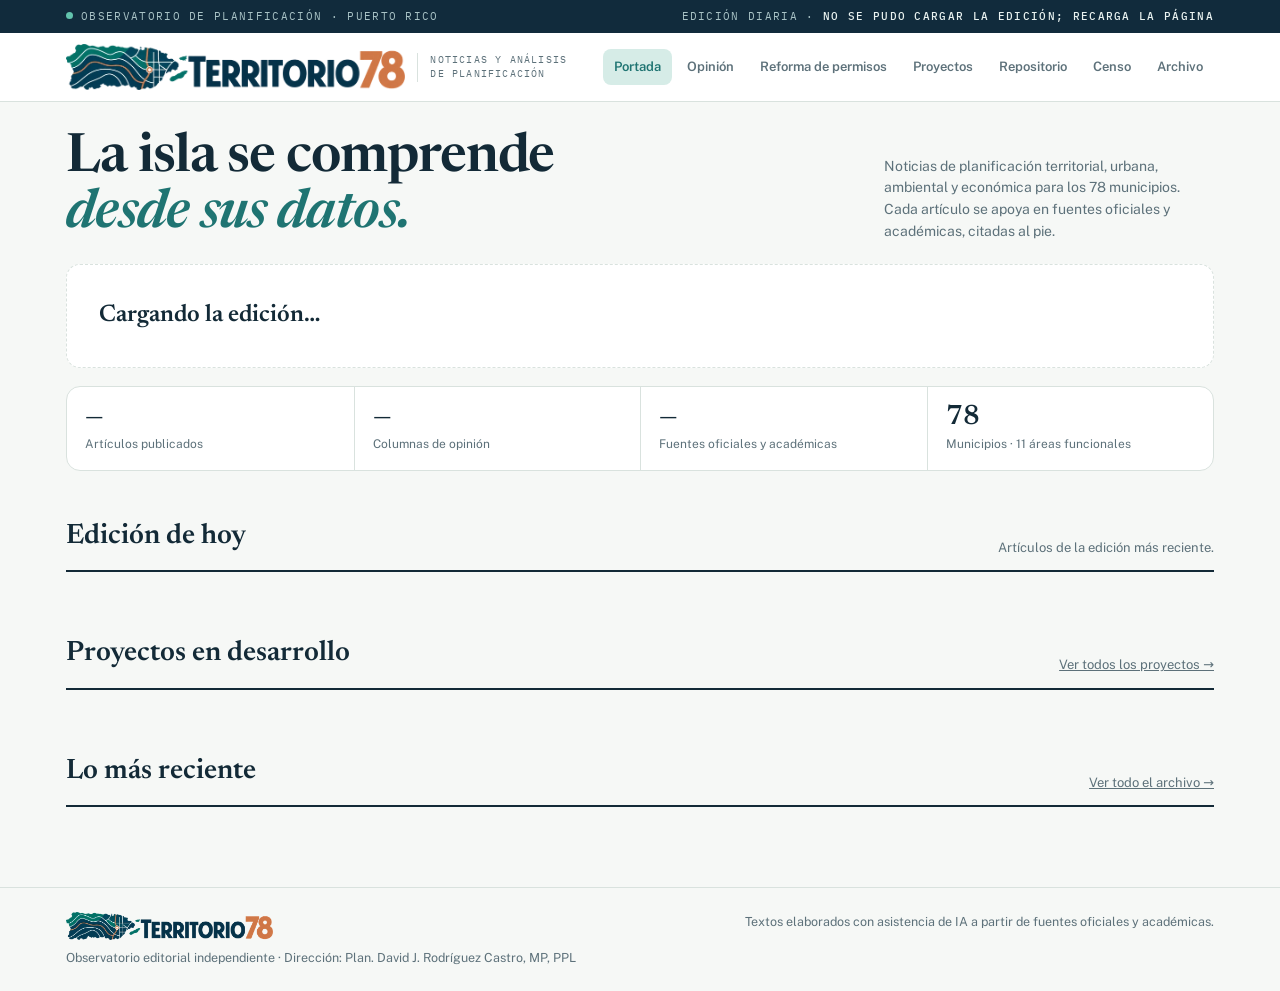
<file: sitio/index.html>
<!doctype html>
<html lang="es">
<head>
<meta charset="utf-8">
<meta name="viewport" content="width=device-width,initial-scale=1,viewport-fit=cover">
<meta name="description" content="Territorio 78: noticias y análisis diarios de planificación territorial, urbana, ambiental y económica para los 78 municipios de Puerto Rico, verificados contra fuentes oficiales y académicas. Por Plan. David J. Rodríguez Castro, MP, PPL.">
<meta name="author" content="Plan. David J. Rodríguez Castro, MP, PPL">
<meta property="og:title" content="Territorio 78 · Observatorio de planificación de Puerto Rico">
<meta property="og:description" content="Noticias diarias de planificación verificadas contra fuentes oficiales y académicas.">
<meta property="og:type" content="website">
<meta name="theme-color" content="#112b3c">
<link rel="icon" type="image/webp" href="[data-uri]">
<link rel="apple-touch-icon" href="[data-uri]">
<style>:root{color-scheme:light;padding-top:env(safe-area-inset-top,0px);padding-bottom:env(safe-area-inset-bottom,0px)}body{margin:0;font:14px system-ui,sans-serif}img{max-width:100%}[hidden]{display:none!important}</style>
<title>Territorio 78</title>
<link rel="preconnect" href="https://fonts.googleapis.com">
<link rel="preconnect" href="https://fonts.gstatic.com" crossorigin>
<link rel="stylesheet" href="https://fonts.googleapis.com/css2?family=Newsreader:ital,opsz,wght@0,6..72,400;0,6..72,600;0,6..72,700;1,6..72,400&family=Public+Sans:wght@400;600;700;800&family=IBM+Plex+Mono:wght@400;500&display=swap">
<style>
/* Layout: periódico-observatorio. */
:root{
  --bg:#f6f8f6; --surface:#ffffff; --sunk:#edf2ef; --ink:#132a37; --muted:#5d717a; --line:#d9e2de;
  --navy:#112b3c; --navy-2:#164b54; --on-navy:#e9f2f0; --on-navy-muted:#a9c3c6;
  --teal:#1f7472; --teal-soft:#d6ece7; --gold:#b35c2e; --gold-soft:#f8e8dd;
  --ok:#2d7a4f; --ok-soft:#e1f1e7; --warn:#9a5b1f; --warn-soft:#f6eadb;
  --display:"Newsreader",Georgia,"Times New Roman",serif;
  --sans:"Public Sans","Segoe UI",system-ui,sans-serif;
  --mono:"IBM Plex Mono",ui-monospace,Menlo,Consolas,monospace;
  --radius:14px;
}
@media (prefers-color-scheme: dark){:root:not([data-theme="light"]){
  --bg:#0d1c25; --surface:#132631; --sunk:#0f212b; --ink:#e3ecea; --muted:#9db1b6; --line:#24404b;
  --navy:#0a1820; --navy-2:#123b42; --on-navy:#e9f2f0; --on-navy-muted:#93b1b4;
  --teal:#6cc3b5; --teal-soft:#173d3e; --gold:#e58e5f; --gold-soft:#3a2a20;
  --ok:#7fcf9c; --ok-soft:#173326; --warn:#e3a868; --warn-soft:#33261a; color-scheme:dark}}
:root[data-theme="dark"]{
  --bg:#0d1c25; --surface:#132631; --sunk:#0f212b; --ink:#e3ecea; --muted:#9db1b6; --line:#24404b;
  --navy:#0a1820; --navy-2:#123b42; --on-navy:#e9f2f0; --on-navy-muted:#93b1b4;
  --teal:#6cc3b5; --teal-soft:#173d3e; --gold:#e58e5f; --gold-soft:#3a2a20;
  --ok:#7fcf9c; --ok-soft:#173326; --warn:#e3a868; --warn-soft:#33261a; color-scheme:dark}

*{box-sizing:border-box}
body{background:var(--bg);color:var(--ink);font-family:var(--sans);font-size:15px;line-height:1.55;-webkit-font-smoothing:antialiased}
body::before{content:"";position:fixed;inset:0 0 auto;height:env(safe-area-inset-top,0px);z-index:10;background:var(--surface)}
a{color:inherit}
button,input,select{font:inherit;color:inherit}
:focus-visible{outline:3px solid var(--teal);outline-offset:2px;border-radius:4px}
.wrap{max-width:1180px;margin:0 auto;padding-left:max(16px,env(safe-area-inset-left,0px));padding-right:max(16px,env(safe-area-inset-right,0px))}
.label{font-family:var(--mono);font-size:11px;letter-spacing:.12em;text-transform:uppercase}
h1,h2,h3{font-family:var(--display);text-wrap:balance;margin:0}

/* Banda de edición */
.edition{background:var(--navy);color:var(--on-navy-muted)}
.edition .wrap{display:flex;justify-content:space-between;gap:12px;flex-wrap:wrap;padding-block:8px}
.edition b{color:var(--on-navy);font-weight:500}
.dot{display:inline-block;width:7px;height:7px;border-radius:50%;background:#62c3ad;margin-right:8px;vertical-align:1px}
.dot.stale{background:var(--gold)}

/* Cabecera */
header.mast{position:sticky;top:env(safe-area-inset-top,0px);z-index:20;background:var(--surface);border-bottom:1px solid var(--line)}
header.mast .wrap{display:flex;align-items:center;gap:20px;min-height:68px;flex-wrap:wrap;padding-block:8px}
.brand{display:flex;align-items:center;gap:12px;text-decoration:none}
.mark{width:44px;height:44px;border-radius:9px;background:var(--navy);color:var(--on-navy);display:grid;place-items:center;font:700 22px var(--display);position:relative;overflow:hidden;flex-shrink:0}
.mark::after{content:"";position:absolute;width:38px;height:38px;border-radius:50%;border:1px solid #7fb3ad80;left:17px;top:15px;box-shadow:0 0 0 6px #7fb3ad1f}
.brand-name{font-weight:800;letter-spacing:.04em;font-size:16px;line-height:1.1}
.brand-name small{display:block;font-family:var(--mono);font-weight:400;font-size:10px;letter-spacing:.12em;color:var(--muted);text-transform:uppercase;margin-top:3px}
.logo{display:block;height:46px;width:auto;max-width:100%}
.logo-d{display:none}
@media (prefers-color-scheme: dark){:root:not([data-theme="light"]) .logo-l{display:none}:root:not([data-theme="light"]) .logo-d{display:block}}
:root[data-theme="dark"] .logo-l{display:none}
:root[data-theme="dark"] .logo-d{display:block}
.brand-tag{font-family:var(--mono);font-size:10px;letter-spacing:.12em;text-transform:uppercase;color:var(--muted);line-height:1.45;border-left:1px solid var(--line);padding-left:12px}
.foot-logo{height:28px;width:auto;margin-bottom:8px;vertical-align:top}
footer .wrap > span:first-child{display:flex;flex-direction:column;align-items:flex-start}
@media (max-width:600px){.logo{height:34px}.brand-tag{display:none}}
nav.main{display:flex;gap:4px;margin-left:auto;flex-wrap:wrap}
nav.main a{text-decoration:none;font-size:13px;font-weight:600;color:var(--muted);padding:8px 11px;border-radius:8px}
nav.main a:hover{color:var(--ink);background:var(--sunk)}
nav.main a[aria-current="page"]{color:var(--teal);background:var(--teal-soft)}

main{padding-block:28px 64px}
.view[hidden]{display:none!important}

/* Portada */
.lede{display:grid;grid-template-columns:minmax(0,1fr) auto;gap:24px;align-items:end;margin-bottom:22px}
.lede h1{font-size:clamp(32px,4.6vw,54px);line-height:1.04;letter-spacing:-.02em;font-weight:600}
.lede h1 em{font-style:italic;color:var(--teal)}
.lede p{margin:0;max-width:330px;color:var(--muted);font-size:14px}
.front{display:grid;grid-template-columns:minmax(0,1.6fr) minmax(0,1fr);border-radius:var(--radius);overflow:hidden;border:1px solid var(--line)}
.hero{position:relative;overflow:hidden;background:linear-gradient(130deg,var(--navy) 10%,var(--navy-2) 100%);color:var(--on-navy);padding:36px 36px 30px;display:flex;flex-direction:column;justify-content:space-between;gap:28px;min-height:380px;cursor:pointer;text-decoration:none}
.hero canvas{position:absolute;inset:0;width:100%;height:100%;pointer-events:none;opacity:.55}
.hero > *{position:relative}
.hero .label{color:#9fd8c8}
.hero h2{font-size:clamp(28px,3.4vw,44px);line-height:1.1;font-weight:600;margin:12px 0 12px;letter-spacing:-.01em}
.hero p{color:var(--on-navy-muted);max-width:60ch;margin:0;font-size:15px}
.hero-foot{display:flex;justify-content:space-between;align-items:center;gap:12px;flex-wrap:wrap;font-size:12px;color:var(--on-navy-muted)}
.hero-foot .go{background:var(--on-navy);color:var(--navy);font-weight:700;font-size:13px;padding:10px 14px;border-radius:8px}
.radar{background:var(--sunk);padding:24px;display:flex;flex-direction:column;min-width:0}
.radar-head{display:flex;justify-content:space-between;color:var(--teal);margin-bottom:6px}
.radar a{display:grid;grid-template-columns:auto minmax(0,1fr);gap:12px;padding:14px 0;border-top:1px solid var(--line);text-decoration:none}
.radar a:first-of-type{border-top:0}
.radar .n{font:600 22px/1 var(--display);color:var(--gold);min-width:22px}
.radar strong{display:block;font-family:var(--display);font-size:17px;line-height:1.25;font-weight:600}
.radar a:hover strong{color:var(--teal)}
.radar small{display:block;color:var(--muted);font-size:12px;margin-top:4px}

.strip{display:grid;grid-template-columns:repeat(4,minmax(0,1fr));border:1px solid var(--line);border-radius:var(--radius);margin-top:18px;background:var(--surface)}
.strip div{padding:16px 18px;border-left:1px solid var(--line)}
.strip div:first-child{border-left:0}
.strip strong{display:block;font:600 28px/1 var(--display);font-variant-numeric:tabular-nums}
.strip small{color:var(--muted);font-size:12px}

.sec-head{display:flex;justify-content:space-between;align-items:end;gap:20px;flex-wrap:wrap;margin:44px 0 16px;padding-bottom:12px;border-bottom:2px solid var(--ink)}
.sec-head h2{font-size:28px;font-weight:600}
.sec-head p{margin:0;color:var(--muted);font-size:13px;max-width:52ch}

.tools{display:grid;grid-template-columns:minmax(0,2fr) repeat(3,minmax(0,1fr));gap:10px;margin-bottom:16px}
.field{width:100%;border:1px solid var(--line);background:var(--surface);border-radius:9px;padding:10px 12px;font-size:14px;min-width:0}

.grid{display:grid;grid-template-columns:repeat(3,minmax(0,1fr));gap:16px}
.card{background:var(--surface);border:1px solid var(--line);border-radius:var(--radius);padding:20px;display:flex;flex-direction:column;gap:10px;text-decoration:none;min-width:0;transition:border-color .15s,transform .15s}
.card:hover{border-color:var(--teal);transform:translateY(-2px)}
.card .top{display:flex;justify-content:space-between;gap:8px;align-items:center}
.cat{color:var(--teal)}
.card h3{font-size:21px;line-height:1.2;font-weight:600}
.card p{margin:0;color:var(--muted);font-size:14px}
.card .meta{margin-top:auto;padding-top:10px;border-top:1px solid var(--line);display:flex;justify-content:space-between;gap:8px;color:var(--muted);font-size:12px;flex-wrap:wrap}
.pill{display:inline-flex;align-items:center;gap:6px;font-family:var(--mono);font-size:10.5px;letter-spacing:.06em;text-transform:uppercase;padding:3px 8px;border-radius:99px;white-space:nowrap}
.pill.ok{background:var(--ok-soft);color:var(--ok)}
.pill.warn{background:var(--warn-soft);color:var(--warn)}
.pill.gold{background:var(--gold-soft);color:var(--gold)}
.pill.off{background:var(--sunk);color:var(--muted)}
.count{color:var(--muted);font-size:12px;text-align:right;margin-top:12px}

/* Estados */
.empty{border:1px dashed var(--line);border-radius:var(--radius);padding:32px;background:var(--surface);display:grid;gap:10px;justify-items:start}
.empty h3{font-size:24px;font-weight:600}
.empty p{margin:0;color:var(--muted);max-width:62ch}
.notice{margin-top:14px;background:var(--warn-soft);color:var(--warn);padding:10px 14px;border-radius:9px;font-size:13px}

/* Lectura */
.reader{display:grid;grid-template-columns:minmax(0,1fr) 320px;gap:48px;align-items:start}
.back{display:inline-flex;gap:6px;align-items:center;font-size:13px;font-weight:600;color:var(--muted);text-decoration:none;margin-bottom:18px}
.back:hover{color:var(--teal)}
.reader h1{font-size:clamp(32px,4.2vw,50px);line-height:1.06;font-weight:600;letter-spacing:-.015em;margin:12px 0 14px}
.dek{font-family:var(--display);font-size:21px;line-height:1.45;color:var(--muted);margin:0 0 18px;max-width:62ch}
.byline{display:flex;gap:8px 18px;flex-wrap:wrap;color:var(--muted);font-size:13px;padding:12px 0;border-top:1px solid var(--line);border-bottom:1px solid var(--line);margin-bottom:26px}
.byline b{color:var(--ink);font-weight:600}
.body{font-family:var(--display);font-size:19px;line-height:1.7;max-width:66ch}
.body p{margin:0 0 1.05em}
.body h2{font-size:25px;font-weight:600;margin:1.6em 0 .5em}
.body ul{margin:0 0 1.05em;padding-left:1.2em}
.body li{margin-bottom:.4em}
.body strong{font-weight:700}
.side{position:sticky;top:calc(env(safe-area-inset-top,0px) + 90px);display:grid;gap:16px}
.box{background:var(--surface);border:1px solid var(--line);border-radius:var(--radius);padding:18px}
.box h3{font-family:var(--sans);font-size:12px;font-weight:800;letter-spacing:.1em;text-transform:uppercase;margin-bottom:12px;color:var(--muted)}
.meter{height:8px;border-radius:99px;background:var(--sunk);overflow:hidden;margin:10px 0 6px}
.meter i{display:block;height:100%;background:var(--ok);border-radius:99px}
.kv{display:grid;grid-template-columns:auto minmax(0,1fr);gap:6px 12px;font-size:13px}
.kv dt{color:var(--muted)}
.kv dd{margin:0;text-align:right;font-variant-numeric:tabular-nums}
.srcs{list-style:none;margin:0;padding:0;display:grid;gap:10px}
.srcs a{font-size:13.5px;font-weight:600;text-decoration:underline;text-decoration-color:var(--line);text-underline-offset:3px;word-break:break-word}
.srcs a:hover{color:var(--teal);text-decoration-color:var(--teal)}
.srcs .pill{margin-top:4px}
.refs{margin-top:40px;padding-top:18px;border-top:2px solid var(--ink);max-width:66ch}
.refs h2{font-size:20px;font-weight:600;margin-bottom:12px}
.refs ol{margin:0;padding-left:1.3em;display:grid;gap:10px;font-size:14px;color:var(--muted)}
.refs li{padding-left:.5em;text-indent:0;word-break:break-word}
.disclaim{font-size:12.5px;color:var(--muted);margin-top:22px;max-width:66ch}
.admin{display:flex;gap:8px;flex-wrap:wrap;align-items:center}
.btn{border:1px solid var(--line);background:var(--surface);border-radius:8px;padding:8px 12px;font-size:13px;font-weight:700;cursor:pointer}
.btn:hover{border-color:var(--ink)}
.btn.danger{color:var(--warn);border-color:var(--warn)}
.btn.primary{background:var(--teal);border-color:var(--teal);color:var(--surface)}

/* Ediciones */
.log{display:grid;gap:14px}
.ed{background:var(--surface);border:1px solid var(--line);border-radius:var(--radius);padding:20px;display:grid;grid-template-columns:150px minmax(0,1fr);gap:20px}
.ed .d{font:600 22px/1.15 var(--display)}
.ed .d small{display:block;font-family:var(--mono);font-size:11px;color:var(--muted);font-weight:400;margin-top:6px;letter-spacing:.06em}
.flow{display:flex;gap:8px;flex-wrap:wrap;margin-bottom:12px}
.flow span{font-family:var(--mono);font-size:11.5px;padding:5px 9px;border-radius:7px;background:var(--sunk);color:var(--ink)}
.flow span b{color:var(--teal);font-weight:500}
.ed p{margin:0 0 8px;font-size:14px}
.ed details{font-size:13.5px;color:var(--muted)}
.ed summary{cursor:pointer;font-weight:600;color:var(--ink)}
.ed ul{margin:8px 0 0;padding-left:1.2em}

/* Método */
.team{display:grid;grid-template-columns:repeat(3,minmax(0,1fr));gap:16px}
.role{background:var(--surface);border:1px solid var(--line);border-radius:var(--radius);padding:20px;display:grid;gap:8px;align-content:start}
.role .step{font-family:var(--mono);font-size:11px;color:var(--gold);letter-spacing:.1em}
.role h3{font-size:21px;font-weight:600}
.role p{margin:0;color:var(--muted);font-size:14px}
.rules{margin-top:24px;background:var(--navy);color:var(--on-navy);border-radius:var(--radius);padding:28px;display:grid;grid-template-columns:minmax(0,1fr) minmax(0,1fr);gap:28px}
.rules h3{font-size:26px;font-weight:600}
.rules ul{margin:0;padding-left:1.1em;display:grid;gap:8px;color:var(--on-navy-muted);font-size:14px}
.rules ul b{color:var(--on-navy);font-weight:600}

/* Visuales */
:root{--s1:#2a78d6;--s2:#eb6834;--s3:#1baf7a;--grid:#e3e9e6}
@media (prefers-color-scheme: dark){:root:not([data-theme="light"]){--s1:#3987e5;--s2:#d95926;--s3:#199e70;--grid:#24404b}}
:root[data-theme="dark"]{--s1:#3987e5;--s2:#d95926;--s3:#199e70;--grid:#24404b}
.viz{margin:30px 0;font-family:var(--sans);background:var(--surface);border:1px solid var(--line);border-radius:var(--radius);padding:20px;max-width:66ch}
.viz h4{margin:0 0 4px;font:600 18px/1.3 var(--display)}
.viz .vsub{font-size:12px;color:var(--muted);margin:0 0 14px}
.viz .vsrc{font-size:11.5px;color:var(--muted);margin:14px 0 0;font-family:var(--mono);letter-spacing:.02em}
.figs{display:grid;grid-template-columns:repeat(auto-fit,minmax(140px,1fr));gap:14px}
.fig{border-top:3px solid var(--teal);padding-top:10px}
.fig strong{display:block;font:600 32px/1.05 var(--display);font-variant-numeric:tabular-nums;letter-spacing:-.01em}
.fig span{display:block;font-size:13px;margin-top:6px;line-height:1.4}
.fig small{display:block;font-size:11.5px;color:var(--muted);margin-top:4px}
.bars{display:grid;gap:10px}
.bar-row{display:grid;grid-template-columns:minmax(0,9.5em) minmax(0,1fr);gap:12px;align-items:center;font-size:13px}
.bar-row .bl{text-align:right;color:var(--ink);line-height:1.25}
.bar-track{display:grid;gap:3px}
.bar{display:flex;align-items:center;gap:8px;min-height:18px}
.bar i{display:block;height:16px;border-radius:0 4px 4px 0;min-width:2px}
.bar b{font-weight:600;font-size:12.5px;font-variant-numeric:tabular-nums;white-space:nowrap}
.legend{display:flex;gap:14px;flex-wrap:wrap;font-size:12px;color:var(--muted);margin-bottom:12px}
.legend span{display:inline-flex;align-items:center;gap:6px}
.legend i{width:10px;height:10px;border-radius:3px;display:inline-block}
.vtable{overflow-x:auto;margin:0 -4px}
.vtable table{border-collapse:collapse;width:100%;font-size:13.5px;min-width:420px}
.vtable th{font-family:var(--mono);font-size:10.5px;letter-spacing:.08em;text-transform:uppercase;color:var(--muted);text-align:left;font-weight:500;padding:8px 10px;border-bottom:2px solid var(--ink)}
.vtable td{padding:9px 10px;border-bottom:1px solid var(--line);vertical-align:top;font-variant-numeric:tabular-nums}
.vtable tr:last-child td{border-bottom:0}
.steps{list-style:none;margin:0;padding:0;display:grid;gap:0}
.steps li{display:grid;grid-template-columns:22px minmax(0,1fr);gap:12px;position:relative;padding-bottom:16px}
.steps li::before{content:"";position:absolute;left:10px;top:18px;bottom:0;width:2px;background:var(--line)}
.steps li:last-child::before{display:none}
.steps .k{width:22px;height:22px;border-radius:50%;border:2px solid var(--teal);background:var(--surface);position:relative;z-index:1}
.steps .hecho .k{background:var(--teal)}
.steps .actual .k{box-shadow:0 0 0 4px var(--teal-soft)}
.steps .pendiente .k{border-style:dashed;border-color:var(--muted)}
.steps b{display:block;font-size:14px}
.steps span{font-size:13px;color:var(--muted)}
.line svg{width:100%;height:auto;display:block;overflow:visible}
.line text{font-family:var(--sans);font-size:11px;fill:var(--muted)}
.line .gl{stroke:var(--grid);stroke-width:1}
.vdata summary{font-size:12px;color:var(--muted);cursor:pointer;margin-top:12px}
.photo{margin:26px 0;max-width:66ch}
.photo img{width:100%;border-radius:var(--radius);display:block;background:var(--sunk)}
.photo figcaption{font-size:12px;color:var(--muted);margin-top:8px;font-family:var(--sans)}
.pmap{margin:0}
.pmap svg{width:100%;height:auto;display:block}
.pmap path{fill:var(--sunk);stroke:var(--surface);stroke-width:.6}
.pmap path.on{fill:var(--teal)}
.chips{display:flex;flex-wrap:wrap;gap:6px;margin-top:10px}
.chips span{font-size:12px;padding:3px 9px;border-radius:99px;background:var(--teal-soft);color:var(--teal);font-weight:600}
.card .kfig{font:600 30px/1 var(--display);color:var(--teal);font-variant-numeric:tabular-nums}
.card .kfig small{display:block;font:400 12px/1.35 var(--sans);color:var(--muted);margin-top:4px}
.author{display:flex;align-items:center;gap:10px}
.author .av{width:34px;height:34px;border-radius:50%;background:var(--navy);color:var(--on-navy);display:grid;place-items:center;font:600 13px var(--display);flex-shrink:0}
.author small{display:block;color:var(--muted);font-size:11.5px}

/* Opinión y proyectos */
.op-strip{display:grid;grid-template-columns:minmax(0,1.25fr) minmax(0,1fr);gap:0;border:1px solid var(--line);border-radius:var(--radius);overflow:hidden;background:var(--surface);text-decoration:none}
.op-strip .q{padding:30px 32px;background:var(--gold-soft);display:flex;flex-direction:column;justify-content:space-between;gap:20px}
.op-strip .q blockquote{margin:0;font:italic 400 clamp(22px,2.6vw,30px)/1.3 var(--display);color:var(--ink)}
.op-strip .q blockquote::before{content:"“";display:block;font:700 64px/0.6 var(--display);color:var(--gold);margin-bottom:10px}
.op-strip .t{padding:30px 32px;display:flex;flex-direction:column;gap:12px}
.op-strip .t h3{font-size:26px;line-height:1.15;font-weight:600}
.op-strip .t p{margin:0;color:var(--muted)}
.op-strip:hover h3{color:var(--gold)}
.cat-op{color:var(--gold)}
.op-grid{display:grid;grid-template-columns:repeat(2,minmax(0,1fr));gap:16px}
.op-card{background:var(--surface);border:1px solid var(--line);border-radius:var(--radius);padding:24px;display:flex;flex-direction:column;gap:12px;text-decoration:none;min-width:0}
.op-card:hover{border-color:var(--gold)}
.op-card blockquote{margin:0;font:italic 400 20px/1.4 var(--display);border-left:3px solid var(--gold);padding-left:14px}
.op-card h3{font-size:22px;line-height:1.2;font-weight:600}
.op-card .meta{margin-top:auto;font-size:12px;color:var(--muted);display:flex;justify-content:space-between;gap:8px;flex-wrap:wrap}
.pull{margin:28px 0;padding:6px 0 6px 22px;border-left:4px solid var(--gold);font:italic 400 25px/1.4 var(--display);color:var(--ink)}
.opnote{margin-top:22px;padding:14px 16px;border-radius:10px;background:var(--gold-soft);font-size:13px;color:var(--ink);max-width:66ch;font-family:var(--sans)}
.columnist{display:flex;gap:14px;align-items:center;background:var(--surface);border:1px solid var(--line);border-radius:var(--radius);padding:18px 20px;margin-bottom:18px}
.columnist .av{width:52px;height:52px;border-radius:50%;background:var(--navy);color:var(--on-navy);display:grid;place-items:center;font:600 19px var(--display);flex-shrink:0}
.columnist p{margin:2px 0 0;color:var(--muted);font-size:13.5px}
.pj-grid{display:grid;grid-template-columns:repeat(2,minmax(0,1fr));gap:16px}
.pj{background:var(--surface);border:1px solid var(--line);border-radius:var(--radius);padding:22px;display:flex;flex-direction:column;gap:12px;min-width:0}
.pj .top{display:flex;justify-content:space-between;align-items:center;gap:8px;flex-wrap:wrap}
.pj h3{font-size:22px;line-height:1.2;font-weight:600}
.pj > p{margin:0;color:var(--muted);font-size:14.5px}
.pj .esc{font-family:var(--mono);font-size:11px;color:var(--muted);letter-spacing:.04em}
.pj details{border-top:1px solid var(--line);padding-top:10px}
.pj summary{cursor:pointer;font-size:13px;font-weight:700;color:var(--teal)}
.pj h4{margin:14px 0 6px;font-family:var(--mono);font-size:10.5px;letter-spacing:.1em;text-transform:uppercase;color:var(--muted);font-weight:500}
.pj ul{margin:0;padding-left:1.1em;font-size:14px;display:grid;gap:4px}
.pj-teaser{display:grid;grid-template-columns:repeat(4,minmax(0,1fr));gap:12px}
.pj-teaser a{display:flex;flex-direction:column;gap:8px;padding:16px;border:1px solid var(--line);border-radius:12px;background:var(--surface);text-decoration:none;min-width:0}
.pj-teaser a:hover{border-color:var(--teal)}
.pj-teaser strong{font:600 17px/1.25 var(--display)}
.pj-teaser .pill{align-self:flex-start}
.pj-note{font-size:13px;color:var(--muted);margin:14px 0 0;max-width:80ch}
@media (max-width:900px){.op-strip,.op-grid,.pj-grid{grid-template-columns:minmax(0,1fr)}.pj-teaser{grid-template-columns:repeat(2,minmax(0,1fr))}}
@media (max-width:600px){.pj-teaser{grid-template-columns:minmax(0,1fr)}.op-strip .q,.op-strip .t{padding:22px}}

/* Reforma de permisos */
.rf-state{display:grid;grid-template-columns:minmax(0,1.4fr) minmax(0,1fr);border-radius:var(--radius);overflow:hidden;border:1px solid var(--line)}
.rf-state .main{background:linear-gradient(130deg,var(--navy) 10%,var(--navy-2) 100%);color:var(--on-navy);padding:30px 32px;display:flex;flex-direction:column;gap:12px}
.rf-state .main .label{color:#9fd8c8}
.rf-state .main h3{font:600 clamp(26px,3vw,36px)/1.12 var(--display);margin:0}
.rf-state .main p{margin:0;color:var(--on-navy-muted);max-width:62ch}
.rf-state .main .tag{align-self:flex-start;background:var(--gold);color:#fff;font-family:var(--mono);font-size:11px;letter-spacing:.06em;text-transform:uppercase;padding:5px 10px;border-radius:99px}
.rf-state .nums{background:var(--surface);display:grid;grid-template-columns:1fr 1fr}
.rf-state .nums div{padding:20px 22px;border-left:1px solid var(--line);border-top:1px solid var(--line)}
.rf-state .nums div:nth-child(-n+2){border-top:0}
.rf-state .nums strong{display:block;font:600 34px/1 var(--display);font-variant-numeric:tabular-nums}
.rf-state .nums small{color:var(--muted);font-size:12.5px}
.stages{list-style:none;margin:22px 0 0;padding:0;display:grid;grid-template-columns:repeat(8,minmax(0,1fr));gap:0;counter-reset:st}
.stages li{position:relative;padding:34px 6px 0;text-align:center;font-size:12.5px;line-height:1.3;color:var(--muted)}
.stages li::before{content:"";position:absolute;top:13px;left:0;right:0;height:3px;background:var(--line)}
.stages li:first-child::before{left:50%}.stages li:last-child::before{right:50%}
.stages li i{position:absolute;top:4px;left:50%;transform:translateX(-50%);width:21px;height:21px;border-radius:50%;background:var(--surface);border:2px dashed var(--muted);z-index:1}
.stages li.done{color:var(--ink)}.stages li.done::before{background:var(--teal)}
.stages li.done i{background:var(--teal);border:2px solid var(--teal)}
.stages li.now{color:var(--ink);font-weight:700}
.stages li.now i{background:var(--gold);border:2px solid var(--gold);box-shadow:0 0 0 5px var(--gold-soft)}
.stages li.now::before{background:linear-gradient(90deg,var(--teal) 50%,var(--line) 50%)}
.rf-line{margin-top:26px;background:var(--surface);border:1px solid var(--line);border-radius:var(--radius);padding:18px 20px}
.rf-line h4{margin:0 0 4px;font:600 18px/1.3 var(--display)}
.rf-sc{overflow-x:auto;padding-bottom:4px}
.rf-line svg{width:100%;min-width:680px;height:auto;display:block;overflow:visible}
.rf-line text{font-family:var(--sans);font-size:11px;fill:var(--muted)}
.rf-list{list-style:none;margin:0;padding:0;display:grid;gap:0}
.rf-item{display:grid;grid-template-columns:120px minmax(0,1fr);gap:20px;padding:20px 0;border-top:1px solid var(--line)}
.rf-item:first-child{border-top:0}
.rf-item .d{font:600 18px/1.2 var(--display)}
.rf-item .d small{display:block;font:400 11px var(--mono);letter-spacing:.06em;color:var(--muted);margin-top:6px;text-transform:uppercase}
.rf-item h4{margin:6px 0 6px;font:600 21px/1.25 var(--display)}
.rf-item p{margin:0 0 10px;color:var(--ink);max-width:70ch}
.rf-links{display:flex;gap:8px;flex-wrap:wrap}
.rf-links a{display:inline-flex;align-items:center;gap:6px;font-size:13px;font-weight:700;color:var(--teal);text-decoration:none;border:1px solid var(--line);padding:6px 11px;border-radius:8px;background:var(--surface)}
.rf-links a:hover{border-color:var(--teal)}
.rf-new{background:var(--gold-soft);color:var(--gold)}
.rf-front{display:flex;align-items:center;gap:14px;flex-wrap:wrap;margin-top:14px;padding:14px 18px;border:1px solid var(--line);border-left:4px solid var(--gold);border-radius:12px;background:var(--surface);text-decoration:none}
.rf-front b{font-family:var(--display);font-size:18px;font-weight:600}
.rf-front span{color:var(--muted);font-size:13.5px}
.rf-front .go{margin-left:auto;color:var(--teal);font-weight:700;font-size:13px}
@media (max-width:900px){.rf-state{grid-template-columns:minmax(0,1fr)}.stages{grid-template-columns:repeat(4,minmax(0,1fr));row-gap:14px}.stages li:nth-child(4)::before{right:50%}.stages li:nth-child(5)::before{left:50%}}
@media (max-width:600px){.rf-item{grid-template-columns:minmax(0,1fr);gap:6px}.rf-state .main{padding:22px}.stages{grid-template-columns:repeat(2,minmax(0,1fr))}.stages li::before{display:none}}

/* Repositorio de planes */
.rp-top{display:grid;grid-template-columns:minmax(0,1.3fr) minmax(0,1fr);gap:16px;align-items:start}
.rp-map{background:var(--surface);border:1px solid var(--line);border-radius:var(--radius);padding:16px}
.rp-map svg{width:100%;height:auto;display:block}
.rp-map path{stroke:var(--surface);stroke-width:.7;cursor:pointer;fill:var(--sunk)}
.rp-map path.c1{fill:var(--teal)}.rp-map path.c2{fill:var(--gold)}.rp-map path.c3{fill:var(--warn)}
.rp-map path:hover,.rp-map path.sel{stroke:var(--ink);stroke-width:1.6}
.rp-map .legend{margin:10px 0 0}
.rp-kpis{display:grid;grid-template-columns:1fr 1fr;gap:10px}
.rp-kpis div{background:var(--surface);border:1px solid var(--line);border-radius:12px;padding:14px 16px}
.rp-kpis strong{display:block;font:600 30px/1 var(--display);font-variant-numeric:tabular-nums}
.rp-kpis small{color:var(--muted);font-size:12.5px}
.rp-tools{display:grid;grid-template-columns:minmax(0,2fr) repeat(2,minmax(0,1fr));gap:10px;margin:18px 0}
.rp-grid{display:grid;grid-template-columns:repeat(2,minmax(0,1fr));gap:12px;align-items:start}
.rp-top.nomap{grid-template-columns:minmax(0,1fr)}
.rp-top.nomap .rp-kpis{grid-template-columns:repeat(4,minmax(0,1fr))}
@media (max-width:600px){.rp-top.nomap .rp-kpis{grid-template-columns:1fr 1fr}}
.rp-mun{background:var(--surface);border:1px solid var(--line);border-radius:12px;padding:0;min-width:0}
.rp-mun > summary{list-style:none;cursor:pointer;padding:14px 16px;display:grid;grid-template-columns:minmax(0,1fr) auto;gap:4px 10px;align-items:center}
.rp-mun > summary::-webkit-details-marker{display:none}
.rp-mun > summary b{font:600 19px/1.2 var(--display)}
.rp-mun > summary small{grid-column:1/-1;color:var(--muted);font-size:12.5px}
.rp-mun[open]{border-color:var(--teal)}
.rp-docs{list-style:none;margin:0;padding:0 16px 14px;display:grid;gap:0}
.rp-docs li{display:grid;grid-template-columns:minmax(0,1fr) auto;gap:10px;align-items:center;padding:8px 0;border-top:1px solid var(--line);font-size:13.5px}
.rp-docs .k{display:inline-block;font-family:var(--mono);font-size:10px;letter-spacing:.06em;text-transform:uppercase;color:var(--muted);margin-right:6px}
.rp-docs a{font-weight:700;color:var(--teal);text-decoration:none;white-space:nowrap;font-size:12.5px}
.rp-docs a:hover{text-decoration:underline}
.rp-sec{margin-top:8px}
@media (max-width:900px){.rp-top,.rp-grid{grid-template-columns:minmax(0,1fr)}.rp-tools{grid-template-columns:minmax(0,1fr) minmax(0,1fr)}.rp-tools .field:first-child{grid-column:1/-1}}

/* Censo */
.cs-hero{display:grid;grid-template-columns:minmax(0,1.2fr) minmax(0,1fr);gap:0;border:1px solid var(--line);border-radius:var(--radius);overflow:hidden}
.cs-hero .a{background:linear-gradient(130deg,var(--navy) 10%,var(--navy-2) 100%);color:var(--on-navy);padding:28px 30px;display:flex;flex-direction:column;gap:12px;justify-content:center}
.cs-hero .a .label{color:#9fd8c8}
.cs-hero .a strong{font:600 clamp(40px,5vw,60px)/1 var(--display);font-variant-numeric:tabular-nums;letter-spacing:-.02em}
.cs-hero .a p{margin:0;color:var(--on-navy-muted);max-width:52ch}
.cs-hero .a .btn{align-self:flex-start;background:var(--on-navy);color:var(--navy);border:0;text-decoration:none;padding:10px 14px}
.cs-hero .b{background:var(--surface);display:grid;grid-template-columns:1fr 1fr}
.cs-hero .b div{padding:18px 20px;border-left:1px solid var(--line);border-top:1px solid var(--line)}
.cs-hero .b div:nth-child(-n+2){border-top:0}
.cs-hero .b strong{display:block;font:600 28px/1 var(--display);font-variant-numeric:tabular-nums}
.cs-hero .b small{color:var(--muted);font-size:12.5px}
.cs-grid{display:grid;grid-template-columns:repeat(2,minmax(0,1fr));gap:16px;align-items:start}
.cs-grid .viz{margin:0;max-width:none}
.cs-wide{grid-column:1/-1}
.cs-news{list-style:none;margin:0;padding:0}
.cs-news li{display:grid;grid-template-columns:110px minmax(0,1fr);gap:16px;padding:14px 0;border-top:1px solid var(--line)}
.cs-news li:first-child{border-top:0}
.cs-news b{font:600 18px/1.25 var(--display)}
.cs-news p{margin:4px 0 8px;font-size:14px}
@media (max-width:900px){.cs-hero,.cs-grid{grid-template-columns:minmax(0,1fr)}.cs-news li{grid-template-columns:minmax(0,1fr);gap:4px}}

footer{border-top:1px solid var(--line);padding-block:24px;color:var(--muted);font-size:12.5px}
footer .wrap{display:flex;justify-content:space-between;gap:16px;flex-wrap:wrap}

@media (max-width:900px){
  .front,.reader,.rules{grid-template-columns:minmax(0,1fr)}
  .side{position:static}
  .grid,.team{grid-template-columns:repeat(2,minmax(0,1fr))}
  .tools{grid-template-columns:minmax(0,1fr) minmax(0,1fr)}
  .tools .field:first-child{grid-column:1/-1}
  .lede{grid-template-columns:minmax(0,1fr)}
}
@media (max-width:600px){
  .grid,.team{grid-template-columns:minmax(0,1fr)}
  .strip{grid-template-columns:repeat(2,minmax(0,1fr))}
  .strip div:nth-child(3){border-left:0}
  .strip div:nth-child(n+3){border-top:1px solid var(--line)}
  .hero{padding:26px 22px;min-height:320px}
  .ed{grid-template-columns:minmax(0,1fr);gap:10px}
  nav.main{margin-left:0;width:100%}
  .body{font-size:18px}
}
@media (prefers-reduced-motion:reduce){.card{transition:none}.card:hover{transform:none}}
</style>
</head>
<body>


<div class="edition label">
  <div class="wrap">
    <span><span class="dot" id="liveDot"></span>Observatorio de planificación · Puerto Rico</span>
    <span id="editionLine">Edición diaria · <b>cargando…</b></span>
  </div>
</div>

<header class="mast">
  <div class="wrap">
    <a class="brand" href="#inicio" aria-label="Territorio 78, portada">
      <img class="logo logo-l" src="[data-uri]" alt="Territorio 78" width="339" height="46">
      <img class="logo logo-d" src="[data-uri]" alt="Territorio 78" width="339" height="46">
      <span class="brand-tag">Noticias y análisis<br>de planificación</span>
    </a>
    <nav class="main" aria-label="Secciones">
      <a href="#inicio" data-nav="inicio">Portada</a>
      <a href="#opinion" data-nav="opinion">Opinión</a>
      <a href="#reforma" data-nav="reforma">Reforma de permisos</a>
      <a href="#proyectos" data-nav="proyectos">Proyectos</a>
      <a href="#repositorio" data-nav="repositorio">Repositorio</a>
      <a href="#censo" data-nav="censo">Censo</a>
      <a href="#archivo" data-nav="archivo">Archivo</a>
    </nav>
  </div>
</header>

<main class="wrap">
  <!-- PORTADA -->
  <section class="view" id="v-inicio">
    <div class="lede">
      <h1>La isla se comprende <em>desde sus datos.</em></h1>
      <p>Noticias de planificación territorial, urbana, ambiental y económica para los 78 municipios. Cada artículo se apoya en fuentes oficiales y académicas, citadas al pie.</p>
    </div>
    <div id="frontSlot">
      <div class="empty" id="frontEmpty">
        <h3>Cargando la edición…</h3>
      </div>
    </div>
    <div class="strip" aria-label="Cobertura">
      <div><strong id="stPosts">—</strong><small>Artículos publicados</small></div>
      <div><strong id="stClaims">—</strong><small>Columnas de opinión</small></div>
      <div><strong id="stOfficial">—</strong><small>Fuentes oficiales y académicas</small></div>
      <div><strong>78</strong><small>Municipios · 11 áreas funcionales</small></div>
    </div>
    <a class="rf-front" id="rfFront" href="#reforma" hidden></a>

    <div class="sec-head">
      <h2>Edición de hoy</h2>
      <p id="todayNote">Artículos de la edición más reciente.</p>
    </div>
    <div class="grid" id="todayGrid"></div>

    <div id="opFront"></div>

    <div class="sec-head">
      <h2>Proyectos en desarrollo</h2>
      <p><a href="#proyectos">Ver todos los proyectos →</a></p>
    </div>
    <div class="pj-teaser" id="pjTeaser"></div>

    <div class="sec-head">
      <h2>Lo más reciente</h2>
      <p><a href="#archivo">Ver todo el archivo →</a></p>
    </div>
    <div class="grid" id="recentGrid"></div>
  </section>

  <!-- OPINIÓN -->
  <section class="view" id="v-opinion" hidden>
    <div class="sec-head" style="margin-top:0">
      <h2>Opinión</h2>
      <p>Columnas sobre el territorio, la ciudad y el futuro de Puerto Rico. Los datos citados provienen de fuentes oficiales y académicas; las opiniones son del autor.</p>
    </div>
    <div class="columnist"><span class="av" aria-hidden="true">DR</span><div><b>Plan. David J. Rodríguez Castro, MP, PPL</b><p>Planificador profesional. Escribe sobre ordenación territorial, vivienda, demografía y datos para decidir mejor.</p></div></div>
    <div class="op-grid" id="opGrid"></div>
  </section>

  <!-- REFORMA DE PERMISOS -->
  <section class="view" id="v-reforma" hidden>
    <div class="sec-head" style="margin-top:0">
      <h2>Reforma de permisos</h2>
      <p>Seguimiento diario del Código de Planificación y Permisos (sustitutivo de los P. del S. 1173 y 1183), desde su radicación hasta hoy. Lo más reciente aparece primero. Se actualiza cada día a las 7:00 a. m.</p>
    </div>
    <div id="rfState"></div>
    <ol class="stages" id="rfStages" aria-label="Etapas del trámite legislativo"></ol>
    <div class="rf-line" id="rfLine" hidden></div>
    <div class="sec-head"><h2>Cronología</h2><p>Cada entrada enlaza a su fuente para que puedas leerla completa.</p></div>
    <ol class="rf-list" id="rfList"></ol>
    <p class="pj-note">Resumen informativo elaborado a partir de fuentes oficiales (Senado, Cámara, SUTRA, La Fortaleza) y prensa reconocida, sin citas textuales extensas. No constituye asesoría legal. Una medida no es ley hasta que ambos cuerpos la aprueban y la gobernadora la firma.</p>
  </section>

  <!-- REPOSITORIO -->
  <section class="view" id="v-repositorio" hidden>
    <div class="sec-head" style="margin-top:0">
      <h2>Repositorio de planes territoriales</h2>
      <p>Planes de Ordenación Territorial, revisiones, órdenes ejecutivas, resoluciones, convenios, planes especiales y modificaciones al PUT, organizados por municipio y con enlace a cada documento.</p>
    </div>
    <div class="rp-top">
      <div class="rp-map" id="rpMapBox"><h3 style="font:600 18px/1.3 var(--display);margin:0 0 8px">Años desde la última orden ejecutiva</h3><div id="rpMap"><p style="color:var(--muted);font-size:13px">Cargando mapa…</p></div>
        <div class="legend"><span><i style="background:var(--teal)"></i>8 años o menos</span><span><i style="background:var(--gold)"></i>9 a 15 años</span><span><i style="background:var(--warn)"></i>Más de 15 años</span><span><i style="background:var(--sunk);border:1px solid var(--line)"></i>Sin documentos</span></div></div>
      <div><div class="rp-kpis" id="rpKpis"></div>
        <p class="pj-note" id="rpAct" style="margin-top:12px"></p><p class="pj-note">El Código Municipal (Ley 107-2020) dispone la revisión integral de los planes cada ocho años. El color del mapa usa el año de la orden ejecutiva más reciente que hay en el repositorio para cada municipio; es una aproximación, no una certificación de vigencia.</p></div>
    </div>
    <div class="rp-tools">
      <input class="field" id="rpQ" type="search" placeholder="Buscar municipio, orden ejecutiva, resolución…" aria-label="Buscar en el repositorio">
      <select class="field" id="rpCat" aria-label="Colección"><option value="Planes territoriales">Planes territoriales por municipio</option><option value="Planes especiales">Planes especiales y reservas</option><option value="Modificaciones al PUT">Modificaciones al PUT</option></select>
      <select class="field" id="rpTipo" aria-label="Tipo de documento"><option value="">Todos los tipos</option></select>
    </div>
    <div id="rpList"></div>
    <p class="pj-note">Los documentos se alojan en Google Drive. Si un enlace pide permiso de acceso, el documento aún no se ha compartido públicamente. Las órdenes ejecutivas y resoluciones son documentos oficiales del Gobierno de Puerto Rico y de la Junta de Planificación; el repositorio solo los organiza.</p>
  </section>

  <!-- CENSO -->
  <section class="view" id="v-censo" hidden>
    <div class="sec-head" style="margin-top:0">
      <h2>Observatorio censal</h2>
      <p>Estadísticas oficiales del Negociado del Censo de EE. UU. para Puerto Rico: censos decenales desde 1765, la Encuesta sobre la Comunidad, estimaciones de población, resiliencia comunitaria, permisos de construcción y censos económicos.</p>
    </div>
    <div id="csHero"></div>
    <div class="sec-head"><h2>Puerto Rico en cifras</h2><p id="csNota"></p></div>
    <div class="cs-grid" id="csGrid"></div>
    <div class="sec-head"><h2>Novedades del Censo</h2><p>Publicaciones nuevas del Censo con datos de Puerto Rico. Cada entrada enlaza a la fuente oficial.</p></div>
    <ol class="cs-news" id="csNews"></ol>
  </section>

  <!-- PROYECTOS -->
  <section class="view" id="v-proyectos" hidden>
    <div class="sec-head" style="margin-top:0">
      <h2>Proyectos en desarrollo</h2>
      <p>Líneas de investigación y herramientas en las que trabaja el autor. Se describen de forma general; los resultados se publicarán aquí cuando estén validados.</p>
    </div>
    <div class="pj-grid" id="pjGrid"></div>
    <p class="pj-note">Las descripciones son generales y no constituyen resultados oficiales ni posiciones de ninguna agencia. Las cifras y hallazgos se publicarán como artículos cuando cada proyecto concluya sus etapas de validación.</p>
  </section>

  <!-- ARCHIVO -->
  <section class="view" id="v-archivo" hidden>
    <div class="sec-head" style="margin-top:0">
      <h2>Archivo</h2>
      <p>Todos los artículos publicados, con sus fuentes y referencias.</p>
    </div>
    <div class="tools">
      <input class="field" id="q" type="search" placeholder="Buscar tema, municipio, agencia…" aria-label="Buscar en el archivo">
      <select class="field" id="fCat" aria-label="Categoría"><option value="">Todas las categorías</option></select>
      <select class="field" id="fAmb" aria-label="Ámbito"><option value="">Todos los ámbitos</option></select>
      <select class="field" id="fMun" aria-label="Municipio"><option value="">Todos los municipios</option></select>
    </div>
    <div class="grid" id="archGrid"></div>
    <p class="count" id="archCount"></p>
  </section>

  <!-- ARTÍCULO -->
  <section class="view" id="v-articulo" hidden>
    <a class="back" href="#inicio" id="backLink">← Volver a la portada</a>
    <div id="articleSlot"></div>
  </section>

</main>

<footer>
  <div class="wrap">
    <span><img class="foot-logo logo-l" src="[data-uri]" alt="Territorio 78" width="207" height="28"><img class="foot-logo logo-d" src="[data-uri]" alt="" width="207" height="28">Observatorio editorial independiente · Dirección: Plan. David J. Rodríguez Castro, MP, PPL</span>
    <span>Textos elaborados con asistencia de IA a partir de fuentes oficiales y académicas.</span>
  </div>
</footer>

<script>
(function(){
  "use strict";
  /* Configuración pública (solo lectura). La clave publicable de Supabase está pensada para el navegador;
     la seguridad la dan las políticas RLS: solo se leen artículos publicados. */
  const SB_URL = "https://rvpdrdmcbqkmmwlsrmor.supabase.co";
  const SB_KEY = "sb_publishable_MTg-6riZpcerO4NscOVjow_aUR7ng2j";
  const AUTOR_DEFAULT = "Plan. David J. Rodríguez Castro, MP, PPL";

  const $ = s => document.querySelector(s);
  const esc = s => String(s == null ? "" : s).replace(/[&<>"']/g, c => ({"&":"&amp;","<":"&lt;",">":"&gt;",'"':"&quot;","'":"&#39;"}[c]));
  const safeUrl = u => /^https:\/\//i.test(String(u||"")) ? String(u) : "";
  const MESES = ["enero","febrero","marzo","abril","mayo","junio","julio","agosto","septiembre","octubre","noviembre","diciembre"];
  const fmtDate = d => { const m = /^(\d{4})-(\d{2})-(\d{2})/.exec(d||""); return m ? `${+m[3]} de ${MESES[+m[2]-1]} de ${m[1]}` : (d||""); };
  const fmtShort = d => { const m = /^(\d{4})-(\d{2})-(\d{2})/.exec(d||""); return m ? `${+m[3]} ${MESES[+m[2]-1].slice(0,3)} ${m[1]}` : (d||""); };
  const todayPR = () => { try { return new Intl.DateTimeFormat("en-CA",{timeZone:"America/Puerto_Rico"}).format(new Date()); } catch(e){ return new Date().toISOString().slice(0,10); } };
  const nf = new Intl.NumberFormat("es-PR",{maximumFractionDigits:2});
  const norm = s => String(s||"").normalize("NFD").replace(/[̀-ͯ]/g,"").toLowerCase().trim();
  const initials = n => String(n||"").replace(/^(Plan\.|Dr\.|Dra\.|Lcdo\.|Lcda\.)\s*/i,"").split(/\s+/).filter(w=>/^[A-ZÁÉÍÓÚÑ]/.test(w)).slice(0,2).map(w=>w[0]).join("");

  let PROJS = [], REF = [], REFEST = null;
  let ARTS = [], EDS = [], canEdit = false, dbRef = null, storeReady = false, MODE = "none";

  /* ---------- Contornos del héroe ---------- */
  function drawContours(canvas, seed){
    if (!canvas) return; const ctx = canvas.getContext("2d"); if(!ctx) return;
    const r = canvas.getBoundingClientRect(); const dpr = Math.min(2, window.devicePixelRatio||1);
    canvas.width = Math.max(1, r.width*dpr); canvas.height = Math.max(1, r.height*dpr);
    ctx.scale(dpr,dpr); ctx.clearRect(0,0,r.width,r.height);
    let s = 0; for (const ch of String(seed||"78")) s = (s*31 + ch.charCodeAt(0)) >>> 0;
    const rnd = () => (s = (s*1664525 + 1013904223) >>> 0) / 4294967296;
    const cx = r.width*(0.72 + rnd()*0.2), cy = r.height*(0.15 + rnd()*0.3);
    const ph = [rnd()*6, rnd()*6, rnd()*6];
    for (let k=1; k<=14; k++){
      const base = k*34; ctx.beginPath();
      for (let a=0; a<=Math.PI*2+0.01; a+=0.05){
        const w = 1 + 0.10*Math.sin(3*a+ph[0]) + 0.06*Math.sin(5*a+ph[1]+k*0.2) + 0.04*Math.sin(2*a+ph[2]);
        const x = cx + Math.cos(a)*base*w*1.25, y = cy + Math.sin(a)*base*w;
        a===0 ? ctx.moveTo(x,y) : ctx.lineTo(x,y);
      }
      ctx.strokeStyle = k%5===0 ? "rgba(159,216,200,.55)" : "rgba(159,216,200,.22)";
      ctx.lineWidth = k%5===0 ? 1.2 : 0.8; ctx.stroke();
    }
  }

  /* ---------- Texto ---------- */
  const inline = t => esc(t).replace(/\*\*(.+?)\*\*/g,"<strong>$1</strong>").replace(/\*(.+?)\*/g,"<em>$1</em>");
  function bodyBlocks(md){
    return String(md||"").replace(/\r/g,"").split(/\n{2,}/).map(b => {
      b = b.trim(); if(!b) return "";
      if (b.startsWith("## ")) return `<h2>${inline(b.slice(3))}</h2>`;
      const lines = b.split("\n");
      if (lines.every(l => /^\s*[-•]\s+/.test(l))) return "<ul>" + lines.map(l => `<li>${inline(l.replace(/^\s*[-•]\s+/,""))}</li>`).join("") + "</ul>";
      return `<p>${inline(lines.join(" "))}</p>`;
    }).filter(Boolean);
  }
  /* Une listas consecutivas que el autor separó con líneas en blanco */
  function mergeLists(blocks){ const out=[]; for (const b of blocks){ if (b.startsWith("<ul>") && out.length && out[out.length-1].startsWith("<ul>")) out[out.length-1] = out[out.length-1].slice(0,-5) + b.slice(4); else out.push(b); } return out; }

  /* ---------- Visuales ---------- */
  const SER = ["var(--s1)","var(--s2)","var(--s3)"];
  const vsrc = v => v.fuente ? `<p class="vsrc">Fuente: ${esc(v.fuente)}</p>` : "";
  const fmtVal = (n,u) => { const x = Number(n); if (!isFinite(x)) return esc(n); const t = nf.format(x); if (u === "%") return t + " %"; if (u === "$") return "$" + t; if (/millones de \$/.test(u||"")) return "$" + t + " M"; return t; };
  function vizCifras(v){
    return `<div class="figs">${(v.items||[]).slice(0,4).map(i => `<div class="fig"><strong>${esc(i.valor)}</strong><span>${esc(i.etiqueta)}</span>${i.nota?`<small>${esc(i.nota)}</small>`:""}</div>`).join("")}</div>`;
  }
  function dataTable(v){
    const cats = v.categorias||[], ser = v.series||[];
    return `<details class="vdata"><summary>Ver los datos en tabla</summary><div class="vtable"><table><thead><tr><th></th>${ser.map(s=>`<th>${esc(s.nombre)}</th>`).join("")}</tr></thead><tbody>${cats.map((c,i)=>`<tr><td>${esc(c)}</td>${ser.map(s=>`<td>${fmtVal(s.valores[i],v.unidad)}</td>`).join("")}</tr>`).join("")}</tbody></table></div></details>`;
  }
  function legend(ser){ return ser.length > 1 ? `<div class="legend">${ser.map((s,i)=>`<span><i style="background:${SER[i%3]}"></i>${esc(s.nombre)}</span>`).join("")}</div>` : ""; }
  function vizBarras(v){
    const cats = v.categorias||[], ser = (v.series||[]).slice(0,3);
    const max = Math.max(0, ...ser.flatMap(s => (s.valores||[]).map(Number).filter(isFinite)));
    const one = ser.length === 1;
    return `${one && ser[0].nombre ? `<p class="vsub">${esc(ser[0].nombre)}${v.unidad?` · ${esc(v.unidad)}`:""}</p>` : (v.unidad?`<p class="vsub">${esc(v.unidad)}</p>`:"")}${legend(ser)}
      <div class="bars">${cats.map((c,i)=>`<div class="bar-row"><span class="bl">${esc(c)}</span><span class="bar-track">${ser.map((s,k)=>{ const val = Number(s.valores[i]); const w = max>0 && isFinite(val) ? Math.max(0.5, 100*val/max) : 0; return `<span class="bar" title="${esc(c)} · ${esc(s.nombre)}: ${esc(fmtVal(val,v.unidad))}"><i style="width:calc(${w.toFixed(2)}% - 4.5em);background:${one?"var(--teal)":SER[k]}"></i><b>${fmtVal(val,v.unidad)}</b></span>`; }).join("")}</span></div>`).join("")}</div>
      ${v.nota?`<p class="vsub" style="margin:12px 0 0">${esc(v.nota)}</p>`:""}${dataTable(v)}`;
  }
  function vizLineas(v){
    const cats = v.categorias||[], ser = (v.series||[]).slice(0,3);
    const vals = ser.flatMap(s => (s.valores||[]).map(Number).filter(isFinite)); if (!vals.length || cats.length < 2) return vizBarras(v);
    let lo = Math.min(...vals), hi = Math.max(...vals); if (lo > 0 && lo/hi > 0.3) lo = lo*0.9; else lo = Math.min(0, lo); if (hi === lo) hi = lo + 1;
    const W = v.w || 620, H = v.h || 260, L = v.w ? 70 : 46, R = 70, T = 14, B = 30;
    const xn = v.xnum ? cats.map(Number) : null;
    const x = i => xn ? L + (W-L-R) * (xn[i]-xn[0])/((xn[xn.length-1]-xn[0])||1) : L + (W-L-R) * (cats.length===1?0.5:i/(cats.length-1));
    const y = val => T + (H-T-B) * (1 - (val-lo)/(hi-lo));
    const ticks = [0,1,2,3,4].map(k => lo + (hi-lo)*k/4);
    const step = Math.ceil(cats.length/8);
    const svg = `<svg viewBox="0 0 ${W} ${H}" role="img" aria-label="${esc(v.titulo)}">
      ${ticks.map(t=>`<line class="gl" x1="${L}" x2="${W-R}" y1="${y(t).toFixed(1)}" y2="${y(t).toFixed(1)}"/><text x="${L-6}" y="${(y(t)+4).toFixed(1)}" text-anchor="end">${esc(nf.format(+t.toPrecision(3)))}</text>`).join("")}
      ${(v.ticks ? cats.map((c,i)=>[c,i]).filter(([c])=>v.ticks.includes(String(c))) : cats.map((c,i)=>[c,i]).filter(([c,i]) => i%step===0 || i===cats.length-1)).map(([c,i]) => `<text x="${x(i).toFixed(1)}" y="${H-8}" text-anchor="middle">${esc(c)}</text>`).join("")}
      ${ser.map((s,k)=>{ const pts = (s.valores||[]).map((val,i)=>[x(i),y(Number(val)),val]).filter(p=>isFinite(p[1]));
        const last = pts[pts.length-1];
        return `<polyline fill="none" stroke="${SER[k]}" stroke-width="2" stroke-linejoin="round" points="${pts.map(p=>p[0].toFixed(1)+","+p[1].toFixed(1)).join(" ")}"/>
        ${pts.map((p,i)=>`<circle cx="${p[0].toFixed(1)}" cy="${p[1].toFixed(1)}" r="4" fill="${SER[k]}" stroke="var(--surface)" stroke-width="2"><title>${esc(cats[i])} · ${esc(s.nombre)}: ${esc(fmtVal(p[2],v.unidad))}</title></circle>`).join("")}
        ${last?`<text x="${(last[0]+8).toFixed(1)}" y="${(last[1]+4).toFixed(1)}" style="fill:var(--ink);font-weight:600">${esc(fmtVal(last[2],v.unidad))}</text>`:""}`; }).join("")}
    </svg>`;
    return `${v.unidad?`<p class="vsub">${esc(v.unidad)}</p>`:""}${legend(ser)}<div class="line">${svg}</div>${v.nota?`<p class="vsub" style="margin:12px 0 0">${esc(v.nota)}</p>`:""}${dataTable(v)}`;
  }
  function vizTabla(v){
    return `<div class="vtable"><table><thead><tr>${(v.columnas||[]).map(c=>`<th>${esc(c)}</th>`).join("")}</tr></thead><tbody>${(v.filas||[]).map(f=>`<tr>${f.map(c=>`<td>${esc(c)}</td>`).join("")}</tr>`).join("")}</tbody></table></div>`;
  }
  function vizPasos(v){
    return `<ol class="steps">${(v.items||[]).map(i=>`<li class="${esc(i.estado||"pendiente")}"><span class="k" aria-hidden="true"></span><div><b>${esc(i.etiqueta)}</b><span>${esc(i.detalle)}${i.estado==="pendiente"?" · pendiente":i.estado==="actual"?" · etapa actual":""}</span></div></li>`).join("")}</ol>`;
  }
  function renderViz(v){
    const f = {cifras:vizCifras, barras:vizBarras, lineas:vizLineas, tabla:vizTabla, pasos:vizPasos}[v && v.tipo];
    if (!f) return "";
    try { return `<figure class="viz"><h4>${esc(v.titulo||"")}</h4>${f(v)}${vsrc(v)}</figure>`; } catch(e){ return ""; }
  }

  /* ---------- Mapa de municipios (se carga desde el Atlas de EE. UU.; si no está disponible, se muestran solo los nombres) ---------- */
  let PRGEO = null, PRLOADING = null;
  function loadScript(src){ return new Promise((ok,ko)=>{ const s=document.createElement("script"); s.src=src; s.onload=ok; s.onerror=ko; document.head.appendChild(s); }); }
  function loadPR(){
    if (PRGEO) return Promise.resolve(PRGEO);
    if (!PRLOADING) PRLOADING = (async () => {
      if (!window.topojson) await loadScript("https://cdn.jsdelivr.net/npm/topojson-client@3.1.0/dist/topojson-client.min.js");
      const r = await fetch("https://cdn.jsdelivr.net/npm/us-atlas@3.0.1/counties-10m.json"); if (!r.ok) throw new Error("atlas");
      const topo = await r.json();
      const fc = window.topojson.feature(topo, topo.objects.counties);
      PRGEO = fc.features.filter(f => String(f.id).startsWith("72"));
      return PRGEO;
    })();
    return PRLOADING;
  }
  function geoToSvg(features, on){
    const k = Math.cos(18.2*Math.PI/180);
    let x0=Infinity,x1=-Infinity,y0=Infinity,y1=-Infinity;
    const rings = [];
    features.forEach(f => { const g = f.geometry; if (!g) return; const polys = g.type==="Polygon" ? [g.coordinates] : g.coordinates;
      polys.forEach(p => p.forEach(r => r.forEach(([lo,la]) => { const X=lo*k, Y=-la; if(X<x0)x0=X; if(X>x1)x1=X; if(Y<y0)y0=Y; if(Y>y1)y1=Y; }))); });
    const W = 640, sc = W/(x1-x0), H = Math.ceil((y1-y0)*sc)+4;
    const paths = features.map(f => { const g = f.geometry; if (!g) return ""; const polys = g.type==="Polygon" ? [g.coordinates] : g.coordinates;
      const d = polys.map(p => p.map(r => "M" + r.map(([lo,la]) => ((lo*k-x0)*sc).toFixed(1)+","+((-la-y0)*sc+2).toFixed(1)).join("L") + "Z").join("")).join("");
      const name = (f.properties && f.properties.name) || ""; const hit = on.has(norm(name));
      return `<path d="${d}" class="${hit?"on":""}"><title>${esc(name)}</title></path>`; }).join("");
    return `<svg viewBox="0 0 ${W} ${H}" role="img" aria-label="Mapa de Puerto Rico con los municipios mencionados">${paths}</svg>`;
  }
  function mountMap(el, munis){
    const on = new Set(munis.map(norm));
    loadPR().then(f => { el.innerHTML = geoToSvg(f, on); }).catch(() => { el.remove(); });
  }

  /* ---------- Utilidades ---------- */
  const visible = () => ARTS.filter(a => (a.estado||"publicado") === "publicado");
  const isOp = a => a.seccion === "opinion";
  const news = () => visible().filter(a => !isOp(a));
  const columns = () => sortArts(visible().filter(isOp));
  const tipoFuente = t => t === "oficial" ? '<span class="pill ok">Oficial</span>' : (t === "académica" || t === "academica") ? '<span class="pill gold">Académica</span>' : '<span class="pill off">Prensa</span>';
  function verifPill(a){
    const v = a.verificacion || {};
    if ((a.estado||"publicado") === "retirado") return '<span class="pill warn">Retirado</span>';
    return "";
  }
  const autorDe = a => a.autor || AUTOR_DEFAULT;
  function card(a){
    const mun = (a.municipios||[]).slice(0,3).join(", ");
    const fig = (a.visuales||[]).find(v => v && v.tipo === "cifras" && (v.items||[]).length);
    const k = fig ? fig.items[0] : null;
    return `<a class="card" href="#${esc(a._id)}">
      <div class="top"><span class="label ${isOp(a)?"cat-op":"cat"}">${isOp(a)?"Opinión · Columna":`${esc(a.categoria||"Planificación")} · ${esc(a.tipo||"Noticia")}`}</span>${verifPill(a)}</div>
      ${k ? `<div class="kfig">${esc(k.valor)}<small>${esc(k.etiqueta)}</small></div>` : ""}
      <h3>${esc(a.titulo)}</h3>
      <p>${esc(a.resumen)}</p>
      <div class="meta"><span>${esc(fmtShort(a.fecha))}${a.ambito?` · ${esc(a.ambito)}`:""}</span><span>${esc(mun || a.lectura || "")}</span></div>
    </a>`;
  }
  const sortArts = list => list.slice().sort((x,y) => (y.fecha||"").localeCompare(x.fecha||"") || (y.destacado?1:0)-(x.destacado?1:0) || (x.orden||99)-(y.orden||99));

  /* ---------- Portada ---------- */
  function renderFront(){
    const list = sortArts(news());
    const slot = $("#frontSlot");
    let claims = 0; const srcSet = new Set();
    visible().forEach(a => { claims += +((a.verificacion||{}).verificadas||0); (a.fuentes||[]).forEach(f => { if (f.tipo !== "prensa" && f.url) srcSet.add(f.url); }); });
    $("#stPosts").textContent = storeReady ? visible().length : "—";
    $("#stClaims").textContent = storeReady ? columns().length : "—";
    $("#stOfficial").textContent = storeReady ? srcSet.size : "—";
    if (!list.length){
      slot.innerHTML = `<div class="empty"><h3>${storeReady ? "La edición de hoy se publicará en breve." : "Cargando la edición…"}</h3></div>`;
      $("#todayGrid").innerHTML = ""; $("#recentGrid").innerHTML = ""; return;
    }
    const latestDate = list[0].fecha;
    const todays = list.filter(a => a.fecha === latestDate);
    const feat = todays.find(a => a.destacado) || todays[0];
    const others = list.filter(a => a !== feat).slice(0,4);
    slot.innerHTML = `<div class="front">
      <a class="hero" href="#${esc(feat._id)}"><canvas aria-hidden="true"></canvas>
        <div><span class="label">Artículo principal · ${esc(feat.categoria||"")}</span>
          <h2>${esc(feat.titulo)}</h2><p>${esc(feat.subtitulo || feat.resumen)}</p></div>
        <div class="hero-foot"><span>Por ${esc(autorDe(feat))} · ${esc(fmtDate(feat.fecha))}</span><span class="go">Leer artículo ↗</span></div>
      </a>
      <aside class="radar" aria-label="Más noticias"><div class="radar-head label"><span>Más noticias</span><span>${others.length}</span></div>
        ${others.map((a,i) => `<a href="#${esc(a._id)}"><span class="n">${i+1}</span><span><strong>${esc(a.titulo)}</strong><small>${esc(a.categoria||"")} · ${esc(fmtShort(a.fecha))}</small></span></a>`).join("") || '<p style="color:var(--muted);font-size:14px">Los próximos artículos aparecerán aquí.</p>'}
      </aside></div>`;
    requestAnimationFrame(() => drawContours(slot.querySelector("canvas"), feat._id));
    const rest = todays.filter(a => a !== feat);
    $("#todayNote").textContent = `Edición del ${fmtDate(latestDate)} · ${todays.length} artículo${todays.length===1?"":"s"}.`;
    $("#todayGrid").innerHTML = rest.length ? rest.map(card).join("") : `<p style="color:var(--muted);margin:0">El artículo principal es la única publicación de esta edición.</p>`;
    const older = list.filter(a => a.fecha !== latestDate).slice(0,6);
    $("#recentGrid").innerHTML = older.length ? older.map(card).join("") : `<p style="color:var(--muted);margin:0">El archivo crecerá con cada edición diaria.</p>`;
  }

  /* ---------- Opinión ---------- */
  function opCard(a){
    return `<a class="op-card" href="#${esc(a._id)}"><span class="label cat-op">Columna · ${esc(fmtShort(a.fecha))}</span>${a.cita?`<blockquote>${esc(a.cita)}</blockquote>`:""}<h3>${esc(a.titulo)}</h3><p style="margin:0;color:var(--muted);font-size:14px">${esc(a.resumen||"")}</p><div class="meta"><span>Por ${esc(autorDe(a))}</span><span>${esc(a.lectura||"")}</span></div></a>`;
  }
  function renderOpinionFront(){
    const c = columns()[0]; const slot = $("#opFront");
    if (!c){ slot.innerHTML = ""; return; }
    slot.innerHTML = `<div class="sec-head"><h2>Opinión</h2><p><a href="#opinion">Todas las columnas →</a></p></div>
      <a class="op-strip" href="#${esc(c._id)}"><div class="q"><blockquote>${esc(c.cita || c.subtitulo || "")}</blockquote><span class="label cat-op">Columna de opinión</span></div>
      <div class="t"><span class="label cat-op">${esc(fmtDate(c.fecha))}</span><h3>${esc(c.titulo)}</h3><p>${esc(c.resumen||"")}</p><span class="author"><span class="av" aria-hidden="true">${esc(initials(autorDe(c)))}</span><span><b style="font-size:13px">${esc(autorDe(c))}</b></span></span></div></a>`;
  }
  function renderOpinion(){
    const list = columns();
    $("#opGrid").innerHTML = list.length ? list.map(opCard).join("") : `<div class="empty" style="grid-column:1/-1"><h3>${storeReady ? "La primera columna está en preparación." : "Cargando columnas…"}</h3><p>Las columnas de opinión se publican dos veces por semana.</p></div>`;
  }

  /* ---------- Proyectos ---------- */
  const estadoPill = e => /desarrollo/i.test(e||"") ? `<span class="pill ok">${esc(e)}</span>` : /revisi/i.test(e||"") ? `<span class="pill gold">${esc(e)}</span>` : `<span class="pill off">${esc(e||"")}</span>`;
  const sortProjs = () => PROJS.slice().sort((a,b) => (a.orden||99)-(b.orden||99));
  function renderProjects(){
    const list = sortProjs();
    const li = arr => (arr||[]).map(x => `<li>${esc(x)}</li>`).join("");
    $("#pjGrid").innerHTML = list.length ? list.map(p => `<article class="pj" id="pj-${esc(p._id)}">
      <div class="top"><span class="label cat">${esc(p.area||"")}</span>${estadoPill(p.estado)}</div>
      <h3>${esc(p.titulo)}</h3><p>${esc(p.resumen)}</p>${p.escala?`<span class="esc">Escala: ${esc(p.escala)}</span>`:""}
      <details><summary>Preguntas, datos y productos</summary>
        ${(p.preguntas||[]).length?`<h4>Preguntas que busca responder</h4><ul>${li(p.preguntas)}</ul>`:""}
        ${(p.datos||[]).length?`<h4>Datos y fuentes</h4><ul>${li(p.datos)}</ul>`:""}
        ${(p.productos||[]).length?`<h4>Productos esperados</h4><ul>${li(p.productos)}</ul>`:""}
      </details></article>`).join("") : `<div class="empty" style="grid-column:1/-1"><h3>${storeReady ? "Sin proyectos publicados todavía." : "Cargando proyectos…"}</h3></div>`;
    $("#pjTeaser").innerHTML = list.slice(0,4).map(p => `<a href="#proyectos"><span class="label cat">${esc(p.area||"")}</span><strong>${esc(p.titulo)}</strong>${estadoPill(p.estado)}</a>`).join("");
  }

  /* ---------- Reforma de permisos ---------- */
  const ETAPAS = [["radicacion","Radicación"],["vistas","Vistas públicas"],["sustitutivo","Sustitutivo"],["senado","Aprobación en el Senado"],["camara","Cámara de Representantes"],["conferencia","Conferencia"],["gobernadora","Ante la gobernadora"],["ley","Ley"]];
  const etapaNom = e => (ETAPAS.find(x => x[0]===e)||[e,e||""])[1];
  const daysBetween = (a,b) => Math.round((Date.parse(b) - Date.parse(a))/864e5);
  function renderReforma(){
    const list = REF.slice().sort((a,b) => (b.fecha||"").localeCompare(a.fecha||"") || (b._id||"").localeCompare(a._id||""));
    const est = REFEST;
    const front = $("#rfFront");
    if (!est && !list.length){ $("#rfState").innerHTML = `<div class="empty"><h3>${storeReady ? "El seguimiento se está preparando." : "Cargando el seguimiento…"}</h3></div>`; front.hidden = true; return; }
    const etapa = (est && est.etapa) || (list[0] && list[0].etapa) || "radicacion";
    const idx = ETAPAS.findIndex(x => x[0]===etapa);
    const inicio = (est && est.inicio) || (list.length ? list[list.length-1].fecha : todayPR());
    const hoy = todayPR();
    const oficiales = list.filter(x => x.oficial).length;
    $("#rfState").innerHTML = `<div class="rf-state"><div class="main"><span class="label">Estado al ${esc(fmtDate((est&&est.actualizado)||hoy))}</span><h3>${esc((est&&est.titulo)||etapaNom(etapa))}</h3>${est&&est.etiqueta?`<span class="tag">${esc(est.etiqueta)}</span>`:""}${est&&est.resumen?`<p>${esc(est.resumen)}</p>`:""}</div>
      <div class="nums"><div><strong>${esc(daysBetween(inicio,hoy))}</strong><small>días desde la radicación (${esc(fmtShort(inicio))})</small></div><div><strong>${list.length}</strong><small>novedades registradas</small></div><div><strong>${oficiales}</strong><small>con fuente oficial</small></div><div><strong>${list[0]?esc(fmtShort(list[0].fecha)):"—"}</strong><small>última novedad</small></div></div></div>`;
    $("#rfStages").innerHTML = ETAPAS.map((e,i) => `<li class="${i<idx?"done":i===idx?"now":""}"><i aria-hidden="true"></i>${esc(e[1])}${i===idx?'<br><span style="font-weight:400;color:var(--muted)">etapa actual</span>':""}</li>`).join("");
    /* Línea de tiempo proporcional */
    const lineEl = $("#rfLine");
    if (list.length){
      const t0 = Date.parse(inicio), t1 = Date.parse(hoy) || Date.now(); const span = Math.max(1, t1 - t0);
      const W = 900, H = 120, L = 14, R = 14, Y = 62;
      const x = d => L + (W-L-R) * Math.min(1, Math.max(0, (Date.parse(d) - t0)/span));
      const months = []; const dd = new Date(t0); dd.setUTCDate(1); dd.setUTCMonth(dd.getUTCMonth()+1);
      while (dd.getTime() <= t1){ months.push(new Date(dd)); dd.setUTCMonth(dd.getUTCMonth()+1); }
      const svg = `<svg viewBox="0 0 ${W} ${H}" role="img" aria-label="Novedades de la reforma en el tiempo">
        <line x1="${L}" x2="${W-R}" y1="${Y}" y2="${Y}" stroke="var(--line)" stroke-width="3"/>
        ${months.map(m => { const X = x(m.toISOString().slice(0,10)); return `<line x1="${X.toFixed(1)}" x2="${X.toFixed(1)}" y1="${Y-6}" y2="${Y+6}" stroke="var(--muted)"/><text x="${X.toFixed(1)}" y="${Y+26}" text-anchor="middle">${MESES[m.getUTCMonth()].slice(0,3)}</text>`; }).join("")}
        ${list.slice().reverse().map(n => `<circle cx="${x(n.fecha).toFixed(1)}" cy="${Y}" r="7" fill="${n.oficial?"var(--teal)":"var(--gold)"}" stroke="var(--surface)" stroke-width="2"><title>${esc(fmtShort(n.fecha))} · ${esc(n.titulo)}</title></circle>`).join("")}
        <text x="${L}" y="${Y-22}">${esc(fmtShort(inicio))}</text><text x="${W-R}" y="${Y-22}" text-anchor="end">Hoy</text>
      </svg>`;
      lineEl.innerHTML = `<h4>Novedades en el tiempo</h4><div class="legend"><span><i style="background:var(--teal)"></i>Fuente oficial</span><span><i style="background:var(--gold)"></i>Prensa</span></div><div class="rf-sc">${svg}</div>`;
      lineEl.hidden = false;
    } else lineEl.hidden = true;
    $("#rfList").innerHTML = list.map((n,i) => { const links = [[n.fuente,n.url],[n.fuente2,n.url2]].filter(l => safeUrl(l[1]));
      return `<li class="rf-item"><div class="d">${esc(fmtShort(n.fecha))}<small>${esc(etapaNom(n.etapa))}</small></div><div><div class="top" style="display:flex;gap:8px;flex-wrap:wrap">${i===0?'<span class="pill rf-new">Más reciente</span>':""}${n.oficial?'<span class="pill ok">Fuente oficial</span>':'<span class="pill off">Prensa</span>'}</div><h4>${esc(n.titulo)}</h4><p>${esc(n.resumen)}</p><div class="rf-links">${links.map(l => `<a href="${esc(safeUrl(l[1]))}" target="_blank" rel="noopener">Leer en ${esc(l[0]||"la fuente")} ↗</a>`).join("")}</div></div></li>`; }).join("");
    front.hidden = false;
    front.innerHTML = `<span class="label cat-op">Reforma de permisos</span><b>${esc((est&&est.etiqueta)||etapaNom(etapa))}</b><span>Última novedad: ${list[0]?esc(fmtShort(list[0].fecha)) + " · " + esc(list[0].titulo):"—"}</span><span class="go">Ver seguimiento →</span>`;
  }

  /* ---------- Repositorio de planes ---------- */
  let REPO = [{"c":"Planes especiales","m":null,"t":"97-009-JP-ZIT-Primera-Extension-Resolucion","id":"1lM3BuI4fClWs-a7OyYG2sU4cB8jsWgK2","k":"Resolución","i":null,"y":null,"oe":false,"ext":"pdf"},{"c":"Planes especiales","m":null,"t":"AVISO-INFORMATIVO-2021 (1)","id":"1BsY-ocZJgUDsTDQvvBX8L7Raq90TqeJF","k":"Aviso","i":null,"y":2021,"oe":false,"ext":"pdf"},{"c":"Planes especiales","m":null,"t":"Adopcion-RN-Mar-Chiquita","id":"1dvU7RKMuy6p7yO4AgjB_8APEAuxIde5B","k":"Resolución","i":null,"y":null,"oe":false,"ext":"pdf"},{"c":"Planes especiales","m":null,"t":"Adopcion-RN-Playa-Lucia","id":"1NwLN8UxpI8UAKlLjboaIqpUcoUs9V7lO","k":"Resolución","i":null,"y":null,"oe":false,"ext":"pdf"},{"c":"Planes especiales","m":null,"t":"Adopcion-RN-Punta-Cabullones","id":"1XzpFszHXhRibJLAvtdxCTcxppKP4qAXE","k":"Resolución","i":null,"y":null,"oe":false,"ext":"pdf"},{"c":"Planes especiales","m":null,"t":"Adopcion-RN-Punta-Guilarte","id":"1KKbwzTiQhP8hHu0vVZ0sxqplhvpTtSa3","k":"Resolución","i":null,"y":null,"oe":false,"ext":"pdf"},{"c":"Planes especiales","m":null,"t":"Area-Planificacion-Especial-de-Pinones","id":"12k0OMW1tVw1fzVajVVXwPf_1vntlxq0U","k":"Documento del plan","i":null,"y":null,"oe":false,"ext":"pdf"},{"c":"Planes especiales","m":null,"t":"Aviso-Plan-Sectorial-Reserva-Natural-Planadas","id":"1mNkPSZJMnlUFQHxGtIqoI0CEqXijTqn5","k":"Aviso","i":null,"y":null,"oe":false,"ext":"pdf"},{"c":"Planes especiales","m":null,"t":"AvisoCarso_Primera_Hora_19_junio_2014","id":"1FBKlklVJ2iaj6xGZa_80JyXz6uC7W1MW","k":"Aviso","i":null,"y":2014,"oe":false,"ext":"pdf"},{"c":"Planes especiales","m":null,"t":"Calificacion-RN-Cano-San-Cristobal-scaled","id":"1XBwTM9ugC3iby2YSjhavVABQbQ5XohDo","k":"Mapas","i":null,"y":null,"oe":false,"ext":"jpg"},{"c":"Planes especiales","m":null,"t":"Calificacion-RN-Punta-Cabullones-scaled","id":"11VS5Sx6rrh7_a_zIYB02zgmhe9iYB082","k":"Mapas","i":null,"y":null,"oe":false,"ext":"jpg"},{"c":"Planes especiales","m":null,"t":"Calificacion-RN-Punta-Guilarte-scaled","id":"1ASGZYQgdfVHnHtL-igb8EZPdALdzipaE","k":"Mapas","i":null,"y":null,"oe":false,"ext":"jpg"},{"c":"Planes especiales","m":null,"t":"Calificacion-RN-Rio-Camuy-scaled","id":"1s-koaRVJq-rIddf1rA5hrOAntP0CTnbZ","k":"Mapas","i":null,"y":null,"oe":false,"ext":"jpg"},{"c":"Planes especiales","m":null,"t":"Clasificacion-RA-Costa-Norte-1","id":"1oPspwtn1TMk_-9FYezHHQmFytM_YRXYg","k":"Mapas","i":null,"y":null,"oe":false,"ext":"pdf"},{"c":"Planes especiales","m":null,"t":"Clasificacion-RN-Cano-San-Cristobal-scaled","id":"1UtC63rqDrf0gAfX7j-Zi1roFSrhbjXRB","k":"Mapas","i":null,"y":null,"oe":false,"ext":"jpg"},{"c":"Planes especiales","m":null,"t":"Clasificacion-RN-Mar-Chiquita-scaled","id":"1T6Igx65E7nQKwFV1gijw0_8cRXIXGI85","k":"Mapas","i":null,"y":null,"oe":false,"ext":"jpg"},{"c":"Planes especiales","m":null,"t":"Clasificacion-RN-Punta-Cabullones","id":"1t_ZHruWWl1e473FtRAfpz-LFzxAoRMZw","k":"Mapas","i":null,"y":null,"oe":false,"ext":"pdf"},{"c":"Planes especiales","m":null,"t":"Clasificacion-RN-Punta-Guilarte-scaled","id":"1RrVRDkZuxWzYYsOU_B0IAZig6LrCJSLg","k":"Mapas","i":null,"y":null,"oe":false,"ext":"jpg"},{"c":"Planes especiales","m":null,"t":"Delimitacion-RN-Finca-Nolla-scaled","id":"1tV5wW70so1XKpbokoU1d3MdM0PePB2PM","k":"Mapas","i":null,"y":null,"oe":false,"ext":"jpg"},{"c":"Planes especiales","m":null,"t":"Delimitacion-Reserva-Planadas-Yeyesa_Cayey-y-Salin","id":"1AomcIuxuMEx7bA1FoYiTePjOwZyxV26C","k":"Documento del plan","i":null,"y":null,"oe":false,"ext":"pdf"},{"c":"Planes especiales","m":null,"t":"Delimitacion-de-la-RN-de-Mar-Chiquita-Mapa-de-Clasificacion-de-Suelo","id":"1GxHyuD3Sef_YUDHNPAe0Qm8ZfhnsI9_S","k":"Mapas","i":null,"y":null,"oe":false,"ext":"pdf"},{"c":"Planes especiales","m":null,"t":"Documento-de-Designacion-Reserva-Natural-Finca-Nolla-Camuy-Puerto-Rico","id":"1dDIMCwrteN_TDw1hcJk2HyjeezotCPA2","k":"Documento del plan","i":null,"y":null,"oe":false,"ext":"pdf"},{"c":"Planes especiales","m":null,"t":"Documento-de-Designacion-Reserva-Natural-Finca-Nolla-Mapas-Ampliados","id":"1jJJdfxdiJ42VFaBD1x02ZMsOdg81b7V_","k":"Mapas","i":null,"y":null,"oe":false,"ext":"pdf"},{"c":"Planes especiales","m":null,"t":"JP-PT-01-13-Memorial-Zona-Interes-Turistico-Aguadilla-Isabela-99-009-JP-ZIT","id":"1Kux6i3Nx6Hp5pxWICYY7Mswq-udGh3TJ","k":"Memorial","i":null,"y":null,"oe":false,"ext":"pdf"},{"c":"Planes especiales","m":null,"t":"Mapa-Delimitacion-Reserva-Natural-y-Calificacion-Corredor-Ecologico-del-Noreste-Marzo-1-2016","id":"1tgtBBRPeb0J047dpwGzrOuqlq8oc-yx8","k":"Mapas","i":null,"y":2016,"oe":false,"ext":"pdf"},{"c":"Planes especiales","m":null,"t":"Memorial-Explicativo-ZIT-RinconAnasco","id":"18tO6DQJq6UgUhSGJzkLy9Fz9M-8VM9x_","k":"Memorial","i":null,"y":null,"oe":false,"ext":"pdf"},{"c":"Planes especiales","m":null,"t":"Memorial-del-Valle-Guanajibo","id":"1Wf1sPjWG-Lz3Y-6rjsu3t2icTWtv6fm6","k":"Memorial","i":null,"y":null,"oe":false,"ext":"pdf"},{"c":"Planes especiales","m":null,"t":"Memorial-valle-de-Lajas","id":"1PktcIvIBpQADWukpMx2NRBPnpHk_XSS5","k":"Memorial","i":null,"y":null,"oe":false,"ext":"pdf"},{"c":"Planes especiales","m":null,"t":"OE-2012-034","id":"13ECZdpsm6ZM38ddTdtsHjalXBkEUn6eH","k":"Orden ejecutiva","i":null,"y":2012,"oe":true,"ext":"pdf"},{"c":"Planes especiales","m":null,"t":"OE-2012-35-Reserva-Agricola-Valle-Yabucoa","id":"1i91NKjKQuZxvufdabwDgyxt4yLA9c3x6","k":"Orden ejecutiva","i":null,"y":2012,"oe":true,"ext":"pdf"},{"c":"Planes especiales","m":null,"t":"OE-2012-36-Reserva-Agricola-Maunabo","id":"1QTbNBM7ZxBwZS5J_PIWxZuYpJFAWbTuc","k":"Orden ejecutiva","i":null,"y":2012,"oe":true,"ext":"pdf"},{"c":"Planes especiales","m":null,"t":"OE-2016-064","id":"1ZmIzsDXt2d4ty6JOYuUvV29XGjTmXEnR","k":"Orden ejecutiva","i":null,"y":2016,"oe":true,"ext":"pdf"},{"c":"Planes especiales","m":null,"t":"OE-2016-069","id":"1NUUcp8VTQ25d3KZahNWR0u3ikcWxcIUp","k":"Orden ejecutiva","i":null,"y":2016,"oe":true,"ext":"pdf"},{"c":"Planes especiales","m":null,"t":"OE-2016-070","id":"1_rm9jjkZyyEEddOXOQZ3GoV5D1aseHt0","k":"Orden ejecutiva","i":null,"y":2016,"oe":true,"ext":"pdf"},{"c":"Planes especiales","m":null,"t":"OE-2016-074","id":"1EvA0FYqux9qNQoOOTepCa7dV6i5i6aeH","k":"Orden ejecutiva","i":null,"y":2016,"oe":true,"ext":"pdf"},{"c":"Planes especiales","m":null,"t":"OE-2016-077","id":"1D-NFLuhUBe6_8AoVrErFTPwjaerqx3hG","k":"Orden ejecutiva","i":null,"y":2016,"oe":true,"ext":"pdf"},{"c":"Planes especiales","m":null,"t":"OE-2016-078","id":"1XJAzi930l_HN2Rsk_FNANN6PwY_KXqV5","k":"Orden ejecutiva","i":null,"y":2016,"oe":true,"ext":"pdf"},{"c":"Planes especiales","m":null,"t":"OE-2016-081","id":"1cLc76QvF4P4Mvh-jcNt-bKWBpJPQmtse","k":"Orden ejecutiva","i":null,"y":2016,"oe":true,"ext":"pdf"},{"c":"Planes especiales","m":null,"t":"OE-2022-004","id":"1Sdj4cy49Rfs3FCH44AeuyP9i2h23TM0R","k":"Orden ejecutiva","i":null,"y":2022,"oe":true,"ext":"pdf"},{"c":"Planes especiales","m":null,"t":"Orden-Ejecutiva-Valle-Anasco","id":"1YyqAdyFGNQ64aJBn1ZSoVUIM0S965k1r","k":"Documento del plan","i":null,"y":null,"oe":false,"ext":"pdf"},{"c":"Planes especiales","m":null,"t":"OrdenEjecutiva","id":"1qFntmLFbgJsZjtINHGa3IJdavEFilmGU","k":"Documento del plan","i":null,"y":null,"oe":false,"ext":"pdf"},{"c":"Planes especiales","m":null,"t":"PLAN-CONSERV-AREAS-SENSIT-PCAS-ADJUNTAS-red2 (1)","id":"1JbVlJx4pQqEmlyUWLLYSWbdxKkFBEE2p","k":"Documento del plan","i":null,"y":null,"oe":false,"ext":"pdf"},{"c":"Planes especiales","m":null,"t":"PLAN-CONSERV-AREAS-SENSIT-PCAS-ADJUNTAS-red2","id":"1i3xOSFgUPah3vvNne5VVV155VOehhKGX","k":"Documento del plan","i":null,"y":null,"oe":false,"ext":"pdf"},{"c":"Planes especiales","m":null,"t":"PLAN-DE-MANEJO-DEL-CARSO","id":"1owJ5h_VhhYimk6uvG8WCACnWfM8FS4jV","k":"Documento del plan","i":null,"y":null,"oe":false,"ext":"pdf"},{"c":"Planes especiales","m":null,"t":"PLANSE_1","id":"1sXX7USU0l0FyXX4-0rbMPMDuFcebwkMm","k":"Documento del plan","i":null,"y":null,"oe":false,"ext":"pdf"},{"c":"Planes especiales","m":null,"t":"Plan-Integral-de-Desarrollo-Estrategico-Sostenible-PIDES","id":"1u99elLcEXk5G74YfMSZcsHv4QvvYvq0y","k":"Documento del plan","i":null,"y":null,"oe":false,"ext":"pdf"},{"c":"Planes especiales","m":null,"t":"Plan-Maestro-Frente-Maritimo-Documento-3","id":"1QkQLQl6fmLNv-jq2r3gaRLXB6mv7IPll","k":"Documento del plan","i":null,"y":null,"oe":false,"ext":"pdf"},{"c":"Planes especiales","m":null,"t":"Plan-Sectorial-Reserva-Natural-Planadas-Yeyesa-Mun","id":"1DsLtR3wqhcilmvgSal2RKvK2K89x-wjR","k":"Documento del plan","i":null,"y":null,"oe":false,"ext":"pdf"},{"c":"Planes especiales","m":null,"t":"Plan-Sectorial-Reserva-Natural-Rio-Cialitos","id":"1X7SznkOSjE7HGD4Fu4rbPQnPtIMDFW9I","k":"Documento del plan","i":null,"y":null,"oe":false,"ext":"pdf"},{"c":"Planes especiales","m":null,"t":"Plan-Sectorial-de-Mar-Chiquita-Manati","id":"1YtEpoJkCcU2Y0883gbSpEB6kWlO9beG6","k":"Documento del plan","i":null,"y":null,"oe":false,"ext":"pdf"},{"c":"Planes especiales","m":null,"t":"Plan-Sectorial-para-la-Reserva-Natural-Canon-San-Cristobal","id":"1xBu_1PcXvHgGQj5-Qqun3Puybf_9OwmG","k":"Documento del plan","i":null,"y":null,"oe":false,"ext":"pdf"},{"c":"Planes especiales","m":null,"t":"Plan-Sectorial-para-la-Zona-Historica-de-Miramar","id":"1_IG9sFETYZ9W48UZ_YpfOc0ctSdZd7yN","k":"Documento del plan","i":null,"y":null,"oe":false,"ext":"pdf"},{"c":"Planes especiales","m":null,"t":"Plan-Sectorial-para-la-Zona-Historica-de-Sagrado-Corazon","id":"1kPSbr6NJ04duCEM3kluXi2gidQMaRdg7","k":"Documento del plan","i":null,"y":null,"oe":false,"ext":"pdf"},{"c":"Planes especiales","m":null,"t":"Plan-y-Reglamento-Especial-para-el-Sector-Punta-Picua-Num-8109","id":"1l-9ZsfGt1YDTeLdHsIK3yNsNWjz95lJn","k":"Reglamento","i":null,"y":null,"oe":false,"ext":"pdf"},{"c":"Planes especiales","m":null,"t":"PlanManejoReservaMarinaTresPalmasFinal-1","id":"1EWbrQcLpxfgu01LuPM1nkVZ4MGac-svq","k":"Documento del plan","i":null,"y":null,"oe":false,"ext":"pdf"},{"c":"Planes especiales","m":null,"t":"Planes-Sectoriales-RNC","id":"16RR06FizQUMl-EHgurhwMOSA0WiumC_L","k":"Documento del plan","i":null,"y":null,"oe":false,"ext":"pdf"},{"c":"Planes especiales","m":null,"t":"Planes-Sectoriales","id":"1nQwBBGbuKHRYcQQydDnRXuTY-E_2wbiF","k":"Documento del plan","i":null,"y":null,"oe":false,"ext":"pdf"},{"c":"Planes especiales","m":null,"t":"Reglamento-Especial-del-Carso","id":"1-qgjuBU4p6rHrQrohdSKkh91iud8qjcF","k":"Reglamento","i":null,"y":null,"oe":false,"ext":"pdf"},{"c":"Planes especiales","m":null,"t":"Reglamento-Santurce-Sectores-II-y-III-1993-sec","id":"1OOZmfUI29_PgHGwYDA69BwesBRtGKC4o","k":"Reglamento","i":null,"y":1993,"oe":false,"ext":"pdf"},{"c":"Planes especiales","m":null,"t":"Reglamento-de-Ordenacion-de-los-Terrenos_ROTFU","id":"1pRPk83PXYQmRRvKVgyFiH1ln9QDMcJXp","k":"Reglamento","i":null,"y":null,"oe":false,"ext":"pdf"},{"c":"Planes especiales","m":null,"t":"Reserva-Agricola-de-la-Costa-Norte-y-Reserva-Natural-Rio-Camuy","id":"1dd1ERHYuAFEI6dW1styUOZWjm5jr9ekH","k":"Documento del plan","i":null,"y":null,"oe":false,"ext":"pdf"},{"c":"Planes especiales","m":null,"t":"Resolucion-de-Adopcion-Valle-Guanajibo","id":"1snHTjGkhZKy5LtGHef5T1ZbvUMWf5vr-","k":"Resolución","i":null,"y":null,"oe":false,"ext":"pdf"},{"c":"Planes especiales","m":null,"t":"Roosevelt-Roads-comp","id":"1EGSzxhLhowGorigoeCZDUIM03kvxO254","k":"Documento del plan","i":null,"y":null,"oe":false,"ext":"pdf"},{"c":"Planes especiales","m":null,"t":"Santurce","id":"1tiY3gZUhRQpBvw_ImaN0k_a2tic9IWD9","k":"Documento del plan","i":null,"y":null,"oe":false,"ext":"pdf"},{"c":"Planes especiales","m":null,"t":"Tablas-Comentarios-Vista-Publica-PRAPEC","id":"1GjSM4yO10G-ygiM003zGg-MGX59rYSM0","k":"Documento del plan","i":null,"y":null,"oe":false,"ext":"pdf"},{"c":"Planes especiales","m":null,"t":"Tortuguero","id":"1t8VYkaPFbOQgppZxyYCjBZFeIs_OGJNh","k":"Documento del plan","i":null,"y":null,"oe":false,"ext":"pdf"},{"c":"Planes especiales","m":null,"t":"reg007","id":"1j_IG3MQIOAqNvCZyry3HFKrbBty_93bT","k":"Reglamento","i":null,"y":null,"oe":false,"ext":"pdf"},{"c":"Planes especiales","m":null,"t":"reg010","id":"1pOQGcNGHbXO42QG3a06TNH9yOlP_STdV","k":"Reglamento","i":null,"y":null,"oe":false,"ext":"pdf"},{"c":"Planes especiales","m":null,"t":"reg012-A","id":"1ZJQRn5AVDFHXe1xaFMLcMJiWELBbDh_h","k":"Reglamento","i":null,"y":null,"oe":false,"ext":"pdf"},{"c":"Planes especiales","m":null,"t":"reg012-B","id":"1vY-yXcTPB5ozR3MUVnZNkWrFEOJUYbM9","k":"Reglamento","i":null,"y":null,"oe":false,"ext":"pdf"},{"c":"Planes especiales","m":null,"t":"reg016","id":"1GZbda-FtWDaGmer0s8uf5QsLBJ4tt-rD","k":"Reglamento","i":null,"y":null,"oe":false,"ext":"pdf"},{"c":"Planes especiales","m":null,"t":"resolucion-lajas-y-la-zit-de-lajas","id":"13Mvj4H_3SWpxxigHW7nKiGdJivY7-r4J","k":"Resolución","i":null,"y":null,"oe":false,"ext":"pdf"},{"c":"Modificaciones al PUT","m":null,"t":"Ceiba - JP-PT-53-02 - Documento - Modificacion Menor -","id":"1ja0Ew_XhXqBDwQ20MryygQC09Boa9kXZ","k":"Documento del plan","i":null,"y":null,"oe":false,"ext":"pdf"},{"c":"Modificaciones al PUT","m":null,"t":"JP-PT-03-02 - Modificacion Menor PUT P R2015 (1)","id":"15S0zTCJYfL4SUjenejJQWZbSJnzxDyxK","k":"Documento del plan","i":null,"y":2015,"oe":false,"ext":"pdf"},{"c":"Modificaciones al PUT","m":null,"t":"JP-PT-03-02 - Modificacion Menor PUT P R2015","id":"19v7jR3OnZ9uMHLeYid7Ygh2tN50v6nly","k":"Documento del plan","i":null,"y":2015,"oe":false,"ext":"pdf"},{"c":"Modificaciones al PUT","m":null,"t":"JP-PT-03-02 - Orden Ejecutiva - OE-2026-021","id":"1cVp88GQ-diP1zRKMwv6pdwJd0yGUh-pZ","k":"Orden ejecutiva","i":null,"y":2026,"oe":true,"ext":"pdf"},{"c":"Modificaciones al PUT","m":null,"t":"JP-PT-13-11-Memorial-Modificacion-Menor","id":"1xITx-BI7iXvvIkItlAEreprpf7OtA8of","k":"Memorial","i":null,"y":null,"oe":false,"ext":"pdf"},{"c":"Modificaciones al PUT","m":null,"t":"JP-PT-29-09-Modificacion-Menor-PUT-PR-2015","id":"1OHUn1IEfx7vNmeT3V1po-iLFdR2lbGwb","k":"Documento del plan","i":null,"y":2015,"oe":false,"ext":"pdf"},{"c":"Modificaciones al PUT","m":null,"t":"JP-PT-30-05 - Modificación Menor PUT PR2015","id":"1G3XmsoLKo5lfwewl_23MM0RWgHyG6Ezo","k":"Documento del plan","i":null,"y":2015,"oe":false,"ext":"pdf"},{"c":"Modificaciones al PUT","m":null,"t":"JP-PT-31-02-Cambios-Menores-al-Plan-de-Usos-de-Terrenos-de-Puerto-Rico-PUT-PR-2015-1_Reda","id":"1DFGEYoenx0BjtN_nMhqJtb3z_rbYeUOO","k":"Documento del plan","i":null,"y":2015,"oe":false,"ext":"pdf"},{"c":"Modificaciones al PUT","m":null,"t":"JP-PT-44-04 - Modificación Menor al PUT-PR","id":"1gaGbzrnskXqYLNY0PEafq-707RZzX9Uc","k":"Documento del plan","i":null,"y":null,"oe":false,"ext":"pdf"},{"c":"Modificaciones al PUT","m":null,"t":"JP-PT-58-05 - Modificación menor PUT-PR 2015","id":"1GOqbAQAFOURjMjI1ouVqt7-f67rfu_OO","k":"Documento del plan","i":null,"y":2015,"oe":false,"ext":"pdf"},{"c":"Modificaciones al PUT","m":null,"t":"JP-PT-70-05 - Modificacion Menor PUT-PR-2015","id":"1z68llMNefIzPk-hcAfr1o5pTc7KsRCUC","k":"Documento del plan","i":null,"y":2015,"oe":false,"ext":"pdf"},{"c":"Modificaciones al PUT","m":null,"t":"JP-PT-72-03 - Modificación Menor PUT-PR 2015 (2025)","id":"14lfCjce94Igu1y--o2C0K1xiD-OFyGr0","k":"Documento del plan","i":null,"y":2025,"oe":false,"ext":"pdf"},{"c":"Modificaciones al PUT","m":null,"t":"JP-PT-73-01-Modificacion-Menor-PUT-PR-2015","id":"186xsNAUZjZAkapetr-ndUSBuPkmfejw2","k":"Documento del plan","i":null,"y":2015,"oe":false,"ext":"pdf"},{"c":"Modificaciones al PUT","m":null,"t":"JP-PT-74-01-Modificacion-al-PUT-PR-Maunabo","id":"12yW0ssgtOkqJXUPC5FOY7NxWk5CmGBFF","k":"Documento del plan","i":null,"y":null,"oe":false,"ext":"pdf"},{"c":"Modificaciones al PUT","m":null,"t":"JP-PT-75-01-Modificacion-al-PUT-PR_Redacted","id":"183AZ5wklZGSVv7M2oYg25z0kV2WuBUXR","k":"Documento del plan","i":null,"y":null,"oe":false,"ext":"pdf"},{"c":"Modificaciones al PUT","m":null,"t":"Memorial-Cambios-Menores-PUTPR_Maricao-","id":"19Cm4N8vVaBjqBBKSW9_M2GB3wywaFarZ","k":"Memorial","i":null,"y":null,"oe":false,"ext":"pdf"},{"c":"Modificaciones al PUT","m":null,"t":"Memorial_Justificativo_Modificacion_Menor_AGUADA","id":"1Ymsx0Vofdk2fPteekCqKOgk0L4rDkSAs","k":"Memorial","i":null,"y":null,"oe":false,"ext":"pdf"},{"c":"Modificaciones al PUT","m":null,"t":"Modificacion Menor PUT PR2015_ADJUNTAS","id":"1xp1YTYeVuBmJOenrYa6u3ROEgEqFtVSA","k":"Documento del plan","i":null,"y":2015,"oe":false,"ext":"pdf"},{"c":"Modificaciones al PUT","m":null,"t":"Modificacion Menor PUT2015_POT LOIZA_12_4_2025","id":"1v6p42Mn8uuJLolRBxVREv13X_f3LHhj2","k":"Documento del plan","i":null,"y":2025,"oe":false,"ext":"pdf"},{"c":"Modificaciones al PUT","m":null,"t":"Modificacion al PUTPR Jayuya","id":"1TKpQq7SfwQYMQIhb3ihoEYk4dz58NYFT","k":"Documento del plan","i":null,"y":null,"oe":false,"ext":"pdf"},{"c":"Modificaciones al PUT","m":null,"t":"Modificacion-Menor-al-PUT-PR-Lares-final-y-firme-022326","id":"1akucvIdrcnYhCvmU_X_zPqvTnhQDW46f","k":"Documento del plan","i":null,"y":null,"oe":false,"ext":"pdf"},{"c":"Modificaciones al PUT","m":null,"t":"PT-Camuy-JP-PT-04-03-Memorial-Cambios-Menores-PUT-PR-2015","id":"18T_SzRaiBWhv5vJKEj6t1t3a-gpqU13s","k":"Memorial","i":null,"y":2015,"oe":false,"ext":"pdf"},{"c":"Modificaciones al PUT","m":null,"t":"PT-Florida-JP-PT-81-03-Memorial-Modificacion-Menor","id":"1B2QlP4b01t415y57ebhGz4Q5n-zvN5Fz","k":"Memorial","i":null,"y":null,"oe":false,"ext":"pdf"},{"c":"Modificaciones al PUT","m":null,"t":"PT-Juncos-JP-PT-49-08-Memrial-Modifiacion-Menor","id":"184bS-A-4-s3-IJFfvvcbRBNUYhckGFFh","k":"Documento del plan","i":null,"y":null,"oe":false,"ext":"pdf"},{"c":"Planes territoriales","m":"Adjuntas","t":"JP-PT-34-05 - Orden Ejecutiva - OE-2026-012","id":"1nv6toTXescmayAqnf5x_YnKdYFDIY3Xs","k":"Orden ejecutiva","i":null,"y":2026,"oe":true,"ext":"pdf"},{"c":"Planes territoriales","m":"Adjuntas","t":"JP-PT-34-05 - Plan Final","id":"1ZRJaaHnZl_lf7N9KRoTdBeeNClPfncG3","k":"Documento del plan","i":null,"y":null,"oe":false,"ext":"pdf"},{"c":"Planes territoriales","m":"Aguada","t":"JP-PT-26-01-Orden-Ejecutiva-OE-2024-044","id":"1XGJ1tgjMCm4MD5Wpt8YvY6KYHSrfe-O3","k":"Orden ejecutiva","i":null,"y":2024,"oe":true,"ext":"pdf"},{"c":"Planes territoriales","m":"Aguada","t":"RIPOT_AGUADA_FASE-III_PLAN_FINAL_121624","id":"1_c5yvHftrlQvXywmwF8Ng-2ZFlRTurmN","k":"Documento del plan","i":"Revisión integral","y":null,"oe":false,"ext":"pdf"},{"c":"Planes territoriales","m":"Aguadilla","t":"JP-C-01-03-Convenio","id":"1njM6lMemEo8uaRih_SxFghr_YxsQaRcy","k":"Convenio","i":null,"y":null,"oe":false,"ext":"pdf"},{"c":"Planes territoriales","m":"Aguadilla","t":"JP-PT-01-13-Orden-Ejecutiva-OE-2026-010","id":"1jkXOLBIBLt-uWzZoOn-TA4UEtfsRmfBi","k":"Orden ejecutiva","i":null,"y":2026,"oe":true,"ext":"pdf"},{"c":"Planes territoriales","m":"Aguadilla","t":"JP-PT-01-13-Plan-Final","id":"1ujWO54FXJ9pifu9IfStWmNJrlEMOyKfv","k":"Documento del plan","i":null,"y":null,"oe":false,"ext":"pdf"},{"c":"Planes territoriales","m":"Aguas Buenas","t":"Aguas Buenas - PT - Memoria - 21 de julio de 2011","id":"1x5kDWthWJajnA6dDcbuhK0gJK7lot-4n","k":"Documento del plan","i":null,"y":2011,"oe":false,"ext":"pdf"},{"c":"Planes territoriales","m":"Aguas Buenas","t":"Aguas Buenas - PT - OE-2011-041","id":"1TMWQqeJP3QKxM6mjCNIWiK_67K2vUaqA","k":"Orden ejecutiva","i":null,"y":2011,"oe":true,"ext":"pdf"},{"c":"Planes territoriales","m":"Aguas Buenas","t":"Aguas Buenas - PT - Programa de Actuación - 21 de julio de 2011","id":"1ktqkKii3U5AuG-K55C16FJy0A-pTJ9gn","k":"Programa","i":null,"y":2011,"oe":false,"ext":"pdf"},{"c":"Planes territoriales","m":"Aibonito","t":"Aibonito - Convenio ABC - OE-2016-008","id":"1v02aPMwahZ5oXssJGSAAEgJjc8VcqyL2","k":"Orden ejecutiva","i":null,"y":2016,"oe":true,"ext":"pdf"},{"c":"Planes territoriales","m":"Aibonito","t":"Aibonito - PT - Memorial - 27 de diciembre de 2012","id":"14Qdekpx6GBstUKFCU6iSrxsJwOFC0KIF","k":"Memorial","i":null,"y":2012,"oe":false,"ext":"pdf"},{"c":"Planes territoriales","m":"Aibonito","t":"Aibonito - PT - OE-2012-83","id":"1kiwEekznry2WMilA4DSNNJXlqgboHLoZ","k":"Orden ejecutiva","i":null,"y":2012,"oe":true,"ext":"pdf"},{"c":"Planes territoriales","m":"Aibonito","t":"Aibonito - PT - Programa de Actuacion - 27 de diciembre de 2012","id":"1oq7PlR0eLx54tGhUzj3RXTWOU9VoTkvv","k":"Programa","i":null,"y":2012,"oe":false,"ext":"pdf"},{"c":"Planes territoriales","m":"Arecibo","t":"Memorial Final Fase III -Plan Territorial Arecibo - Diciembre 2020","id":"1ne5zPWc1c9oayUgUwwWNDsSuHXQrb82i","k":"Memorial","i":null,"y":2020,"oe":false,"ext":"pdf"},{"c":"Planes territoriales","m":"Arecibo","t":"OE-2020-100 - Orden Ejecutiva Aprobación PT Municipio Arecibo (2020)","id":"1txhI5Y35qC__PQp54HB_3NCAin2NXSSd","k":"Orden ejecutiva","i":null,"y":2020,"oe":true,"ext":"pdf"},{"c":"Planes territoriales","m":"Arecibo","t":"OE-2020-100-Aprobacion-PT-Municipio-Areicbo","id":"1-S58sYGYemQYp3O7ef2TDEr1o7Bvrakg","k":"Orden ejecutiva","i":null,"y":2020,"oe":true,"ext":"pdf"},{"c":"Planes territoriales","m":"Arroyo","t":"JP-PT-72-03 - OE-2025-039","id":"1RNpZqJOGauCuPE4EpRcul_ICMy4zsv46","k":"Orden ejecutiva","i":null,"y":2025,"oe":true,"ext":"pdf"},{"c":"Planes territoriales","m":"Barceloneta","t":"Barceloneta - PT - Memorial (2016)","id":"1aptsflwxFn-s2rqYbuyDfCnZqRFwABHa","k":"Memorial","i":null,"y":2016,"oe":false,"ext":"pdf"},{"c":"Planes territoriales","m":"Barceloneta","t":"Barceloneta - PT - OE-2016-080","id":"1hSpcQlEiMecw1dJP1YUqiIe8EEQpP7cG","k":"Orden ejecutiva","i":null,"y":2016,"oe":true,"ext":"pdf"},{"c":"Planes territoriales","m":"Barranquitas","t":"Barranquitas - Convenio ABC - Febrero 2016","id":"14NKQpWBI01gB8CrORQyUtHcIrBoP28bc","k":"Convenio","i":null,"y":2016,"oe":false,"ext":"pdf"},{"c":"Planes territoriales","m":"Barranquitas","t":"Barranquitas - PT - Memorial (2011)","id":"1fv3Q5dLScDk3a-FVk9brtboFuyqtBAN4","k":"Memorial","i":null,"y":2011,"oe":false,"ext":"pdf"},{"c":"Planes territoriales","m":"Barranquitas","t":"Barranquitas - PT - OE-2011-18","id":"1N47zGLhySGcJhBCFLVglATja1uCKNYR0","k":"Orden ejecutiva","i":null,"y":2011,"oe":true,"ext":"pdf"},{"c":"Planes territoriales","m":"Barranquitas","t":"Convenio-ABC-Feb-2016 (1)","id":"1j2y-FXmR05Woia6JjCmKXXj44sdI3yGb","k":"Convenio","i":null,"y":2016,"oe":false,"ext":"pdf"},{"c":"Planes territoriales","m":"Bayamón","t":"Bayamon - Convenio - OE-2012-79","id":"133W50gqhRwJ8lul1ucKc5U13resXUIiO","k":"Orden ejecutiva","i":null,"y":2012,"oe":true,"ext":"pdf"},{"c":"Planes territoriales","m":"Bayamón","t":"Bayamon - PT - Revision Integral I - OE-2010-009","id":"15tY_6SIOFeRc_0TkLqHPJffN8NHpijFX","k":"Orden ejecutiva","i":"Revisión integral","y":2010,"oe":true,"ext":"pdf"},{"c":"Planes territoriales","m":"Bayamón","t":"Bayamón - Convenio- 2012","id":"1LY9ujrAxSdOgnaGgoE7GcFC4mAAWgmEY","k":"Convenio","i":null,"y":2012,"oe":false,"ext":"pdf"},{"c":"Planes territoriales","m":"Bayamón","t":"Bayamón - PT - Memorial Revision Integral - 5 de Marzo de 2010","id":"1-cUsPdk_P7enE0y6kjlyJDyfinWnPX0-","k":"Memorial","i":"Revisión integral","y":2010,"oe":false,"ext":"pdf"},{"c":"Planes territoriales","m":"Cabo Rojo","t":"Cabo Rojo - Convenio (2012)","id":"12vAKhnMh9jUMv-4P-LMkGJNgzIv7-0z2","k":"Convenio","i":null,"y":2012,"oe":false,"ext":"pdf"},{"c":"Planes territoriales","m":"Cabo Rojo","t":"Cabo Rojo - PT Memorial (2010)","id":"1fZ91Pnd8ELwCo0deAgRT96SSpnC6ngs2","k":"Memorial","i":null,"y":2010,"oe":false,"ext":"pdf"},{"c":"Planes territoriales","m":"Cabo Rojo","t":"Cabo Rojo - Revision Integral - OE-2010-048","id":"1ny9CetJkCYtBi-CTOEtdUKkwFza-GRqv","k":"Orden ejecutiva","i":"Revisión integral","y":2010,"oe":true,"ext":"pdf"},{"c":"Planes territoriales","m":"Caguas","t":"Caguas - Convenio - OE-2016-056 - Ordenanza Municipal - Núm. 25 Año 2016-2017","id":"1weQ67G8lPE2UD4IFNG7q0ZoUWsC9m32k","k":"Orden ejecutiva","i":null,"y":2016,"oe":true,"ext":"pdf"},{"c":"Planes territoriales","m":"Caguas","t":"Caguas - PT -  Ira Revision Integral - OE-2015-050","id":"1AU1rF8STDm7dZ0_QsXZ2aAEA9Wf8rOaz","k":"Orden ejecutiva","i":"Revisión integral","y":2015,"oe":true,"ext":"pdf"},{"c":"Planes territoriales","m":"Caguas","t":"Caguas - PT - Revisión Integral - Memorial (2015)","id":"1u90PIswg5xDoIccsv6O4egFFykvqlO27","k":"Memorial","i":"Revisión integral","y":2015,"oe":false,"ext":"pdf"},{"c":"Planes territoriales","m":"Caguas","t":"JP-PT-72-03-Plan-Final-2025-1","id":"1VnP1W7pG-YEb_tGyYzT65Q9SNnyXxgof","k":"Documento del plan","i":null,"y":2025,"oe":false,"ext":"pdf"},{"c":"Planes territoriales","m":"Camuy","t":"Camuy - PT - Programa Consorcio","id":"1PHBO2Av_RBECQpCdtJzR90JduxkJ8hkc","k":"Programa","i":null,"y":null,"oe":false,"ext":"pdf"},{"c":"Planes territoriales","m":"Camuy","t":"PT-Camuy-JP-PT-04-03-Orden-Ejecutiva-OE-2024-043","id":"1uluxDXA2FRWghfFpc_yvA4K7cXgu-0CA","k":"Orden ejecutiva","i":null,"y":2024,"oe":true,"ext":"pdf"},{"c":"Planes territoriales","m":"Camuy","t":"Primera-Revision-Integral-POT-Camuy-2024-Plan-Final-1","id":"1VeywEKOXnVNaG2lu_L6uDriVRS_c-pNL","k":"Documento del plan","i":null,"y":2024,"oe":false,"ext":"pdf"},{"c":"Planes territoriales","m":"Canóvanas","t":"Canovanas - PT - OE-2000-23A","id":"1qMR6V5cdpN5Lik3TCVzXwYY4a4gBGicr","k":"Orden ejecutiva","i":null,"y":2000,"oe":true,"ext":"pdf"},{"c":"Planes territoriales","m":"Canóvanas","t":"Canóvanas - PT - JP-PT-80-08- Resolución Revision Parcial PT","id":"1jcgTs41VhLo3eqR2nWdhq5eyeVSHvbyo","k":"Resolución","i":"Revisión parcial","y":null,"oe":false,"ext":"pdf"},{"c":"Planes territoriales","m":"Canóvanas","t":"Canóvanas - PT - Memorial (2000)","id":"1igwYmoJC2ELMn2178LuLRdns6S-GBVVt","k":"Memorial","i":null,"y":2000,"oe":false,"ext":"pdf"},{"c":"Planes territoriales","m":"Canóvanas","t":"Canóvanas - PT - OE-2020-042 - Orden Ejecutiva Revision Parcial PT","id":"1Nt3a0OM1eaqdAe8obUz2i5BtZrCJOcl0","k":"Orden ejecutiva","i":"Revisión parcial","y":2020,"oe":true,"ext":"pdf"},{"c":"Planes territoriales","m":"Canóvanas","t":"Canóvanas - PT - Programa (2000)","id":"1GqPQ4ihartQen7TnJ6Ipny3bY3qkb8nY","k":"Programa","i":null,"y":2000,"oe":false,"ext":"pdf"},{"c":"Planes territoriales","m":"Carolina","t":"Carolina - Convenio (2003)","id":"1ODDuDft5JP1Ni_840-aQikxBqgF1vL5o","k":"Convenio","i":null,"y":2003,"oe":false,"ext":"pdf"},{"c":"Planes territoriales","m":"Carolina","t":"Carolina - PT - Memorial - Revisión Parcial 2011","id":"1X0mO45VNaEqEO-G95DsaQES9Vu5T60-A","k":"Memorial","i":"Revisión parcial","y":2011,"oe":false,"ext":"pdf"},{"c":"Planes territoriales","m":"Carolina","t":"Carolina - PT - OE-2018-029 - Com. Campeche - Bo. Martin Gonzalez","id":"1ZXRl6LxmcGZ3-fdfreMAu9nXNBKAL60j","k":"Orden ejecutiva","i":null,"y":2018,"oe":true,"ext":"pdf"},{"c":"Planes territoriales","m":"Carolina","t":"Carolina - Revision Integral - OE-2007-06","id":"1WcW2vmj580HrHtc6cezgfDvjJNBPMz0c","k":"Orden ejecutiva","i":"Revisión integral","y":2007,"oe":true,"ext":"pdf"},{"c":"Planes territoriales","m":"Cataño","t":"Cataño - PT - Documento (2010)","id":"12xOxZfUTwN1KAZ5Nlrsz1QweCah9ZTjd","k":"Documento del plan","i":null,"y":2010,"oe":false,"ext":"pdf"},{"c":"Planes territoriales","m":"Cataño","t":"Cataño - PT - OE-2011-007","id":"1sS6GzI3Pe4h2psGQjzH9PkWdRKBrjupF","k":"Orden ejecutiva","i":null,"y":2011,"oe":true,"ext":"pdf"},{"c":"Planes territoriales","m":"Cayey","t":"Cayey - Convenio - CCVS - 26 de diciembre de 2016","id":"1ZtjOo65hnIhMUTZ0sKR5a_mDcoD5LwvF","k":"Convenio","i":null,"y":2016,"oe":false,"ext":"pdf"},{"c":"Planes territoriales","m":"Cayey","t":"Cayey - PT - Memorial-Programa (2007)","id":"1643VRN7NWhMRR599V-SGEMeJn1CB5PyJ","k":"Memorial","i":null,"y":2007,"oe":false,"ext":"pdf"},{"c":"Planes territoriales","m":"Cayey","t":"Cayey - PT - OE-2008-7","id":"1A_zJeOwuA26xrsp-D9tqkJDPpVTl51Y4","k":"Orden ejecutiva","i":null,"y":2008,"oe":true,"ext":"pdf"},{"c":"Planes territoriales","m":"Cayey","t":"Cayey - PT - Revision Parcial - OE-2011-023","id":"1zEc3cS0yIP7OJ8LVjVH7MtPQ6_ufzxBC","k":"Orden ejecutiva","i":"Revisión parcial","y":2011,"oe":true,"ext":"pdf"},{"c":"Planes territoriales","m":"Cayey","t":"JP-PT-70-05 - Orden Ejecutiva - OE-2026-011","id":"1CZSaTu2di7Azqd1zWkRXSgfUDxDehBAB","k":"Orden ejecutiva","i":null,"y":2026,"oe":true,"ext":"pdf"},{"c":"Planes territoriales","m":"Cayey","t":"JP-PT-70-05 - Plan Final","id":"1nlZBsvq7rnaQX5Ub7MgVQnNf5NsPB1cb","k":"Documento del plan","i":null,"y":null,"oe":false,"ext":"pdf"},{"c":"Planes territoriales","m":"Ceiba","t":"Ceiba - JP-PT-53-02 - Documento - Plan Final -","id":"1E5-I0aqq4I9f9B0XfeVCA4TULBBc639g","k":"Documento del plan","i":null,"y":null,"oe":false,"ext":"pdf"},{"c":"Planes territoriales","m":"Ceiba","t":"JP-PT-53-02 - Orden Ejecutiva - Firmada","id":"1fjSneVOQ4LfF3ernblREnR-KpxR4lPu1","k":"Orden ejecutiva","i":null,"y":null,"oe":false,"ext":"pdf"},{"c":"Planes territoriales","m":"Ciales","t":"Ciales - PT - Memorial","id":"1S55afCawhR3SzaiesMpTe6-TQHCQg8oU","k":"Memorial","i":null,"y":null,"oe":false,"ext":"pdf"},{"c":"Planes territoriales","m":"Ciales","t":"Ciales - PT - OE-2003-07","id":"1RopYSAurEQCpE82uHMoH0Nf4YDUEczhv","k":"Orden ejecutiva","i":null,"y":2003,"oe":true,"ext":"pdf"},{"c":"Planes territoriales","m":"Ciales","t":"Ciales - PT - Programa","id":"1vgUowhR0439Bids3SB29SxSTpchQy_ES","k":"Programa","i":null,"y":null,"oe":false,"ext":"pdf"},{"c":"Planes territoriales","m":"Cidra","t":"Convenio-Cidra-2012","id":"1QQDaAs8mcr598G22RP2NRb9CbMc82uIP","k":"Convenio","i":null,"y":2012,"oe":false,"ext":"pdf"},{"c":"Planes territoriales","m":"Cidra","t":"JP-PT-44-04 - OE-2026-003","id":"1WKwvsTGNDXW87OTc4vVOTM1ozErqNlMk","k":"Orden ejecutiva","i":null,"y":2026,"oe":true,"ext":"pdf"},{"c":"Planes territoriales","m":"Cidra","t":"JP-PT-44-04 - Plan Final (1)","id":"16TQ6Ey9X8g63prIy_KjqgmnM-ZreTDxY","k":"Documento del plan","i":null,"y":null,"oe":false,"ext":"pdf"},{"c":"Planes territoriales","m":"Cidra","t":"JP-PT-44-04 - Plan Final","id":"1ZZnfoh8125s--ZZhbC1a6F74mIQ-QVnM","k":"Documento del plan","i":null,"y":null,"oe":false,"ext":"pdf"},{"c":"Planes territoriales","m":"Cidra","t":"OE-2012-51-Cidra-Convenio","id":"1wDDpfYhC6DjBldJwBUm_ZLTSh80Q4y3W","k":"Orden ejecutiva","i":null,"y":2012,"oe":true,"ext":"pdf"},{"c":"Planes territoriales","m":"Coamo","t":"Coamo - Convenio - CCVS - 26 de diciembre de 2016","id":"1wBV5XeNoHcKd8R_J5jhyd42SQBmAvnFP","k":"Convenio","i":null,"y":2016,"oe":false,"ext":"pdf"},{"c":"Planes territoriales","m":"Coamo","t":"Coamo - PT - Documento (2008)","id":"1cuuo2W4uKNcEEh1uqEJn7DEqRy8jKloX","k":"Documento del plan","i":null,"y":2008,"oe":false,"ext":"pdf"},{"c":"Planes territoriales","m":"Coamo","t":"Coamo - PT - OE-2008-67","id":"1yMG0TUQWNQil2veu9CGHVMxIu1Lnds8C","k":"Orden ejecutiva","i":null,"y":2008,"oe":true,"ext":"pdf"},{"c":"Planes territoriales","m":"Comerío","t":"Comerio - Convenio - Consorcio ABC (Feb 2016)","id":"1tMgb_eKcd6Lh_ae5RGTWD2nAoVxuBfbn","k":"Convenio","i":null,"y":2016,"oe":false,"ext":"pdf"},{"c":"Planes territoriales","m":"Comerío","t":"Comerio - PT - Memorial (2008)","id":"1fatb2LV8wKpV-m5SEb16X7cDQPQtDoRR","k":"Memorial","i":null,"y":2008,"oe":false,"ext":"pdf"},{"c":"Planes territoriales","m":"Comerío","t":"Comerio - PT - OE-2008-58","id":"1sIaMvaWrYRWMpDyzS6qdirCvVB8vnYiJ","k":"Orden ejecutiva","i":null,"y":2008,"oe":true,"ext":"pdf"},{"c":"Planes territoriales","m":"Corozal","t":"Corozal - PT - OE-2016-066","id":"1vOO-lZfQpktJkjxB-MIzlXEOlyy04_J-","k":"Orden ejecutiva","i":null,"y":2016,"oe":true,"ext":"pdf"},{"c":"Planes territoriales","m":"Corozal","t":"Corozal - PT - Programa de Actuación","id":"1_DE5z4xe0wSlFqiEtEHCwcDK2gGidsjd","k":"Programa","i":null,"y":null,"oe":false,"ext":"pdf"},{"c":"Planes territoriales","m":"Corozal","t":"Corozal-OE-2016-066","id":"1UvN3IX49xrs08ILP4_ynPL_GPUOmNu_w","k":"Orden ejecutiva","i":null,"y":2016,"oe":true,"ext":"pdf"},{"c":"Planes territoriales","m":"Corozal","t":"JP-C-42-39-40-CCNOC-Convenio-Firmado-por-el-Gobernador","id":"1x5wV1y4CWuG-i6t8L38x9qfb0bCKXt5_","k":"Convenio","i":null,"y":null,"oe":false,"ext":"pdf"},{"c":"Planes territoriales","m":"Corozal","t":"JP-C-42-39-40-CCNOC-Orden-Ejecutiva-OE-2024-046","id":"1kO2hflORwOrG_mrEVQ9vm-ulsDHxYzgw","k":"Orden ejecutiva","i":null,"y":2024,"oe":true,"ext":"pdf"},{"c":"Planes territoriales","m":"Culebra","t":"Culebra - PT - OE-2012-82","id":"1Xt3yUdWGG7WK2jePavTLgpD8_Gn_2Idw","k":"Orden ejecutiva","i":null,"y":2012,"oe":true,"ext":"pdf"},{"c":"Planes territoriales","m":"Culebra","t":"Culebra - PT - Volumen I- Memorial - 27 de diciembre de 2012","id":"1SAmj7fV3zNMO5Hs7GxXmglHLBNGywrHs","k":"Memorial","i":null,"y":2012,"oe":false,"ext":"pdf"},{"c":"Planes territoriales","m":"Culebra","t":"Culebra - PT - Volumen II -Programa de Acción-27-dic-2012","id":"1ZTJE47QX24BXvzsiog3X--xU53sb_lv8","k":"Programa","i":null,"y":2012,"oe":false,"ext":"pdf"},{"c":"Planes territoriales","m":"Culebra","t":"Culebra - PT -Volumen III - Reglamentación- 27 de diciembre de 2012","id":"1mGRRlndy1JXBYipreS-1LK-ki1jSBRvQ","k":"Reglamento","i":null,"y":2012,"oe":false,"ext":"pdf"},{"c":"Planes territoriales","m":"Florida","t":"Hoja-de-Adopcion-3","id":"1GMVR3HlYRXt-CWjPQp5vgdX-GB-Me0Z0","k":"Resolución","i":null,"y":null,"oe":false,"ext":"pdf"},{"c":"Planes territoriales","m":"Florida","t":"Orden-Ejecutiva-OE-2023-025","id":"1imNMASEpyp0Ic54xTN2lH-ooWyMtAY-y","k":"Orden ejecutiva","i":null,"y":2023,"oe":true,"ext":"pdf"},{"c":"Planes territoriales","m":"Florida","t":"PT-Florida-JP-PT-81-03-Hoja-Adopcion","id":"1_cjF0H3JwpvG5aMkSXAyx-9Iz7IXfUFp","k":"Resolución","i":null,"y":null,"oe":false,"ext":"pdf"},{"c":"Planes territoriales","m":"Florida","t":"PT-Florida-JP-PT-81-03-Programa","id":"14rcJSmBNDbwksgkTQz5AOMxmCLu8FMnU","k":"Programa","i":null,"y":null,"oe":false,"ext":"pdf"},{"c":"Planes territoriales","m":"Florida","t":"Plan-de-Ordenacion-Territorial-Plan-Final_Redacted","id":"1vq4SZIcbVUwvR8g0ifz5AY8r3L8ksgqh","k":"Documento del plan","i":null,"y":null,"oe":false,"ext":"pdf"},{"c":"Planes territoriales","m":"Juncos","t":"Juncos-Memorial-2006","id":"1i1zPPTWfxQeE1bwgUznI5KEKyxPCIKUD","k":"Memorial","i":null,"y":2006,"oe":false,"ext":"pdf"},{"c":"Planes territoriales","m":"Juncos","t":"OE-2007-58-PT-Juncos","id":"1u_S0MSX4jGhBHc6OmNQHVulcL2RtPX_n","k":"Orden ejecutiva","i":null,"y":2007,"oe":true,"ext":"pdf"},{"c":"Planes territoriales","m":"Juncos","t":"OE-2011-028-1ra-RP-Juncos","id":"1fbSnJj25ibcrECKnWVsbKxVm3_-0OEoL","k":"Orden ejecutiva","i":null,"y":2011,"oe":true,"ext":"pdf"},{"c":"Planes territoriales","m":"Juncos","t":"PT-Juncos-JP-PT-49-08-Memorial-Revision-Integral","id":"16ulYUx71NOqtNnLeVPUKl9RXak5Jux8L","k":"Memorial","i":null,"y":null,"oe":false,"ext":"pdf"},{"c":"Planes territoriales","m":"Juncos","t":"PT-Juncos-JP-PT-49-08-Orden-Ejecutiva-OE-2024-029","id":"19arYTPLGvNsXZk8DxQx60S1YHfaFNv3t","k":"Orden ejecutiva","i":null,"y":2024,"oe":true,"ext":"pdf"},{"c":"Planes territoriales","m":"Juncos","t":"PT-Juncos-JP-PT-49-08-Programa","id":"16UHVOdiGxWwMs9OeMtSuipuuVG_F1rYY","k":"Programa","i":null,"y":null,"oe":false,"ext":"pdf"},{"c":"Planes territoriales","m":"Juncos","t":"Plan-de-Ordenacion-Territorial-Plan-Final_Redacted","id":"18t7vwfXBG-1TXDmcs8PMAso0wD95dYfv","k":"Documento del plan","i":null,"y":null,"oe":false,"ext":"pdf"},{"c":"Planes territoriales","m":"Las Marías","t":"JP-PT-31-02-OE-2023-035","id":"1MnIxEFdtzoA9oogIVicv0l14MX513Wpk","k":"Orden ejecutiva","i":null,"y":2023,"oe":true,"ext":"pdf"},{"c":"Planes territoriales","m":"Las Marías","t":"Plan-Final-Las-Marias_Redacted","id":"1esqc2Hj2BjRvQKvKT8hN23h4l3Rqn9bt","k":"Documento del plan","i":null,"y":null,"oe":false,"ext":"pdf"},{"c":"Planes territoriales","m":"Las Piedras","t":"JP-PT-50-01-Documento","id":"1SyiWNJ9pCRMz9faaH1W7pkiGE6o_uwNW","k":"Documento del plan","i":null,"y":null,"oe":false,"ext":"pdf"},{"c":"Planes territoriales","m":"Las Piedras","t":"JP-PT-50-01-Orden-Ejecutiva-Firmada","id":"1eK_F87agOJJUEru5VRPDAPgobvE2OBkR","k":"Documento del plan","i":null,"y":null,"oe":false,"ext":"pdf"},{"c":"Planes territoriales","m":"Loíza","t":"JP-PT-21-04 - Hoja de Adopción","id":"1CaRCyzXftI00kTo9aXMWB4164AjCB2an","k":"Resolución","i":null,"y":null,"oe":false,"ext":"pdf"},{"c":"Planes territoriales","m":"Loíza","t":"JP-PT-21-04 - OE-2026-022","id":"19-317BVQhYp8iXq8H90sV80SJ8BZY9-F","k":"Orden ejecutiva","i":null,"y":2026,"oe":true,"ext":"pdf"},{"c":"Planes territoriales","m":"Loíza","t":"JP-PT-21-04 - Resolucion","id":"1lbs-aV1kdvlL0FRPiMCrmFFQIkCDLokA","k":"Resolución","i":null,"y":null,"oe":false,"ext":"pdf"},{"c":"Planes territoriales","m":"Loíza","t":"REV_POT LOIZA_ Plan Final_4_7_2025_copy","id":"1hpat76TSaCXX0QysO8pAF6SURi0V2Knu","k":"Documento del plan","i":null,"y":2025,"oe":false,"ext":"pdf"},{"c":"Planes territoriales","m":"Maricao","t":"Fase-III-Plan-Final-Maricao","id":"1swtjJil3J7uT32DEV2j6ZkpyOda-pHe8","k":"Documento del plan","i":null,"y":null,"oe":false,"ext":"pdf"},{"c":"Planes territoriales","m":"Maricao","t":"JP-PT-59-2-OE-2024-019","id":"1nsQ1m4r55sBlJ8lxjZniVlCBA02H3b9v","k":"Orden ejecutiva","i":null,"y":2024,"oe":true,"ext":"pdf"},{"c":"Planes territoriales","m":"Maunabo","t":"JP-PT-74-01-Orden-Ejecutiva-OE-2024-012","id":"1Sv2VYk9FrRUUeqBthqku9rZrEmBZwEhO","k":"Orden ejecutiva","i":null,"y":2024,"oe":true,"ext":"pdf"},{"c":"Planes territoriales","m":"Maunabo","t":"JP-PT-74-01-PT-Maunabo-FINAL","id":"1mAVZVi4tIbux4mb_l79EumamJoyHanml","k":"Documento del plan","i":null,"y":null,"oe":false,"ext":"pdf"},{"c":"Planes territoriales","m":"Mayagüez","t":"JP-PT-29-09-OE-2025-033","id":"176VsMsGtf3vhScXYlVOl63KKGj7K-iAm","k":"Orden ejecutiva","i":null,"y":2025,"oe":true,"ext":"pdf"},{"c":"Planes territoriales","m":"Mayagüez","t":"JP-PT-29-09-Plan-Final-Mayaguez","id":"1R0xuhbbkeidN5Z8zewkYJCTNJKPzTqRC","k":"Documento del plan","i":null,"y":null,"oe":false,"ext":"pdf"},{"c":"Planes territoriales","m":"Mayagüez","t":"OE-2007-08-PT-Mayaguez","id":"18RFMBERk1pabMt3jIjcf5HoQpfqHs9sv","k":"Orden ejecutiva","i":null,"y":2007,"oe":true,"ext":"pdf"},{"c":"Planes territoriales","m":"Naranjito","t":"JP-C-42-39-40-CCNOC-Convenio-Firmado-por-el-Gobernador","id":"13yf6vrQbe5DO_5CQEjTZCXDv2m_QA9Zg","k":"Convenio","i":null,"y":null,"oe":false,"ext":"pdf"},{"c":"Planes territoriales","m":"Naranjito","t":"JP-C-42-39-40-CCNOC-Orden-Ejecutiva-OE-2024-046","id":"1FhcfJru0FscKlI1UGAr7IJJKv06-0zm0","k":"Orden ejecutiva","i":null,"y":2024,"oe":true,"ext":"pdf"},{"c":"Planes territoriales","m":"Orocovis","t":"JP-C-42-39-40-CCNOC-Convenio-Firmado-por-el-Gobernador","id":"15mMQeKptymWBi-DHt6qI7meocKgycTBL","k":"Convenio","i":null,"y":null,"oe":false,"ext":"pdf"},{"c":"Planes territoriales","m":"Orocovis","t":"JP-C-42-39-40-CCNOC-Orden-Ejecutiva-OE-2024-046","id":"1uk0K2X-ev8pnOsERopMXmwpXIjXjgR0R","k":"Orden ejecutiva","i":null,"y":2024,"oe":true,"ext":"pdf"},{"c":"Planes territoriales","m":"Patillas","t":"OE-2024-041","id":"13w8i_TsM3h3wfCrlsMwMRXxvcReMXKUi","k":"Orden ejecutiva","i":null,"y":2024,"oe":true,"ext":"pdf"},{"c":"Planes territoriales","m":"Patillas","t":"Plan-Final-del-Plan-de-Ordenacion-Territorial-de-Patillas","id":"1nyjv3Sckzh12QLspZQyd3vXU2oxOc6N-","k":"Documento del plan","i":null,"y":null,"oe":false,"ext":"pdf"},{"c":"Planes territoriales","m":"Quebradillas","t":"JP-PT-03-02 - Plan Final","id":"1GeAj36x3P8SD7lbAZk0-4OkQMmt5reJ-","k":"Documento del plan","i":null,"y":null,"oe":false,"ext":"pdf"},{"c":"Planes territoriales","m":"Quebradillas","t":"JP-PT-13-11-Memorial-Programa-y-Reglamentacion","id":"1ye0xYKrwytAQqQuDx3PAWqsrgsyz8j2D","k":"Memorial","i":null,"y":null,"oe":false,"ext":"pdf"},{"c":"Planes territoriales","m":"Sabana Grande","t":"JP-PT-58-05 - Orden Ejecutiva - OE-2026-017","id":"1uTmrlng_Wq9YNo67evZyN9c8eCB1epPG","k":"Orden ejecutiva","i":null,"y":2026,"oe":true,"ext":"pdf"},{"c":"Planes territoriales","m":"Sabana Grande","t":"JP-PT-58-05 - Plan Final","id":"1WxrB8RbxGfPwLc9_2G_TPcFuzPKnYHnd","k":"Documento del plan","i":null,"y":null,"oe":false,"ext":"pdf"},{"c":"Planes territoriales","m":"San Sebastián","t":"JP-PT-30-05 -  Orden Ejecutiva - OE-2026-013","id":"1LbsWuqjygNlXGPo7dIQV0kDFgF7zUOjV","k":"Orden ejecutiva","i":null,"y":2026,"oe":true,"ext":"pdf"},{"c":"Planes territoriales","m":"San Sebastián","t":"JP-PT-30-05 - Plan Final","id":"1hbkXAyS3tpBHQ2d-_bVDHLMRTn8NZ1SE","k":"Documento del plan","i":null,"y":null,"oe":false,"ext":"pdf"},{"c":"Planes territoriales","m":"San Sebastián","t":"OE-1998-38-PT-San-Sebastian","id":"1kGUWa2xjc4e5JBT7SHvk4VQc-RVl6Fq0","k":"Orden ejecutiva","i":null,"y":1998,"oe":true,"ext":"pdf"},{"c":"Planes territoriales","m":"San Sebastián","t":"OE-2002-24-Enmienda-PT-San-Sebastian","id":"1sraiYWGNdfNkbvvE5xYNP6l3NE-OiFJy","k":"Orden ejecutiva","i":"Revisión parcial","y":2002,"oe":true,"ext":"pdf"},{"c":"Planes territoriales","m":"Toa Baja","t":"JP-PT-13-11-Orden-Ejecutiva-OE-2024-042","id":"1BVZxg2-IXxejf8wvJVtHf7kU7tBLcpLP","k":"Orden ejecutiva","i":null,"y":2024,"oe":true,"ext":"pdf"},{"c":"Planes territoriales","m":"Yabucoa","t":"JP-PT-75-01-Plan_Redacted","id":"1BVPW0JTp2G4QefuXoTK6vZY3ZcBPzP0u","k":"Documento del plan","i":null,"y":null,"oe":false,"ext":"pdf"},{"c":"Planes territoriales","m":"Yabucoa","t":"OE-2023-036_Yabucoa","id":"1UsYILq2VnL84FcXlgZCAigAh-5AnoOwD","k":"Orden ejecutiva","i":null,"y":2023,"oe":true,"ext":"pdf"},{"c":"Planes territoriales","m":"Yauco","t":"OE-2016-055-PT-Yauco","id":"15tF-JlkLue7JG6HxCGVkkJtgQZ4mObGS","k":"Orden ejecutiva","i":null,"y":2016,"oe":true,"ext":"pdf"},{"c":"Planes territoriales","m":"Yauco","t":"PT-Yauco-12-Dic-2016","id":"1B1qPhCCKffUgZ47tohiJWMiY26BQ2hVT","k":"Documento del plan","i":null,"y":2016,"oe":false,"ext":"pdf"},{"c":"Planes territoriales","m":"Adjuntas","t":"Adjuntas - OE-2011-017","id":"1XI3uB_uINcrg9ueg2sJtU5TwDP4s0lW2","k":"Orden ejecutiva","i":null,"y":2011,"oe":true,"ext":"pdf"},{"c":"Planes territoriales","m":"Adjuntas","t":"Adjuntas - PT - Reglamentación aplicable-(Mayo 2011) (1)","id":"1OzMNHGl-MjPEDPs8gubiFtZzVICFMjK5","k":"Reglamento","i":null,"y":2011,"oe":false,"ext":"pdf"},{"c":"Planes territoriales","m":"Adjuntas","t":"Adjuntas-PT-Memorial-10-Mayo-2011-1","id":"1n1Xdqdlr7mL965jZmFmIUEQ6LZReTxBD","k":"Memorial","i":null,"y":2011,"oe":false,"ext":"pdf"},{"c":"Planes territoriales","m":"Aguada","t":"Aguada - PT - Memorial 2012","id":"1HjD2_iPptrxkOwmJwjHDMIsyse5a_CB-","k":"Memorial","i":null,"y":2012,"oe":false,"ext":"pdf"},{"c":"Planes territoriales","m":"Aguada","t":"Aguada - PT - OE-2012-84","id":"1ttdRQRnnhPlkhzMoPMtjB9JLFwq9MowK","k":"Orden ejecutiva","i":null,"y":2012,"oe":true,"ext":"pdf"},{"c":"Planes territoriales","m":"Aguada","t":"Aguada - PT - Programa 2012","id":"1yz4DvguMq_-CSc14dNvXT9oule5i52Ea","k":"Programa","i":null,"y":2012,"oe":false,"ext":"pdf"},{"c":"Planes territoriales","m":"Aguada","t":"Evidencia POT Aguada - GIS","id":"1a3fnHHAC29LQbiyQPedBHA7Ag8o3A7pe","k":"Documento del plan","i":null,"y":null,"oe":false,"ext":"pdf"},{"c":"Planes territoriales","m":"Aguadilla","t":"Aguadilla - Convenio (16 de julio de 2010)","id":"14Aiml6v_FBFR9g16JZqFk75Zztv7Cx98","k":"Convenio","i":null,"y":2010,"oe":false,"ext":"pdf"},{"c":"Planes territoriales","m":"Aguadilla","t":"Aguadilla - PT - Memorial - Volumen I - Diciembre 2011","id":"1O4AGplV-Dcag5E4WRZFC1a2Ll8_ADoAY","k":"Memorial","i":null,"y":2011,"oe":false,"ext":"pdf"},{"c":"Planes territoriales","m":"Aguadilla","t":"Aguadilla - PT - OE-2012-01 - Revisión Integral","id":"1EADD2tbZeMRS8pk6ryrfYHibE6LUW4vY","k":"Orden ejecutiva","i":"Revisión integral","y":2012,"oe":true,"ext":"pdf"},{"c":"Planes territoriales","m":"Aguadilla","t":"Aguadilla - PT - Programa Volumen II - Diciembre 2011","id":"1J5KOdcFSvSTFYJIAjogdaJr1vhzrYZY9","k":"Programa","i":null,"y":2011,"oe":false,"ext":"pdf"},{"c":"Planes territoriales","m":"Aguas Buenas","t":"Aguas Buenas - PT - Adendum Memorial  21julio 2011","id":"1wzazCnKhLqeJb0__3tFPCTADCvpyV2n4","k":"Memorial","i":null,"y":2011,"oe":false,"ext":"pdf"},{"c":"Planes territoriales","m":"Aibonito","t":"Aibonito - Convenio ABC - Febrero 2016","id":"1KBwDtG2kLQqpoDl3v_NLGbl2JL1aMp7y","k":"Convenio","i":null,"y":2016,"oe":false,"ext":"pdf"},{"c":"Planes territoriales","m":"Arecibo","t":"Documento Avance Plan Territorial Arecibo - Diciembre 2020","id":"1dzc7EQY75uoq2wC9nERgi4lf0ffGCT65","k":"Documento del plan","i":null,"y":2020,"oe":false,"ext":"pdf"},{"c":"Planes territoriales","m":"Arecibo","t":"Hoja Adopción y Aprobación - PT Arecibo - 30 Dic 2020","id":"1qzqZM0vFJTM6PRZ-8byK1cGKu1y6UojI","k":"Resolución","i":null,"y":2020,"oe":false,"ext":"pdf"},{"c":"Planes territoriales","m":"Arecibo","t":"JP-PT-06 - Resolución Adopción PT Arecibo (2020)","id":"1MoAxa-FIlXelCJobb0-kTf-N7jI43Gic","k":"Resolución","i":null,"y":2020,"oe":false,"ext":"pdf"},{"c":"Planes territoriales","m":"Arecibo","t":"Ordenanza Municipal Aprobando PT Arecibo- 2020","id":"1qjQfRBhv25tqlu4KHYB1a46_jA-KkIIy","k":"Documento del plan","i":null,"y":2020,"oe":false,"ext":"pdf"},{"c":"Planes territoriales","m":"Arroyo","t":"Evidencia POT Arroyo - GIS","id":"1_Hz9kyGWETFvRyIcljB8Aqenhm4G-Kf6","k":"Documento del plan","i":null,"y":null,"oe":false,"ext":"pdf"},{"c":"Planes territoriales","m":"Arroyo","t":"JP-PT-72-03 - Aviso de periódico -Adopción (2025)","id":"1gvg2IF80TVhWL_I9qLvmO-X0n7cZ1zoA","k":"Resolución","i":null,"y":2025,"oe":false,"ext":"jpg"},{"c":"Planes territoriales","m":"Arroyo","t":"JP-PT-72-03 - Hoja de Adopción (2025)","id":"1aCrSpw07GlAY6c5p1OQld0TULNqfEEnE","k":"Resolución","i":null,"y":2025,"oe":false,"ext":"pdf"},{"c":"Planes territoriales","m":"Arroyo","t":"JP-PT-72-03 - Modificación Menor PUT-PR 2015 (2025)","id":"15gnrsYTI86ChZCBiNx262K6wJAOAzUvR","k":"Documento del plan","i":null,"y":2025,"oe":false,"ext":"pdf"},{"c":"Planes territoriales","m":"Arroyo","t":"JP-PT-72-03 - Plan Final (2025)","id":"1arjPqpanaWjhOuZzgj4hdxphMdznhIk9","k":"Documento del plan","i":null,"y":2025,"oe":false,"ext":"pdf"},{"c":"Planes territoriales","m":"Arroyo","t":"JP-PT-72-03 - Resolución (2025)","id":"1stAEEoFrKCsethIPHfbyatuER9xFcx9k","k":"Resolución","i":null,"y":2025,"oe":false,"ext":"pdf"},{"c":"Planes territoriales","m":"Arroyo","t":"JP-PT-72-03- Mapas (2025)","id":"12IhSD2tGt4-HuUrqJXhVa7xrG41uDr0H","k":"Mapas","i":null,"y":2025,"oe":false,"ext":"pdf"},{"c":"Planes territoriales","m":"Barceloneta","t":"Barceloneta - PT - OE-2002-48","id":"1_uxwrWtHjQXs3kG4dsjsaEmZ8aFc8zYS","k":"Orden ejecutiva","i":null,"y":2002,"oe":true,"ext":"pdf"},{"c":"Planes territoriales","m":"Bayamón","t":"Bayamón - PT Revision Mapas - JP-PT-15-15","id":"1jvVH1b6JUhdV52p20DOjUBIgSVdfeoR-","k":"Mapas","i":null,"y":null,"oe":false,"ext":"pdf"},{"c":"Planes territoriales","m":"Camuy","t":"Camuy - JP-PT-04-03 (2)","id":"1-FovF7E3grQoTlNH-pLXpFzBO2--k7dv","k":"Documento del plan","i":null,"y":null,"oe":false,"ext":"pdf"},{"c":"Planes territoriales","m":"Camuy","t":"Camuy - PT - Consorcio - Memorial (2011)","id":"1rJhxapO5Q_zM-FeaeQbU1ex9ShWr5Bzo","k":"Memorial","i":null,"y":2011,"oe":false,"ext":"pdf"},{"c":"Planes territoriales","m":"Camuy","t":"Camuy - PT - Consorcio - OE-2011-54","id":"1q--giMCgeOsQoTSFBa5rZL2cdIlhs34d","k":"Orden ejecutiva","i":null,"y":2011,"oe":true,"ext":"pdf"},{"c":"Planes territoriales","m":"Camuy","t":"Camuy - PT - Consorcio - Programa (2011)","id":"1WItzet8ZfwN65MaA9Eeh02WQfNN2tcj5","k":"Programa","i":null,"y":2011,"oe":false,"ext":"pdf"},{"c":"Planes territoriales","m":"Camuy","t":"Evidencia POT Camuy - GIS","id":"1zSMi__xbfBK9GkOmtKbel5y6DWyzEcBU","k":"Documento del plan","i":null,"y":null,"oe":false,"ext":"pdf"},{"c":"Planes territoriales","m":"Camuy","t":"JP-PT-04-03","id":"1iDrFr6gJ3YEH9c8E5gvfCWrBLN7OgB5l","k":"Documento del plan","i":null,"y":null,"oe":false,"ext":"pdf"},{"c":"Planes territoriales","m":"Canóvanas","t":"Canovanas - Plan de Ensanche - OE-2010-015","id":"1lKpoVsrMVd42QBaoW8uvp9WJhZyEwVp5","k":"Orden ejecutiva","i":"Plan de ensanche","y":2010,"oe":true,"ext":"pdf"},{"c":"Planes territoriales","m":"Canóvanas","t":"Canovánas - Plan de Ensanche Campo Rico PE 6 (2010)","id":"13C0dcBpV64VAhYMnnf79EJJYjOomej7Q","k":"Documento del plan","i":"Plan de ensanche","y":2010,"oe":false,"ext":"pdf"},{"c":"Planes territoriales","m":"Carolina","t":"Carolina - Revision Parcial (Aclarando) - OE-2007-19","id":"1dXrTGp8xT9kkHN9OO5oq4Id5BWxjPdLK","k":"Orden ejecutiva","i":"Revisión parcial","y":2007,"oe":true,"ext":"pdf"},{"c":"Planes territoriales","m":"Cayey","t":"Cayey - PT - Revision Parcial - Memoral Explicativo (2011)","id":"1a5DuRcUkdqsi2-wn610-pkO7h-MF-SSj","k":"Documento del plan","i":"Revisión parcial","y":2011,"oe":false,"ext":"pdf"},{"c":"Planes territoriales","m":"Cidra","t":"Cidra - Convenio (2012)","id":"14ZeW60-V0OHz0YZ0whVXgdXeBsnUxN-P","k":"Convenio","i":null,"y":2012,"oe":false,"ext":"pdf"},{"c":"Planes territoriales","m":"Cidra","t":"Cidra - Convenio - OE-2012-51","id":"1sBOjj4OmQhDQefdvZkDCBJb6PDbk5hRi","k":"Orden ejecutiva","i":null,"y":2012,"oe":true,"ext":"pdf"},{"c":"Planes territoriales","m":"Cidra","t":"Cidra - PT - Memorial (2000)","id":"1zwHcIX8Ynw-fYjAhVlSK2TpIbw_-HNxn","k":"Memorial","i":null,"y":2000,"oe":false,"ext":"pdf"},{"c":"Planes territoriales","m":"Cidra","t":"Cidra - PT - OE-2000-52A","id":"1MDELzzj39ormxFJXsgkamhjU3J5MHMof","k":"Orden ejecutiva","i":null,"y":2000,"oe":true,"ext":"pdf"},{"c":"Planes territoriales","m":"Cidra","t":"Cidra - PT - Primera Revision Parcial - Memorial","id":"1zFILnqxrIZWC_mb5U-CyCPKSASpNX8z_","k":"Memorial","i":"Revisión parcial","y":null,"oe":false,"ext":"pdf"},{"c":"Planes territoriales","m":"Cidra","t":"Cidra - PT - Programa (2000)","id":"1lrji6Mop-ElHZOjhj7NQXioDezZ1HTOa","k":"Programa","i":null,"y":2000,"oe":false,"ext":"pdf"},{"c":"Planes territoriales","m":"Dorado","t":"Dorado - JP-PT-11-4","id":"1XdehToSolmdPBb-UvSF3YU8KE_zvF9l9","k":"Documento del plan","i":null,"y":null,"oe":false,"ext":"pdf"},{"c":"Planes territoriales","m":"Dorado","t":"Dorado - PT - Memorial (2011)","id":"1T9dI9nIO1mBOk8sGU1TdPq9_APZCd2-_","k":"Memorial","i":null,"y":2011,"oe":false,"ext":"pdf"},{"c":"Planes territoriales","m":"Dorado","t":"Dorado - PT - OE-2011-021","id":"1bRUE_FGdV8RUg-_qCjVPznqc3s7-Jr0L","k":"Orden ejecutiva","i":null,"y":2011,"oe":true,"ext":"pdf"},{"c":"Planes territoriales","m":"Fajardo","t":"Fajardo - Convenio (2016)","id":"1APeA7w3TVKfxllUTD0p42-IZwXP-PXYX","k":"Convenio","i":null,"y":2016,"oe":false,"ext":"pdf"},{"c":"Planes territoriales","m":"Fajardo","t":"Fajardo - Convenio - OE-2016-012","id":"1hu-NJcVjrFwbY1wnuomBSo5vtCAfhn0s","k":"Orden ejecutiva","i":null,"y":2016,"oe":true,"ext":"pdf"},{"c":"Planes territoriales","m":"Fajardo","t":"Fajardo - JP-PT-24-19 - Resolucion y Geo Dato","id":"1JvFAZqs2rfoWl6JBqgIWOG7N5f0ANyMs","k":"Resolución","i":null,"y":null,"oe":false,"ext":"pdf"},{"c":"Planes territoriales","m":"Fajardo","t":"Fajardo - PT - Memorial (2010)","id":"1OJPM3UPGsnK-KmuflpSrdQ353Wr4-tXZ","k":"Memorial","i":null,"y":2010,"oe":false,"ext":"pdf"},{"c":"Planes territoriales","m":"Fajardo","t":"Fajardo - PT - OE-2010-017","id":"1sb_8hKrPRvvlp6oUEGM8gnftCoVGDK-Y","k":"Orden ejecutiva","i":null,"y":2010,"oe":true,"ext":"pdf"},{"c":"Planes territoriales","m":"Guánica","t":"Guanica - PT - OE-2010-025","id":"19eZEDKcQwMRrWP8mUxur4zdjeWTAbaRj","k":"Orden ejecutiva","i":null,"y":2010,"oe":true,"ext":"pdf"},{"c":"Planes territoriales","m":"Guánica","t":"Guánica - PT - Documento (Abril 2010)","id":"1hSIAU98gOxzMAGhrUzkzmsN3vWgUywM9","k":"Documento del plan","i":null,"y":2010,"oe":false,"ext":"pdf"},{"c":"Planes territoriales","m":"Guánica","t":"Guánica - PT - Resolución - JP-PT-59","id":"19IAlisUfMUC4VRozdHB2BfXqde3VoniZ","k":"Resolución","i":null,"y":null,"oe":false,"ext":"pdf"},{"c":"Planes territoriales","m":"Guayama","t":"Guayama - PT - Memorial (1 de 3)","id":"1PFXZK2RshiK2R71unn4KjahW2x93wboE","k":"Memorial","i":null,"y":null,"oe":false,"ext":"pdf"},{"c":"Planes territoriales","m":"Guayama","t":"Guayama - PT - Memorial (2 de 3)","id":"1pbHmHu2NKznT3EGdx-F1byIVoUToVPti","k":"Memorial","i":null,"y":null,"oe":false,"ext":"pdf"},{"c":"Planes territoriales","m":"Guayama","t":"Guayama - PT - Memorial (3 de 3)","id":"1qhIQBH-LyLEX5rd3vzmPUDWgnm2Wd1hq","k":"Memorial","i":null,"y":null,"oe":false,"ext":"pdf"},{"c":"Planes territoriales","m":"Guayama","t":"Guayama - PT - Memorial","id":"1HxT3485Nr0cgqblrx3u65cxT9xuICMIA","k":"Memorial","i":null,"y":null,"oe":false,"ext":"pdf"},{"c":"Planes territoriales","m":"Guayama","t":"Guayama - PT - OE-2008-11","id":"1PrZE0dwHqZEPEMPczGmjiAKqGwV0xGlU","k":"Orden ejecutiva","i":null,"y":2008,"oe":true,"ext":"pdf"},{"c":"Planes territoriales","m":"Guayama","t":"Guayama - Plan de Reciclaje - Enmiendas","id":"17eq218Dd63gxoGYQyYaOUb--PdaIU7Xe","k":"Documento del plan","i":"Revisión parcial","y":null,"oe":false,"ext":"pdf"},{"c":"Planes territoriales","m":"Guayanilla","t":"Guayanilla - JP-PT-61-01 - Memorial - Plan Final (2016)","id":"1_cwKlqLXVbB8HC_2JyXnGlHc-Y4DvyYp","k":"Memorial","i":null,"y":2016,"oe":false,"ext":"pdf"},{"c":"Planes territoriales","m":"Guayanilla","t":"Guayanilla - JP-PT-61-01 - Resumen Ejecutivo (2016)","id":"1MYO_1zIsIlfVXeoUCdYWIDE0Ha3hvZHE","k":"Documento del plan","i":null,"y":2016,"oe":false,"ext":"pdf"},{"c":"Planes territoriales","m":"Guayanilla","t":"Guayanilla - PT - Nota Memorial (May 2016)","id":"1uBFLFciSfMWTq3XnCN_BN1J-cJmMzgyX","k":"Memorial","i":null,"y":2016,"oe":false,"ext":"pdf"},{"c":"Planes territoriales","m":"Guayanilla","t":"Guayanilla - PT - OE-2016-022 (May 2016)","id":"1KiREGe5RnwDhHzJOR1O5mmV9JOfVPzR_","k":"Orden ejecutiva","i":null,"y":2016,"oe":true,"ext":"pdf"},{"c":"Planes territoriales","m":"Guayanilla","t":"Guayanilla - PT - Resolución JP-PT-61 - Aprobación","id":"1xNMT7C6JFMI65sawImZpE5REeDVFlsSV","k":"Resolución","i":null,"y":null,"oe":false,"ext":"pdf"},{"c":"Planes territoriales","m":"Guayanilla","t":"Guayanilla - PT - Resumen Ejecutivo (May 2016)","id":"16fFr83PKImSY4gRBGjA1Dc3eADOo5bOo","k":"Documento del plan","i":null,"y":2016,"oe":false,"ext":"pdf"},{"c":"Planes territoriales","m":"Guaynabo","t":"Guaynabo - Convenio (2012)","id":"1GqogBdjafHv4-UzjCnGS4QxFvknPcuvh","k":"Convenio","i":null,"y":2012,"oe":false,"ext":"pdf"},{"c":"Planes territoriales","m":"Guaynabo","t":"Guaynabo - Convenio - Enmienda - OE-2012-58","id":"1Yp_0P4UKYVzY4E_kUW39MUa1Rm3BZNxk","k":"Orden ejecutiva","i":"Revisión parcial","y":2012,"oe":true,"ext":"pdf"},{"c":"Planes territoriales","m":"Guaynabo","t":"Guaynabo - GUAYNABO MEMORIAL 2010 FINAL","id":"1OoufpPuGTZTIpZIEAFOr8-Sm1b7nkD6a","k":"Memorial","i":null,"y":2010,"oe":false,"ext":"pdf"},{"c":"Planes territoriales","m":"Guaynabo","t":"Guaynabo - GUAYNABO PROGRAMA 2010 FINAL","id":"1ryYrBcXN3_QQMIdGxI6RDYP9uN-uuqib","k":"Programa","i":null,"y":2010,"oe":false,"ext":"pdf"},{"c":"Planes territoriales","m":"Guaynabo","t":"Guaynabo - PT - 1ra Revision Parcial -  OE-2008-19","id":"191w116tKfCePdOGo1qqRdONyFj5Dei-Y","k":"Orden ejecutiva","i":"Revisión parcial","y":2008,"oe":true,"ext":"pdf"},{"c":"Planes territoriales","m":"Guaynabo","t":"Guaynabo - PT - OE-1999-63","id":"1RvU6AnOrkS5lRptw90tUXsUo7sqX7T_m","k":"Orden ejecutiva","i":null,"y":1999,"oe":true,"ext":"pdf"},{"c":"Planes territoriales","m":"Guaynabo","t":"Guaynabo - PT - PACUT - OE-2008-26","id":"1Nhv06P-oPNlm15LSPeDSyuQm6euAsBS8","k":"Orden ejecutiva","i":null,"y":2008,"oe":true,"ext":"pdf"},{"c":"Planes territoriales","m":"Guaynabo","t":"Guaynabo - PT - Revision Integral - OE-2010-016","id":"1wfWVjIxcNs8gruuUC4FRHphU5rIPu0vL","k":"Orden ejecutiva","i":"Revisión integral","y":2010,"oe":true,"ext":"pdf"},{"c":"Planes territoriales","m":"Guaynabo","t":"Guaynabo - Plan Ensanche - Hato Nuevo Volumen I","id":"1YLuYrfGCPQdE-diDgHC3Joa0mW312uLJ","k":"Documento del plan","i":"Plan de ensanche","y":null,"oe":false,"ext":"pdf"},{"c":"Planes territoriales","m":"Guaynabo","t":"Guaynabo - Plan Ensanche - Hato Nuevo Volumen II","id":"1OQLavM8bfVGcs_pr2HX75dtApSVhQdho","k":"Documento del plan","i":"Plan de ensanche","y":null,"oe":false,"ext":"pdf"},{"c":"Planes territoriales","m":"Guaynabo","t":"Guaynabo - Plan Ensanche - La Muda (2)","id":"17bb_1TBHSHEazbvso0wlaePISopkE0PA","k":"Documento del plan","i":"Plan de ensanche","y":null,"oe":false,"ext":"pdf"},{"c":"Planes territoriales","m":"Guaynabo","t":"Guaynabo - Plan Ensanche - La Muda (3)","id":"1pa8p2u21nwja_8Y_cM0p7kul1o3WAxZO","k":"Documento del plan","i":"Plan de ensanche","y":null,"oe":false,"ext":"pdf"},{"c":"Planes territoriales","m":"Guaynabo","t":"Guaynabo - Plan Ensanche - La Muda (4)","id":"1HpPQfQQ_uVETvEobWCUnp0fycwdIUxR6","k":"Documento del plan","i":"Plan de ensanche","y":null,"oe":false,"ext":"pdf"},{"c":"Planes territoriales","m":"Guaynabo","t":"Guaynabo - Plan Ensanche - La Muda Completo","id":"1Kh1kfX8hXz_WKhqWyxiJ3oa5k8H3LQdE","k":"Documento del plan","i":"Plan de ensanche","y":null,"oe":false,"ext":"pdf"},{"c":"Planes territoriales","m":"Guaynabo","t":"Guaynabo - Plan Ensanche - La Muda Volumen II (01)","id":"1wrSIHCAOydgDGy1lqEaOvwIbbMaKsJMa","k":"Documento del plan","i":"Plan de ensanche","y":null,"oe":false,"ext":"pdf"},{"c":"Planes territoriales","m":"Guaynabo","t":"Guaynabo - Plan Ensanche - La Muda Volumen II (02)","id":"1E25P1_uW_JwjAPIi3Lyw49Ci_s2Ieg-8","k":"Documento del plan","i":"Plan de ensanche","y":null,"oe":false,"ext":"pdf"},{"c":"Planes territoriales","m":"Guaynabo","t":"Guaynabo - Plan Ensanche Hato Nuevo - OE-2009-013","id":"1lexfGdukXdOTfWxLyHzD2mEUOGWIH22s","k":"Orden ejecutiva","i":"Plan de ensanche","y":2009,"oe":true,"ext":"pdf"},{"c":"Planes territoriales","m":"Guaynabo","t":"Guaynabo - Plan Ensanche La Muda - OE-2008-52","id":"1-S-cjZpvlGALCim5EqrwumegqE4zsROe","k":"Orden ejecutiva","i":"Plan de ensanche","y":2008,"oe":true,"ext":"pdf"},{"c":"Planes territoriales","m":"Gurabo","t":"Gurabo - Hoja de Adopción","id":"11EtS7vRtKu3wggkSioTWETiVtcpbjxdO","k":"Resolución","i":null,"y":null,"oe":false,"ext":"pdf"},{"c":"Planes territoriales","m":"Gurabo","t":"Gurabo - Memorial (2023)","id":"1FylHm0LYpmd3h_RR9TLDY9_FbcPBlITl","k":"Memorial","i":null,"y":2023,"oe":false,"ext":"pdf"},{"c":"Planes territoriales","m":"Gurabo","t":"Gurabo - Memorial - Fase IV (2010)","id":"1wkgfcIHJed2rWkJccE9KEq0MLQq-Mi_w","k":"Memorial","i":null,"y":2010,"oe":false,"ext":"pdf"},{"c":"Planes territoriales","m":"Gurabo","t":"Gurabo - Memorial - Fase IV (2010-1)","id":"12aTikjusHk25K-ziGWxVidwQFCqfFnut","k":"Memorial","i":null,"y":2010,"oe":false,"ext":"pdf"},{"c":"Planes territoriales","m":"Gurabo","t":"Gurabo - Orden Ejecutiva - OE-2023-016","id":"1DzRHw3prJqVVC426bp-8OLeD4sxUqYHf","k":"Orden ejecutiva","i":null,"y":2023,"oe":true,"ext":"pdf"},{"c":"Planes territoriales","m":"Gurabo","t":"Gurabo - PT - OE-2010-026","id":"1F2_CaywEuV008GmTPChtwotj4eOuJflp","k":"Orden ejecutiva","i":null,"y":2010,"oe":true,"ext":"pdf"},{"c":"Planes territoriales","m":"Gurabo","t":"Gurabo - Programa y Reglamentacion","id":"1eljJL3GCcM-FWwkh-I5eFoH_w5s58UG0","k":"Reglamento","i":null,"y":null,"oe":false,"ext":"pdf"},{"c":"Planes territoriales","m":"Gurabo","t":"Gurabo - Resolución - JP-PT-47-04","id":"1_4r2A8DgbJC2f8Cp9sYR3bp8JfW9lZ32","k":"Resolución","i":null,"y":null,"oe":false,"ext":"pdf"},{"c":"Planes territoriales","m":"Gurabo","t":"Gurabo - Resumen Ejecutivo (2023)","id":"1rwxi0yGUmMaT5r3Y4zpdasS8WbvdpR2u","k":"Documento del plan","i":null,"y":2023,"oe":false,"ext":"pdf"},{"c":"Planes territoriales","m":"Hatillo","t":"Hatillo - PT - Consorcio - OE-2011-54","id":"1MkISV98iDm4FV68gKPY53toKlbg1ZJWB","k":"Orden ejecutiva","i":null,"y":2011,"oe":true,"ext":"pdf"},{"c":"Planes territoriales","m":"Hatillo","t":"Hatillo - PT - Memorial Consorcio","id":"1_6f0cZvGScsTbJQEQu15N1pVBETp635r","k":"Memorial","i":null,"y":null,"oe":false,"ext":"pdf"},{"c":"Planes territoriales","m":"Hormigueros","t":"Hormigueros - PT - OE 2010-008","id":"1jhM8CESTYzuVOoN32E6Hd4F-d9Kz9HFY","k":"Orden ejecutiva","i":null,"y":2010,"oe":true,"ext":"pdf"},{"c":"Planes territoriales","m":"Humacao","t":"Humacao - Convenio (2008)","id":"14-NAoS9mzI4DQpXahQ75yv23hsnWUD1N","k":"Convenio","i":null,"y":2008,"oe":false,"ext":"pdf"},{"c":"Planes territoriales","m":"Humacao","t":"Humacao - PT - Ira Revisión Pacial - OE-2008-06","id":"1tdFdmiNYmzQ-hUtnGstXnE-v9vq7ensn","k":"Orden ejecutiva","i":null,"y":2008,"oe":true,"ext":"pdf"},{"c":"Planes territoriales","m":"Humacao","t":"Humacao - PT - OE-2003-08","id":"1rsAevROmYOu6e3bZFZJbwj5VM6mV0tiT","k":"Orden ejecutiva","i":null,"y":2003,"oe":true,"ext":"pdf"},{"c":"Planes territoriales","m":"Humacao","t":"Humacao - Plan Ensanche Norte - OE-2012-64","id":"1bYcd2cGw2eFO4oWrM0b97GK_LpfPriuD","k":"Orden ejecutiva","i":"Plan de ensanche","y":2012,"oe":true,"ext":"pdf"},{"c":"Planes territoriales","m":"Humacao","t":"Humacao - Plan Ensanche Sur - OE-2012-63","id":"1pfY8UQoGAN9p93BeYEEb_NyBqP_pXnZK","k":"Orden ejecutiva","i":"Plan de ensanche","y":2012,"oe":true,"ext":"pdf"},{"c":"Planes territoriales","m":"Humacao","t":"Humacao Reglamento PT Primera Revisión Parcial 2007","id":"1YL2d5saGHdB3gxXkqnCf5ksl21E2Iju7","k":"Reglamento","i":"Revisión parcial","y":2007,"oe":false,"ext":"pdf"},{"c":"Planes territoriales","m":"Jayuya","t":"Jayuya - PT - OE-2003-33","id":"13DnHn2_tbtAQxB6UOXI485WakPrM9NGT","k":"Orden ejecutiva","i":null,"y":2003,"oe":true,"ext":"pdf"},{"c":"Planes territoriales","m":"Jayuya","t":"Jayuya - Plan Final - Memorial General - Parte I","id":"1AX5xD39Wq3wKZ7WOnUpU4nA-DXQ8RL1x","k":"Memorial","i":null,"y":null,"oe":false,"ext":"pdf"},{"c":"Planes territoriales","m":"Jayuya","t":"Jayuya - Plan Final - Memorial General - Parte II","id":"1h7Zx2sXd6nblSPEt1TH76xMP9K2AdWJK","k":"Memorial","i":null,"y":null,"oe":false,"ext":"pdf"},{"c":"Planes territoriales","m":"Juana Díaz","t":"Juana Diaz - PT - JP-PT-64-5 (May 2016)","id":"1MdHtn3p_7Mc7C9w47bTXGWp0HGnfXY1M","k":"Documento del plan","i":null,"y":2016,"oe":false,"ext":"pdf"},{"c":"Planes territoriales","m":"Juana Díaz","t":"Juana Diaz - PT - Memorial (NOTA) Mayo 2016","id":"1AeEBPtkmwFgbM_7gARmXbRyKyeluJtzm","k":"Memorial","i":null,"y":2016,"oe":false,"ext":"pdf"},{"c":"Planes territoriales","m":"Juana Díaz","t":"Juana Diaz - PT - OE-2016-023","id":"1NdvkTaO_4kpjPD4xQMMohd5jqm8xmWij","k":"Orden ejecutiva","i":null,"y":2016,"oe":true,"ext":"pdf"},{"c":"Planes territoriales","m":"Juncos","t":"Evidencia POT Juncos - GIS","id":"1QWGNHyPY68jOPpYadT_e1ACVt-QvH25N","k":"Documento del plan","i":null,"y":null,"oe":false,"ext":"pdf"},{"c":"Planes territoriales","m":"Juncos","t":"Juncos - PT - 1ra Revisión Parcial","id":"1hXwFPHpNwNt-VtTWceA67BYIEPRNQ2JJ","k":"Documento del plan","i":"Revisión parcial","y":null,"oe":false,"ext":"pdf"},{"c":"Planes territoriales","m":"Juncos","t":"Juncos - PT - Memorial (2006)","id":"14IjrGFrdyXxi18weholqSXh3wneAxC35","k":"Memorial","i":null,"y":2006,"oe":false,"ext":"pdf"},{"c":"Planes territoriales","m":"Juncos","t":"Juncos - PT - OE-2007-58","id":"1tp4LwH_d2GIkCCyCsakOZ-vX95dbtqSY","k":"Orden ejecutiva","i":null,"y":2007,"oe":true,"ext":"pdf"},{"c":"Planes territoriales","m":"Lajas","t":"Lajas - PT - Memorial","id":"1KhHLABNZfl-mNI6obbmGu_6crG1OWjz1","k":"Memorial","i":null,"y":null,"oe":false,"ext":"pdf"},{"c":"Planes territoriales","m":"Lajas","t":"Lajas - PT - OE-2016-079","id":"1lEhuBL7NBW-97NA0OuTU21utNHJgtB8w","k":"Orden ejecutiva","i":null,"y":2016,"oe":true,"ext":"pdf"},{"c":"Planes territoriales","m":"Lares","t":"Lares - PT - 1ra Revision Parcial - OE-2007-39","id":"16yXmsJbWNEGVLfMIwnelZx2-ulRuFEXM","k":"Orden ejecutiva","i":"Revisión parcial","y":2007,"oe":true,"ext":"pdf"},{"c":"Planes territoriales","m":"Lares","t":"Lares - PT - Memorial","id":"1Pe8sbf78VDdyQb_iXAUMhVGR97By1sL-","k":"Memorial","i":null,"y":null,"oe":false,"ext":"pdf"},{"c":"Planes territoriales","m":"Lares","t":"Lares - PT - OE-2003-09","id":"1Mo9EMCxg7c0VWAqwY7xvEV6ATmrsQg49","k":"Orden ejecutiva","i":null,"y":2003,"oe":true,"ext":"pdf"},{"c":"Planes territoriales","m":"Las Piedras","t":"JP-PT-50-01 - Mapas","id":"1wyTXrKI5sR-FyD2XtVV38whhd9udF0Kq","k":"Mapas","i":null,"y":null,"oe":false,"ext":"pdf"},{"c":"Planes territoriales","m":"Las Piedras","t":"Las Piedras - JP-P7-50-01 - Resolucion - Final","id":"1oyBWDaRmK3issOfLKpfZuqj0oUo6oMv_","k":"Resolución","i":null,"y":null,"oe":false,"ext":"pdf"},{"c":"Planes territoriales","m":"Las Piedras","t":"Las Piedras - JP-PT-50-01 - Documento","id":"1Jw9ntEKo7Svt1aVR7UxGZBG2rYnsnBCI","k":"Documento del plan","i":null,"y":null,"oe":false,"ext":"pdf"},{"c":"Planes territoriales","m":"Las Piedras","t":"Las Piedras - JP-PT-50-01 - Hoja Adopción","id":"1oLuvM7m9KI6viV58TD0J1DfW8YhoVRp3","k":"Resolución","i":null,"y":null,"oe":false,"ext":"pdf"},{"c":"Planes territoriales","m":"Las Piedras","t":"Las Piedras - JP-PT-50-01 - Hoja de Junta","id":"1LqLJMgPnp7PYM8uCTIkNWzhnrGh4v8xY","k":"Documento del plan","i":null,"y":null,"oe":false,"ext":"pdf"},{"c":"Planes territoriales","m":"Las Piedras","t":"Las Piedras - JP-PT-50-01 - Mapas","id":"1pIobAqm_qs11MfjFnq0BKJnqB2BNNPfh","k":"Mapas","i":null,"y":null,"oe":false,"ext":"pdf"},{"c":"Planes territoriales","m":"Las Piedras","t":"Las Piedras - JP-PT-50-01 - Orden Ejecutiva - Firmada","id":"139IjxiR-pZGOADoJagmEZPeWovGwOW6D","k":"Orden ejecutiva","i":null,"y":null,"oe":false,"ext":"pdf"},{"c":"Planes territoriales","m":"Manatí","t":"Manati - JP-PT-08-16 - Resolucion","id":"1xhx5IHsGypMPkcZdBHaF3gv54secrRrF","k":"Resolución","i":null,"y":null,"oe":false,"ext":"pdf"},{"c":"Planes territoriales","m":"Manatí","t":"Manati - JP-PT-08-2- Resolucion","id":"1M4X6gkoyFgQXeC60R5dNX5K6v6Xg3mEa","k":"Resolución","i":null,"y":null,"oe":false,"ext":"pdf"},{"c":"Planes territoriales","m":"Manatí","t":"Manati - Memorial","id":"1qreKiSn5oZpHmjMj9pTJZ6sHnuhADPYR","k":"Memorial","i":null,"y":null,"oe":false,"ext":"pdf"},{"c":"Planes territoriales","m":"Manatí","t":"Manati - OE - 2002-065- Orden Ejecutiva","id":"1aEAL4F2vi2PPiNoPWYOlkEAU_3HXUxQk","k":"Orden ejecutiva","i":null,"y":2002,"oe":false,"ext":"pdf"},{"c":"Planes territoriales","m":"Manatí","t":"Manati - OE - 2010-039 - Orden Ejecutiva","id":"107E9YyDPeaLVKTXqCAzMlpVks56BpcQF","k":"Orden ejecutiva","i":null,"y":2010,"oe":false,"ext":"pdf"},{"c":"Planes territoriales","m":"Morovis","t":"Morovis - PT - 1ra Revision Integral - OE-2010-049","id":"1h8fXEhhUrJaDZooYztEvW0ejybulGz9u","k":"Orden ejecutiva","i":"Revisión integral","y":2010,"oe":true,"ext":"pdf"},{"c":"Planes territoriales","m":"Morovis","t":"Morovis - PT - OE-1999-33","id":"1s8T_hfa44r8Yvzr3AWl9PcCfrFEI5RR7","k":"Orden ejecutiva","i":null,"y":1999,"oe":true,"ext":"pdf"},{"c":"Planes territoriales","m":"Morovis","t":"Morovis - PT - Programa de Accion (1998)","id":"15swyhRl5I6pKNS2Paoit-hygu54uVO9B","k":"Programa","i":null,"y":1998,"oe":false,"ext":"pdf"},{"c":"Planes territoriales","m":"Naranjito","t":"Naranjito - PT - Memorial - 27 de diciembre de 2012","id":"1sHyPb0pbZPO2zfmDvSe80XHZKX49xMed","k":"Memorial","i":null,"y":2012,"oe":false,"ext":"pdf"},{"c":"Planes territoriales","m":"Naranjito","t":"Naranjito - PT - OE-2012-80","id":"1E6a70TrJK-c0UcEyACtIxFO7TelI2PIY","k":"Orden ejecutiva","i":null,"y":2012,"oe":true,"ext":"pdf"},{"c":"Planes territoriales","m":"Naranjito","t":"Naranjito - PT - Programa - 27 de diciembre de 2012","id":"17KFrwKR7UTLLOFCfkuUdo6_dKAgD9SXR","k":"Programa","i":null,"y":2012,"oe":false,"ext":"pdf"},{"c":"Planes territoriales","m":"Orocovis","t":"Orden Ejecutica OE-2022-028 - PT Orocovis- 5 Mayo 2022","id":"1OyQqGWH9quwm7i4jGQwtYDH4R_76UaJ3","k":"Orden ejecutiva","i":null,"y":2022,"oe":true,"ext":"pdf"},{"c":"Planes territoriales","m":"Orocovis","t":"Plan de Ordenación Territorial Orocovis","id":"1Z4IUTSpbm42gSB-Dg3JozclM7HHlUgL4","k":"Documento del plan","i":null,"y":null,"oe":false,"ext":"pdf"},{"c":"Planes territoriales","m":"Peñuelas","t":"Peñuelas - PT - OE-2012-04","id":"1hPHrqYZYAbpvL0d9taRYS2O9Jy7EVbv3","k":"Orden ejecutiva","i":null,"y":2012,"oe":true,"ext":"pdf"},{"c":"Planes territoriales","m":"Peñuelas","t":"Peñuelas - PT - OE-2018-028","id":"1vb1stJoy4UMumWBvKvgIFHONGlIam6In","k":"Orden ejecutiva","i":null,"y":2018,"oe":true,"ext":"pdf"},{"c":"Planes territoriales","m":"Ponce","t":"Ponce - Convenio (2012)","id":"1JtesocaSGEmHWDifPD22w_iKYSpRQ-V_","k":"Convenio","i":null,"y":2012,"oe":false,"ext":"pdf"},{"c":"Planes territoriales","m":"Ponce","t":"Ponce - Convenio - OE-2012-086 (2012)","id":"1QDn2t9ao976jGbTRdVqiLycvulIiPLh6","k":"Orden ejecutiva","i":null,"y":2012,"oe":true,"ext":"pdf"},{"c":"Planes territoriales","m":"Ponce","t":"Ponce - PT - OE-1992-66","id":"1KG1y4D3ww1GXsLgOjTLjIyS-nJFWRI4d","k":"Orden ejecutiva","i":null,"y":1992,"oe":true,"ext":"pdf"},{"c":"Planes territoriales","m":"Ponce","t":"Ponce - PT - PACUT - OE-2005-72","id":"1guaQlcacttSm5ulfdJj17A2GJzp3HpSI","k":"Orden ejecutiva","i":null,"y":2005,"oe":true,"ext":"pdf"},{"c":"Planes territoriales","m":"Ponce","t":"Ponce - PT - Revision Integral - OE-2003-79","id":"1PMs4ghK5ETGggTgVgVI1U-zeFc7DK2k8","k":"Orden ejecutiva","i":"Revisión integral","y":2003,"oe":true,"ext":"pdf"},{"c":"Planes territoriales","m":"Quebradillas","t":"Quebradillas - PT - Consorcio - Memorial","id":"123agFXCTIZW8yUzbwt1d7nMdI0Dn3xUS","k":"Memorial","i":null,"y":null,"oe":false,"ext":"pdf"},{"c":"Planes territoriales","m":"Quebradillas","t":"Quebradillas - PT - Consorcio - OE-2011-54","id":"1ODDoERnHRa7Y6sqgj0DGqVFdPlYQB30L","k":"Orden ejecutiva","i":null,"y":2011,"oe":true,"ext":"pdf"},{"c":"Planes territoriales","m":"Quebradillas","t":"Quebradillas - PT - Consorcio - Programa","id":"19hZBlkC7ugXrLbq8oahAZSE-pdpq8GNN","k":"Programa","i":null,"y":null,"oe":false,"ext":"pdf"},{"c":"Planes territoriales","m":"Rincón","t":"Rincón - PT - OE-2016-065","id":"17AwZ_o89963oO9K3h39x95MAd5AMaIfu","k":"Orden ejecutiva","i":null,"y":2016,"oe":true,"ext":"pdf"},{"c":"Planes territoriales","m":"Rincón","t":"Rincón - PT - Tomo I - Memorial","id":"1vB9fvBe4jbMM4ZGHgCUrlNCbJR1_Hbx2","k":"Memorial","i":null,"y":null,"oe":false,"ext":"pdf"},{"c":"Planes territoriales","m":"Rincón","t":"Rincón - PT - Tomo II - DOTFU","id":"1l2aN_kwH_L8ajM68y54Q199CK-KU56Xy","k":"Documento del plan","i":null,"y":null,"oe":false,"ext":"pdf"},{"c":"Planes territoriales","m":"Río Grande","t":"Rio Grande - PT - Memorial","id":"1H9S5d5XDDL7bp5Wp_oYJtRt5BbkoDkUv","k":"Memorial","i":null,"y":null,"oe":false,"ext":"pdf"},{"c":"Planes territoriales","m":"Río Grande","t":"Rio Grande - PT - OE-2012-08","id":"1PyCw3tEdI4Prgcex1IuFXLQSbHlupD46","k":"Orden ejecutiva","i":null,"y":2012,"oe":true,"ext":"pdf"},{"c":"Planes territoriales","m":"Sabana Grande","t":"Sabana Grande - PT - Documento Final (1999)","id":"1TrzxK8acjSov5jGYUuKXnz9LvvlNVfOZ","k":"Documento del plan","i":null,"y":1999,"oe":false,"ext":"pdf"},{"c":"Planes territoriales","m":"Sabana Grande","t":"Sabana Grande - PT - OE-2000-12","id":"1__t27DCV7PzUYJRAhHqEtKx3UFmSuetC","k":"Orden ejecutiva","i":null,"y":2000,"oe":true,"ext":"pdf"},{"c":"Planes territoriales","m":"Sabana Grande","t":"Sabana Grande - PT - Revision Parcial - OE-2008-29","id":"1ZEn1W7d8wL961okWYpxk53STxwS37gn8","k":"Orden ejecutiva","i":"Revisión parcial","y":2008,"oe":true,"ext":"pdf"},{"c":"Planes territoriales","m":"Salinas","t":"Salinas - Convenio - CCVS - 26 de diciembre de 2016","id":"1xLWX6Hgv5eEI7KtS8qvM5R9LGHIJ55hM","k":"Convenio","i":null,"y":2016,"oe":false,"ext":"pdf"},{"c":"Planes territoriales","m":"Salinas","t":"Salinas - PT - Memorial Final","id":"1X3Za29NM_Md9OJXB684nGPvsLZKJ6hPM","k":"Memorial","i":null,"y":null,"oe":false,"ext":"pdf"},{"c":"Planes territoriales","m":"Salinas","t":"Salinas - PT - OE-2012-59 - PT","id":"17XAnYBBVGFLLfMDSK5Fcduf14VrtjbZK","k":"Orden ejecutiva","i":null,"y":2012,"oe":true,"ext":"pdf"},{"c":"Planes territoriales","m":"San Germán","t":"San German - PT - OE-2012-73","id":"1_bu8HAUGUOdQ05A6jr1zq6TLWQUK5xVj","k":"Orden ejecutiva","i":null,"y":2012,"oe":true,"ext":"pdf"},{"c":"Planes territoriales","m":"San Juan","t":"San Juan - Convenio 2021","id":"1D1VkeoT23B4JvWfBRelj83onmtGfcPqe","k":"Convenio","i":null,"y":2021,"oe":false,"ext":"pdf"},{"c":"Planes territoriales","m":"San Juan","t":"San Juan - Convenio Orden Ejecutiva-OE-2021-061","id":"1wKoKrg3sSu0jQh86swMMHDLN6ETSrtGn","k":"Orden ejecutiva","i":null,"y":2021,"oe":true,"ext":"pdf"},{"c":"Planes territoriales","m":"San Juan","t":"San Juan - PT - 3ra Revision Parcial - OE-2009-49","id":"1VSQS1emfv3te2oV65ijrSmO4ElndVdeG","k":"Orden ejecutiva","i":"Revisión parcial","y":2009,"oe":true,"ext":"pdf"},{"c":"Planes territoriales","m":"San Juan","t":"San Juan - PT - 5ta Revision Pacial -  OE-2018-030","id":"1FRPIsEJEHNvZ8fkiOpURMUY2UzN6lFZ5","k":"Orden ejecutiva","i":null,"y":2018,"oe":true,"ext":"pdf"},{"c":"Planes territoriales","m":"San Juan","t":"San Juan - PT - OE-2003-16 - 13 de marzo de 2003","id":"1H-mr2ANHUMZlT0Dw3trzwvFZZw1h0OWI","k":"Orden ejecutiva","i":null,"y":2003,"oe":true,"ext":"pdf"},{"c":"Planes territoriales","m":"San Juan","t":"San Juan - PT - Reglamentación Planes Especiales","id":"1B-8Pqo9lIBMZ7c-8fudUp2TgyQ-abLzJ","k":"Reglamento","i":null,"y":null,"oe":false,"ext":"pdf"},{"c":"Planes territoriales","m":"San Juan","t":"San Juan - PT - Tomo I - Memorial Programa","id":"1_kCBCIW2oXK332-ipRw2gqNoDpDyhwTq","k":"Memorial","i":null,"y":null,"oe":false,"ext":"pdf"},{"c":"Planes territoriales","m":"San Juan","t":"San Juan - PT - Tomo II - Programa de Actuación -","id":"1WuK-IXr26zs_7IQc3lC1KAsbrcSVCnEj","k":"Programa","i":null,"y":null,"oe":false,"ext":"pdf"},{"c":"Planes territoriales","m":"San Juan","t":"San Juan - PT 5ta Revisión Parcial - Memorial","id":"1nMF5tce5pUlAp9wQVTn3t9NfJTToXNdX","k":"Memorial","i":"Revisión parcial","y":null,"oe":false,"ext":"pdf"},{"c":"Planes territoriales","m":"San Lorenzo","t":"San Lorenzo - PT - Documento y Reglamentación","id":"1P9rAW1H4QppUJhsj6QkvOg3lIzm6R5-a","k":"Reglamento","i":null,"y":null,"oe":false,"ext":"pdf"},{"c":"Planes territoriales","m":"San Lorenzo","t":"San Lorenzo - PT - Memorial","id":"1SiGB91wjmTSwDIiXXqtPb_p9oCt3pAKZ","k":"Memorial","i":null,"y":null,"oe":false,"ext":"pdf"},{"c":"Planes territoriales","m":"San Lorenzo","t":"San Lorenzo - PT - OE-2007-27","id":"1vRCx58NpFTYZGicNI7k6DyWbc8zgSX5S","k":"Orden ejecutiva","i":null,"y":2007,"oe":true,"ext":"pdf"},{"c":"Planes territoriales","m":"San Sebastián","t":"San Sebastian - PT - OE-1998-38","id":"1YDo-CiIFywDkVz-CdE7Y2wbX47MztN7X","k":"Orden ejecutiva","i":null,"y":1998,"oe":true,"ext":"pdf"},{"c":"Planes territoriales","m":"San Sebastián","t":"San Sebastian - PT - OE-2002-24 - Enmienda PT","id":"1rr0ILy_Mc9gOwfj5BjOvuBNAPD94eZDh","k":"Orden ejecutiva","i":"Revisión parcial","y":2002,"oe":true,"ext":"pdf"},{"c":"Planes territoriales","m":"San Sebastián","t":"San Sebastian - PT - Programa","id":"1JVvLljeQcLrj5v3pKfaHdQok00JlitKG","k":"Programa","i":null,"y":null,"oe":false,"ext":"pdf"},{"c":"Planes territoriales","m":"Santa Isabel","t":"Santa Isabel - PT - Memorial (2)","id":"15OqbZpjq6VWTGsdTN3mK-xT5m1Nfw4Pg","k":"Memorial","i":null,"y":null,"oe":false,"ext":"pdf"},{"c":"Planes territoriales","m":"Santa Isabel","t":"Santa Isabel - PT - Memorial (solo pag. 138)","id":"1rl43A3P49_v9c4DNqSA7ndqZNWIfMojY","k":"Memorial","i":null,"y":null,"oe":false,"ext":"pdf"},{"c":"Planes territoriales","m":"Santa Isabel","t":"Santa Isabel - PT - OE-2001-36","id":"1p7VJUKx_1ONPqyzcz8WjsVO56ArEIEEz","k":"Orden ejecutiva","i":null,"y":2001,"oe":true,"ext":"pdf"},{"c":"Planes territoriales","m":"Santa Isabel","t":"Santa Isabel - PT - Programa (1)","id":"1Rilpcyfr40tBJUfBf79bAn1D4aZirQyF","k":"Programa","i":null,"y":null,"oe":false,"ext":"pdf"},{"c":"Planes territoriales","m":"Santa Isabel","t":"Santa Isabel -PT - Memorial (1)","id":"1K8nH17li9JfzCNVNVlBJwcc9FYyENZ17","k":"Memorial","i":null,"y":null,"oe":false,"ext":"pdf"},{"c":"Planes territoriales","m":"Toa Alta","t":"Toa Alta - PT - Memorial y Programa","id":"1URgcKHmQma5ThzRz3gmYcVrUG6UEOHYH","k":"Memorial","i":null,"y":null,"oe":false,"ext":"pdf"},{"c":"Planes territoriales","m":"Toa Alta","t":"Toa Alta - PT - OE-2012-56","id":"1w26pQrsfRUUo1pmhWkyP_zuu7nJhLNhM","k":"Orden ejecutiva","i":null,"y":2012,"oe":true,"ext":"pdf"},{"c":"Planes territoriales","m":"Toa Baja","t":"Evidencia POT Toa Baja - GIS","id":"1BtrVBYFtCIuvnq_DkQldqdSfoOKz9PfG","k":"Documento del plan","i":null,"y":null,"oe":false,"ext":"pdf"},{"c":"Planes territoriales","m":"Toa Baja","t":"Toa Baja - PT - Memorial 6ta Rev Parcial - 2018","id":"1DSCeEpA5EMxwzecQ3eP2BIeKw1N0e4Eh","k":"Memorial","i":null,"y":2018,"oe":false,"ext":"pdf"},{"c":"Planes territoriales","m":"Toa Baja","t":"Toa Baja - PT - Memorial Narrativo","id":"1KxT2ll6eixBKVQYbGfDelV0BucidV1b4","k":"Memorial","i":null,"y":null,"oe":false,"ext":"pdf"},{"c":"Planes territoriales","m":"Toa Baja","t":"Toa Baja - PT - Memorial(Febrero 2008) (1-80)","id":"1dI3J4EICetQY2mp9ao-PjgaEdJff7eP2","k":"Memorial","i":null,"y":2008,"oe":false,"ext":"pdf"},{"c":"Planes territoriales","m":"Toa Baja","t":"Toa Baja - PT - OE-2008-18","id":"14tarZZsSUPQb9YgJIlT2xAb04Cs83EBD","k":"Orden ejecutiva","i":null,"y":2008,"oe":true,"ext":"pdf"},{"c":"Planes territoriales","m":"Toa Baja","t":"Toa Baja - PT - Orden Ejecutiva OE-2018-016","id":"1pW05ZszZIXPiSLwDqEz-usYzh4l77xvG","k":"Orden ejecutiva","i":null,"y":2018,"oe":true,"ext":"pdf"},{"c":"Planes territoriales","m":"Trujillo Alto","t":"Trujillo Alto - PT - Mapa 4.4 (2009)","id":"1ET6eBDlVjuq5mIZDaOly8ny8O828s-yg","k":"Mapas","i":null,"y":2009,"oe":false,"ext":"pdf"},{"c":"Planes territoriales","m":"Trujillo Alto","t":"Trujillo Alto - PT - Mapa A.1","id":"1Ruh0rZycbeglkxQzNsYWDwrb_qCYDN4m","k":"Mapas","i":null,"y":null,"oe":false,"ext":"pdf"},{"c":"Planes territoriales","m":"Trujillo Alto","t":"Trujillo Alto - PT - OE-2010-018","id":"1MDXxWKktFvh5F6WPa5aJCrwwnj8dSX39","k":"Orden ejecutiva","i":null,"y":2010,"oe":true,"ext":"pdf"},{"c":"Planes territoriales","m":"Utuado","t":"Utuado - Hoja de Adopción - 2023","id":"11VcqSvaVCTzNxZYEDqZ97QCF97QcxPVP","k":"Resolución","i":null,"y":2023,"oe":false,"ext":"pdf"},{"c":"Planes territoriales","m":"Utuado","t":"Utuado - JP-PT-35-01 - Plan Final 2023","id":"1h0GC9skdatbLRb8_xQz1PBiEtWNkH6uZ","k":"Documento del plan","i":null,"y":2023,"oe":false,"ext":"pdf"},{"c":"Planes territoriales","m":"Utuado","t":"Utuado - JP-PT-35-01-Hoja de Adopción - 2023","id":"1_enY77FOsB9o4D3vAvFabGmbe9lRl2ZX","k":"Resolución","i":null,"y":2023,"oe":false,"ext":"pdf"},{"c":"Planes territoriales","m":"Utuado","t":"Utuado - JP-PT-35-01-Plan-Final Redacted 2023","id":"1_HhNBeJ8o80gtTC51x4Cz-FNy9XYYu-D","k":"Documento del plan","i":null,"y":2023,"oe":false,"ext":"pdf"},{"c":"Planes territoriales","m":"Utuado","t":"Utuado - Mapa Delimitación Centro Urbano - 2023","id":"1tvnMWyoIzOgGSEIRs03eeRn9DWKAxAfV","k":"Mapas","i":null,"y":2023,"oe":false,"ext":"pdf"},{"c":"Planes territoriales","m":"Utuado","t":"Utuado - Mapa de Calificación - 2023","id":"1RCS6hTMzYo5E-q9ZA-Wd1dEUrN0ddpFY","k":"Mapas","i":null,"y":2023,"oe":false,"ext":"pdf"},{"c":"Planes territoriales","m":"Utuado","t":"Utuado - Mapa de Clasificación - 2023","id":"1MMIss60HsWheahRvERNzRl6UqK5iEli9","k":"Mapas","i":null,"y":2023,"oe":false,"ext":"pdf"},{"c":"Planes territoriales","m":"Utuado","t":"Utuado - OE-2023-037","id":"1XVwiqFqRh_2jlAeTrgTEJvr5nBuwLA6x","k":"Orden ejecutiva","i":null,"y":2023,"oe":true,"ext":"pdf"},{"c":"Planes territoriales","m":"Utuado","t":"Utuado - Plan Vial - 2023","id":"1GBDZPNruvnpJvMZyQ_F0WTuaB1bhS-RP","k":"Documento del plan","i":null,"y":2023,"oe":false,"ext":"pdf"},{"c":"Planes territoriales","m":"Utuado","t":"Utuado - Resolucion - PT - Utuado 2023","id":"1vROs0jE8qrmZOwSWIpKbhV_VrkSxs_3X","k":"Resolución","i":null,"y":2023,"oe":false,"ext":"pdf"},{"c":"Planes territoriales","m":"Vega Alta","t":"Vega Alta - PT - Memorial (Jul 2010)","id":"1C9bRiXMNlgkqHRgeRSy2IduiI1_Q-oKd","k":"Memorial","i":null,"y":2010,"oe":false,"ext":"pdf"},{"c":"Planes territoriales","m":"Vega Alta","t":"Vega Alta - PT - OE-2010-58","id":"1yrIhpJ_mhDI4oNZ2uvojqfBwr3iiPe9E","k":"Orden ejecutiva","i":null,"y":2010,"oe":true,"ext":"pdf"},{"c":"Planes territoriales","m":"Vega Baja","t":"Vega Baja -  PT - Documento (2016)","id":"1LPwiK4rjRCUVrSHncXlyBUmjwF0MjAqL","k":"Documento del plan","i":null,"y":2016,"oe":false,"ext":"pdf"},{"c":"Planes territoriales","m":"Vega Baja","t":"Vega Baja - PT - OE-2016-82","id":"1NUVmLa2LF7ekncQY1f7Zm43xjK4uFAxU","k":"Orden ejecutiva","i":null,"y":2016,"oe":true,"ext":"pdf"},{"c":"Planes territoriales","m":"Vieques","t":"Vieques - PT - Revision Integral - OE-2016-009","id":"1qaN0RmqXSXYTlEiQCeEFmMQBMDWYihCf","k":"Orden ejecutiva","i":"Revisión integral","y":2016,"oe":true,"ext":"pdf"},{"c":"Planes territoriales","m":"Villalba","t":"Villaba - Convenio - CCVS - 26 de diciembre de 2016","id":"14-yZrTTiUAynH6YmV-xk5unTcm7lyv35","k":"Convenio","i":null,"y":2016,"oe":false,"ext":"pdf"},{"c":"Planes territoriales","m":"Villalba","t":"Villalba - PT - 1ra Revision Parcial - OE-2008-63","id":"1XrhWB5JQleVSw5EkV9_8UTSi7HB4Yu81","k":"Orden ejecutiva","i":"Revisión parcial","y":2008,"oe":true,"ext":"pdf"},{"c":"Planes territoriales","m":"Villalba","t":"Villalba - PT - Memorial 1","id":"17oELajD2FuYq6XRlML13ktnjvq29-rew","k":"Memorial","i":null,"y":null,"oe":false,"ext":"pdf"},{"c":"Planes territoriales","m":"Villalba","t":"Villalba - PT - Memorial 2","id":"1qT8x-3r2j5nO7xifNB5f6vNXNzK4Rkwm","k":"Memorial","i":null,"y":null,"oe":false,"ext":"pdf"},{"c":"Planes territoriales","m":"Villalba","t":"Villalba - PT - Memorial 3","id":"121RewdPDr0EJudvc3vQi8d6zE_BQPjPp","k":"Memorial","i":null,"y":null,"oe":false,"ext":"pdf"},{"c":"Planes territoriales","m":"Villalba","t":"Villalba - PT - Memorial 4","id":"17fAA8WRVDHDROVDV5rVbQL6uzyAIQWU7","k":"Memorial","i":null,"y":null,"oe":false,"ext":"pdf"},{"c":"Planes territoriales","m":"Villalba","t":"Villalba - PT - Memorial 5","id":"1mm3v08BxKfiF6BLYzoOa9Ai9bCrCWpz8","k":"Memorial","i":null,"y":null,"oe":false,"ext":"pdf"},{"c":"Planes territoriales","m":"Villalba","t":"Villalba - PT - Memorial 6","id":"15BCqPX9jCmBJRxR33zsiGMUi0l6ujtsz","k":"Memorial","i":null,"y":null,"oe":false,"ext":"pdf"},{"c":"Planes territoriales","m":"Villalba","t":"Villalba - PT - Memorial Narrativo","id":"1FrEQfWTphTAjVXcKAcs7qI1-4qkryx2-","k":"Memorial","i":null,"y":null,"oe":false,"ext":"pdf"},{"c":"Planes territoriales","m":"Villalba","t":"Villalba - PT - OE-2004-73","id":"1In4PryXFnFWZQ0fKHAAsz9YBos0QZnop","k":"Orden ejecutiva","i":null,"y":2004,"oe":true,"ext":"pdf"},{"c":"Planes territoriales","m":"Villalba","t":"Villalba - PT - Reglamento de Calificacion","id":"1xkxkSqIwhgU4ZmvOwaWV0HAhlcc9aZT2","k":"Reglamento","i":null,"y":null,"oe":false,"ext":"pdf"},{"c":"Planes territoriales","m":"Yauco","t":"Yauco - PT - OE-2016-055","id":"1IhYvNoydSPwyYePZtgM2nRsIu7mGVaFU","k":"Orden ejecutiva","i":null,"y":2016,"oe":true,"ext":"pdf"},{"c":"Planes territoriales","m":"Yauco","t":"Yauco - PT - Resumen Ejecutivo","id":"1_kzzVzsR8RN2LwUp1DQ9T6tewUal1bNy","k":"Documento del plan","i":null,"y":null,"oe":false,"ext":"pdf"}];
  let REPO_ACT = null;
  const MUNIS78 = ["Adjuntas","Aguada","Aguadilla","Aguas Buenas","Aibonito","Añasco","Arecibo","Arroyo","Barceloneta","Barranquitas","Bayamón","Cabo Rojo","Caguas","Camuy","Canóvanas","Carolina","Cataño","Cayey","Ceiba","Ciales","Cidra","Coamo","Comerío","Corozal","Culebra","Dorado","Fajardo","Florida","Guánica","Guayama","Guayanilla","Guaynabo","Gurabo","Hatillo","Hormigueros","Humacao","Isabela","Jayuya","Juana Díaz","Juncos","Lajas","Lares","Las Marías","Las Piedras","Loíza","Luquillo","Manatí","Maricao","Maunabo","Mayagüez","Moca","Morovis","Naguabo","Naranjito","Orocovis","Patillas","Peñuelas","Ponce","Quebradillas","Rincón","Río Grande","Sabana Grande","Salinas","San Germán","San Juan","San Lorenzo","San Sebastián","Santa Isabel","Toa Alta","Toa Baja","Trujillo Alto","Utuado","Vega Alta","Vega Baja","Vieques","Villalba","Yabucoa","Yauco"];
  const driveUrl = id => "https://drive.google.com/file/d/" + encodeURIComponent(id) + "/view";
  const yearNow = +todayPR().slice(0,4);
  let RP_SEL = "";
  function munSummary(){
    const by = {}; MUNIS78.forEach(m => by[norm(m)] = {m, docs:[], oe:null});
    REPO.filter(d => d.c === "Planes territoriales" && d.m).forEach(d => { const k = norm(d.m); if (!by[k]) by[k] = {m:d.m, docs:[], oe:null}; by[k].docs.push(d); if (d.oe && d.y && (!by[k].oe || d.y > by[k].oe)) by[k].oe = d.y; });
    return by;
  }
  const ageClass = o => !o ? "" : (yearNow - o.oe <= 8 ? "c1" : yearNow - o.oe <= 15 ? "c2" : "c3");
  function docRow(d){ return `<li><span><span class="k">${esc(d.k)}${d.i?` · ${esc(d.i)}`:""}${d.y?` · ${d.y}`:""}</span>${esc(d.t)}</span><a href="${driveUrl(d.id)}" target="_blank" rel="noopener">Abrir ${d.ext==="jpg"?"imagen":"PDF"} ↗</a></li>`; }
  const ORDER = ["Orden ejecutiva","Resolución","Documento del plan","Memorial","Programa","Reglamento","Mapas","Convenio","Aviso"];
  const sortDocs = L => L.slice().sort((a,b) => (b.y||0)-(a.y||0) || ORDER.indexOf(a.k)-ORDER.indexOf(b.k) || a.t.localeCompare(b.t,"es"));
  function renderRepo(){
    const by = munSummary(), list = Object.values(by);
    const withDocs = list.filter(x => x.docs.length).length;
    const exc = list.filter(x => x.oe && yearNow - x.oe > 8).length;
    $("#rpKpis").innerHTML = `<div><strong>${REPO.length}</strong><small>documentos en el repositorio</small></div><div><strong>${withDocs}</strong><small>municipios con documentos</small></div><div><strong>${REPO.filter(d=>d.k==="Orden ejecutiva").length}</strong><small>órdenes ejecutivas</small></div><div><strong>${exc}</strong><small>municipios con más de 8 años desde su última orden ejecutiva</small></div>`;
    const act = $("#rpAct"); if (act) act.textContent = REPO_ACT ? `Índice actualizado el ${fmtDate(String(REPO_ACT).slice(0,10))}. Se revisa cada día a las 6:23 a. m.` : "El índice se revisa cada día a las 6:23 a. m.";
    const cat = $("#rpCat").value, q = norm($("#rpQ").value), tp = $("#rpTipo").value;
    const tipos = [...new Set(REPO.filter(d => d.c === cat).map(d => d.k))].sort((a,b)=>ORDER.indexOf(a)-ORDER.indexOf(b));
    const cur = $("#rpTipo").value; $("#rpTipo").innerHTML = `<option value="">Todos los tipos</option>` + tipos.map(t => `<option ${t===cur?"selected":""}>${esc(t)}</option>`).join("");
    const match = d => (!tp || d.k === tp) && (!q || norm(d.t + " " + (d.m||"") + " " + d.k).includes(q));
    let html = "";
    if (cat === "Planes territoriales"){
      const rows = list.filter(x => (!RP_SEL || norm(x.m) === RP_SEL)).map(x => ({...x, f: x.docs.filter(match)})).filter(x => x.f.length || (!q && !tp && (!RP_SEL || norm(x.m)===RP_SEL)))
        .sort((a,b) => a.m.localeCompare(b.m,"es"));
      html = (RP_SEL ? `<p style="margin:0 0 12px"><button class="btn" id="rpClear">Ver todos los municipios</button></p>` : "") + `<div class="rp-grid">` + rows.map(x => {
        const age = x.oe ? yearNow - x.oe : null;
        const pill = !x.docs.length ? '<span class="pill off">Sin documentos</span>' : age === null ? '<span class="pill off">Sin orden ejecutiva</span>' : age <= 8 ? `<span class="pill ok">${age===0?"Este año":age===1?"Hace 1 año":`Hace ${age} años`}</span>` : `<span class="pill warn">Hace ${age} años</span>`;
        return `<details class="rp-mun" ${RP_SEL||q?"open":""}><summary><b>${esc(x.m)}</b>${pill}<small>${x.docs.length} documento${x.docs.length===1?"":"s"}${x.oe?` · última orden ejecutiva: ${x.oe}`:""}</small></summary>${x.f.length?`<ul class="rp-docs">${sortDocs(x.f).map(docRow).join("")}</ul>`:`<p style="padding:0 16px 14px;margin:0;color:var(--muted);font-size:13px">No hay documentos de este municipio en el repositorio.</p>`}</details>`; }).join("") + `</div>`;
    } else {
      const f = REPO.filter(d => d.c === cat && match(d));
      html = f.length ? `<div class="rp-mun" style="padding-top:4px"><ul class="rp-docs" style="padding-top:6px">${sortDocs(f).map(docRow).join("")}</ul></div>` : `<div class="empty"><h3>Sin resultados.</h3></div>`;
    }
    $("#rpList").innerHTML = html;
    const cl = $("#rpClear"); if (cl) cl.onclick = () => { RP_SEL = ""; renderRepo(); paintRepoMap(); };
  }
  function paintRepoMap(){
    const box = $("#rpMap"); if (!box || $("#v-repositorio").hidden) return;
    const by = munSummary();
    loadPR().then(f => {
      box.innerHTML = geoToSvg(f, new Set());
      const paths = box.querySelectorAll("path");
      paths.forEach((p, i) => { const name = (f[i].properties && f[i].properties.name) || ""; const o = by[norm(name)];
        p.setAttribute("class", ageClass(o && o.docs.length ? o : null) + (RP_SEL === norm(name) ? " sel" : ""));
        const t = p.querySelector("title"); if (t) t.textContent = name + (o && o.oe ? ` · última orden ejecutiva ${o.oe} (${yearNow - o.oe} años)` : " · sin orden ejecutiva en el repositorio");
        p.addEventListener("click", () => { RP_SEL = norm(name); $("#rpCat").value = "Planes territoriales"; renderRepo(); paintRepoMap(); $("#rpList").scrollIntoView({behavior:"smooth", block:"start"}); }); });
    }).catch(() => { $("#rpMapBox").hidden = true; document.querySelector("#v-repositorio .rp-top").classList.add("nomap"); });
  }
  ["#rpQ","#rpCat","#rpTipo"].forEach(sel => $(sel).addEventListener(sel==="#rpQ"?"input":"change", () => { if (sel !== "#rpQ") RP_SEL = ""; renderRepo(); paintRepoMap(); }));

  /* ---------- Censo ---------- */
  const CS = {"consultado":"2026-11-17","publicaciones":83,"productos":95,"pep2025":3184835.0,"censo2020":3285874,"hist":[[1765,44883],[1775,70250],[1800,155426],[1815,220892],[1832,330051],[1846,447914],[1860,583308],[1877,731648],[1887,798565],[1899,953243],[1910,1118012],[1920,1299809],[1930,1543913],[1935,1723534],[1940,1869255],[1950,2210703],[1960,2349544],[1970,2712033],[1980,3196520],[1990,3522037],[2000,3808610],[2010,3725789],[2020,3285874],[2025,3184835.0]],"pep":[[2020,3281591.0],[2021,3262731.0],[2022,3220148.0],[2023,3203794.0],[2024,3202521.0],[2025,3184835.0]],"tabla":[["Población total","n",3234309,null,3184835,null],["Edad mediana","a",44.8,0.2,47.3,0.2],["Unidades de vivienda","n",1634357,4364,1629422,11278],["Viviendas vacantes","n",343491,3707,375748,10668],["Viviendas ocupadas por inquilinos","n",414280,4261,382040,11371],["Alquiler bruto mediano (mensual)","$",578,6,593,19],["Ingreso mediano del hogar","$",26297,261,29272,654],["Ingreso per cápita","$",17981,179,20203,382],["Personas bajo el umbral de pobreza","n",1299426,12068,1116333,25859],["Personas civiles desempleadas","n",138463,3100,112316,7890],["Hogares con suscripción a internet","n",1050102,4848,1107341,13888]],"cre":[18.09,41.75,40.16],"bps":[[2022,3999],[2023,3316],[2024,3642],[2025,3407]],"fuentes":{"pep":"https://www2.census.gov/programs-surveys/popest/tables/2020-2025/municipios/totals/prm-est2025-pop.xlsx","acs5":"https://www2.census.gov/programs-surveys/acs/summary_file/2024/table-based-SF/data/5YRData/","acs1":"https://www2.census.gov/programs-surveys/acs/summary_file/2025/table-based-SF/data/1YRData/","dec":"https://www2.census.gov/programs-surveys/decennial/2020/data/demographic-and-housing-characteristics-file/Puerto_Rico/pr2020.dhc.zip","cre":"https://www2.census.gov/programs-surveys/demo/datasets/community-resilience/2024/pr/CRE24_PR.csv","bps":"https://www2.census.gov/econ/bps/Island%20Areas/2025islandareas.txt"}};
  let CSNEWS = [], CSLIVE = false;
  /* Recalcula el resumen desde los datos vivos del observatorio (censo/data/observations.json) */
  function csFromObservations(ds){
    const by = Object.fromEntries(ds.map(d => [d.id, d]));
    const pr = (d, v) => { if (!d) return [null,null]; const i = d.variables.findIndex(x => x.id === v); const r = (d.rows||{})["72"]; return i >= 0 && r ? r[i] : [null,null]; };
    const latest = pre => ds.filter(d => d.id.startsWith(pre)).sort((a,b) => b.year - a.year)[0];
    const pepEd = ds.filter(d => d.id.startsWith("pep-")).map(d => +d.id.split("-")[1]).sort((a,b)=>b-a)[0];
    const pep = ds.filter(d => d.id.startsWith("pep-" + pepEd + "-")).sort((a,b) => a.year - b.year);
    const dec = ds.filter(d => d.id.startsWith("dec-")).sort((a,b) => a.year - b.year);
    const a5 = latest("acs5-"), a1 = latest("acs1-"), cre = latest("cre-");
    const lastPep = pep[pep.length-1];
    const keys = CS.tabla.map(r => r[0]);
    const vid = {"Población total":"population","Edad mediana":"median_age","Unidades de vivienda":"housing","Viviendas vacantes":"vacant_housing","Viviendas ocupadas por inquilinos":"renter_occupied","Alquiler bruto mediano (mensual)":"median_rent","Ingreso mediano del hogar":"household_income","Ingreso per cápita":"per_capita_income","Personas bajo el umbral de pobreza":"below_poverty","Personas civiles desempleadas":"civilian_unemployed","Hogares con suscripción a internet":"internet_households"};
    const fmtT = CS.tabla.map(r => r[1]);
    return { consultado: (lastPep && (lastPep.retrievedAt || lastPep.verifiedAt || lastPep.accessed || "").slice(0,10)) || CS.consultado, publicaciones: ds.length, productos: CS.productos,
      pep2025: pr(lastPep,"population")[0], pepYear: lastPep && lastPep.year, censo2020: pr(by["dec-2020"],"population")[0],
      hist: dec.map(d => [d.year, pr(d,"population")[0]]).filter(r => r[1]).concat(lastPep ? [[lastPep.year, pr(lastPep,"population")[0]]] : []),
      pep: pep.map(d => [d.year, pr(d,"population")[0]]),
      a5p: a5 && a5.period, a1y: a1 && a1.year,
      tabla: keys.map((k,i) => { const x = pr(a5, vid[k]), y = pr(a1, vid[k]); return [k, fmtT[i], x[0], x[1], y[0], y[1]]; }),
      cre: ["cre_low_share","cre_moderate_share","cre_high_share"].map(v => pr(cre, v)[0]), creYear: cre && cre.year,
      bps: ds.filter(d => d.id.startsWith("bps-")).sort((a,b)=>a.year-b.year).slice(-6).map(d => [d.year, pr(d,"bps_units")[0]]),
      fuentes: {pep: lastPep && lastPep.sourceUrl, acs5: a5 && a5.sourceUrl, acs1: a1 && a1.sourceUrl, dec: by["dec-2020"] && by["dec-2020"].sourceUrl, cre: cre && cre.sourceUrl, bps: (latest("bps-")||{}).sourceUrl} };
  }
  async function loadCensoLive(){
    if (CSLIVE) return; CSLIVE = true;
    try { const r = await fetch("censo/data/observations.json", {cache:"no-cache"}); if (!r.ok) return; const j = await r.json();
      const x = csFromObservations(j.datasets || []);
      try { const e = await fetch("censo/data/estado.json", {cache:"no-cache"}); if (e.ok){ const est = await e.json(); if (est.revisado) x.consultado = est.revisado.slice(0,10); } } catch(e){}
      if (x.pep2025 && x.hist.length > 5){ Object.assign(CS, x); if (!$("#v-censo").hidden) renderCenso(); } } catch(e){}
  }
  const fmtN = n => n == null ? "—" : nf.format(Math.round(n));
  function renderCenso(){
    const ch = CS.pep2025 - CS.censo2020, pct = 100*ch/CS.censo2020;
    const t = Object.fromEntries(CS.tabla.map(r => [r[0], r]));
    const vac = t["Viviendas vacantes"][4] / t["Unidades de vivienda"][4] * 100;
    $("#csHero").innerHTML = `<div class="cs-hero"><div class="a"><span class="label">Población residente · 1 de julio de ${CS.pepYear||2025}</span><strong>${fmtN(CS.pep2025)}</strong><p>Estimación oficial del Censo: ${fmtN(Math.abs(ch))} personas ${ch<0?"menos":"más"} que en el Censo de 2020 (${nf.format(pct.toFixed(1))} %).</p><a class="btn" href="censo/index.html" target="_blank" rel="noopener">Abrir el Observatorio Censal completo ↗</a><p style="font-size:12.5px">Explorador por municipio y barrio, mapas, catálogo de ${CS.productos} productos oficiales y descarga en CSV.</p></div>
      <div class="b"><div><strong>${nf.format(t["Edad mediana"][4])}</strong><small>años de edad mediana (ACS 1 año, ${CS.a1y||2025})</small></div><div><strong>$${fmtN(t["Ingreso mediano del hogar"][4])}</strong><small>ingreso mediano del hogar (ACS 1 año, ${CS.a1y||2025})</small></div><div><strong>${nf.format(vac.toFixed(1))} %</strong><small>de las viviendas está vacante (ACS 1 año, ${CS.a1y||2025})</small></div><div><strong>${CS.publicaciones}</strong><small>publicaciones oficiales integradas</small></div></div></div>`;
    $("#csNota").textContent = `Datos consultados el ${fmtDate(CS.consultado)} en las fuentes oficiales del Censo.`;
    const hist = {tipo:"lineas", xnum:true, w:1100, h:320, ticks:["1765","1800","1846","1899","1950","2000",String(CS.hist[CS.hist.length-1][0])], titulo:`Población de Puerto Rico, ${CS.hist[0][0]}–${CS.hist[CS.hist.length-1][0]}`, unidad:"personas", categorias:CS.hist.map(r=>String(r[0])), series:[{nombre:"Población", valores:CS.hist.map(r=>r[1])}], fuente:"Censos históricos y decenales; estimación PEP 2025 (U.S. Census Bureau)", nota:`El eje horizontal respeta la distancia real entre censos. El último punto es la estimación al 1 de julio de ${CS.hist[CS.hist.length-1][0]}.`};
    const pep = {tipo:"lineas", titulo:`Población estimada, ${CS.pep[0][0]}–${CS.pep[CS.pep.length-1][0]}`, unidad:"personas", categorias:CS.pep.map(r=>String(r[0])), series:[{nombre:"Población al 1 de julio", valores:CS.pep.map(r=>r[1])}], fuente:"Estimaciones de población (PEP), edición 2025"};
    const tab = {tipo:"tabla", titulo:"Indicadores clave", columnas:["Indicador",`ACS 5 años ${CS.a5p||"2020–2024"}`,`ACS 1 año ${CS.a1y||2025}`], filas:CS.tabla.map(r => { const f = (v,m) => v==null ? "—" : (r[1]==="$"?"$":"") + nf.format(v) + (m!=null?` ±${nf.format(m)}`:""); return [r[0], f(r[2],r[3]), f(r[4],r[5])]; }), fuente:"Encuesta sobre la Comunidad de Puerto Rico (PRCS). Márgenes de error al 90 %. Las estimaciones de 1 y 5 años no se comparan directamente."};
    const cre = {tipo:"barras", titulo:`Resiliencia comunitaria, ${CS.creYear||2024}`, unidad:"%", categorias:["Sin factores de riesgo","1 o 2 factores","3 o más factores"], series:[{nombre:"Proporción de la población", valores:CS.cre}], fuente:`Estimaciones de Resiliencia Comunitaria ${CS.creYear||2024} (U.S. Census Bureau)`};
    const bps = {tipo:"barras", titulo:"Viviendas autorizadas en permisos de construcción", unidad:"viviendas", categorias:CS.bps.map(r=>String(r[0])), series:[{nombre:"Unidades autorizadas", valores:CS.bps.map(r=>r[1])}], fuente:"Building Permits Survey (U.S. Census Bureau)"};
    $("#csGrid").innerHTML = `<div class="cs-wide">${renderViz(hist)}</div>${renderViz(pep)}${renderViz(bps)}<div class="cs-wide">${renderViz(tab)}</div>${renderViz(cre)}<div class="viz"><h4>Fuentes oficiales</h4><ul class="srcs">${Object.entries({"Estimaciones de población":CS.fuentes.pep,"ACS 5 años":CS.fuentes.acs5,"ACS 1 año":CS.fuentes.acs1,"Censo 2020":CS.fuentes.dec,"Resiliencia comunitaria":CS.fuentes.cre,"Permisos de construcción":CS.fuentes.bps}).filter(([,u])=>safeUrl(u)).map(([n,u])=>`<li><a href="${esc(u)}" target="_blank" rel="noopener">${esc(n)}</a><br><span class="pill ok">Oficial</span></li>`).join("")}</ul></div>`;
    const news = CSNEWS.slice().sort((a,b) => (b.fecha||"").localeCompare(a.fecha||""));
    $("#csNews").innerHTML = news.length ? news.map((n,i) => `<li><div class="d" style="font:600 16px/1.2 var(--display)">${esc(fmtShort(n.fecha))}${n.estado==="anuncio"?`<br><span class="pill gold" style="margin-top:6px">Próxima publicación</span>`:""}</div><div>${i===0?'<span class="pill rf-new">Más reciente</span>':""}<b style="display:block;margin-top:4px">${esc(n.titulo)}</b><p>${esc(n.resumen)}</p><div class="rf-links">${safeUrl(n.url)?`<a href="${esc(n.url)}" target="_blank" rel="noopener">Ver en ${esc(n.fuente||"census.gov")} ↗</a>`:""}</div></div></li>`).join("") : `<li><div></div><div><p style="color:var(--muted)">${storeReady ? "Sin novedades registradas todavía." : "Cargando novedades…"}</p></div></li>`;
  }

  /* ---------- Archivo ---------- */
  function fillSelect(sel, values, label){
    const cur = sel.value;
    sel.innerHTML = `<option value="">${label}</option>` + values.map(v => `<option value="${esc(v)}">${esc(v)}</option>`).join("");
    if (values.includes(cur)) sel.value = cur;
  }
  function renderArchive(){
    const base = canEdit ? ARTS : visible();
    fillSelect($("#fCat"), [...new Set(base.map(a => a.categoria).filter(Boolean))].sort(), "Todas las categorías");
    fillSelect($("#fAmb"), [...new Set(base.map(a => a.ambito).filter(Boolean))].sort(), "Todos los ámbitos");
    fillSelect($("#fMun"), [...new Set(base.flatMap(a => a.municipios||[]))].sort((a,b)=>a.localeCompare(b,"es")), "Todos los municipios");
    const q = norm($("#q").value), c = $("#fCat").value, am = $("#fAmb").value, m = $("#fMun").value;
    const out = sortArts(base).filter(a => {
      if (c && a.categoria !== c) return false;
      if (am && a.ambito !== am) return false;
      if (m && !(a.municipios||[]).includes(m)) return false;
      if (q){ const hay = norm([a.titulo,a.resumen,a.subtitulo,a.contenido,(a.municipios||[]).join(" "),(a.fuentes||[]).map(f=>f.nombre).join(" ")].join(" ")); if (!hay.includes(q)) return false; }
      return true;
    });
    $("#archGrid").innerHTML = out.length ? out.map(card).join("") : `<div class="empty" style="grid-column:1/-1"><h3>${base.length ? "Sin resultados." : "El archivo está vacío por ahora."}</h3><p>${base.length ? "Prueba con otra palabra o quita algún filtro." : "Los artículos aparecerán aquí después de la primera edición."}</p></div>`;
    $("#archCount").textContent = base.length ? `${out.length} de ${base.length} artículos` : "";
  }

  /* ---------- Artículo ---------- */
  function renderArticle(id){
    const a = ARTS.find(x => x._id === id);
    const slot = $("#articleSlot");
    if (!a || ((a.estado||"publicado") !== "publicado" && !canEdit)){
      slot.innerHTML = `<div class="empty"><h3>${storeReady ? "Este artículo no está disponible." : "Cargando artículo…"}</h3><p>${storeReady ? "Pudo haber sido retirado por la dirección editorial. Vuelve a la portada para ver la edición vigente." : "Un momento."}</p></div>`;
      return;
    }
    document.title = a.titulo + " · Territorio 78";
    const fuentes = (a.fuentes||[]).filter(f => safeUrl(f.url));
    const refs = a.referencias || [];
    const retired = (a.estado||"publicado") === "retirado";
    const munis = a.municipios || [];
    const img = a.imagen && safeUrl(a.imagen.url) ? a.imagen : null;
    /* Visuales intercalados: después del 2.º bloque, y luego cada 3 bloques */
    const blocks = mergeLists(bodyBlocks(a.contenido));
    const viz = (a.visuales||[]).map(renderViz).filter(Boolean);
    const parts = []; let vi = 0;
    const op = isOp(a);
    const pos = Array.isArray(a.posVisuales) && a.posVisuales.length === viz.length ? a.posVisuales : null;
    blocks.forEach((b,i) => { parts.push(b); if (op && i === 2 && a.cita) parts.push(`<blockquote class="pull">${esc(a.cita)}</blockquote>`);
      if (pos){ pos.forEach((p,k) => { if (p === i) parts.push(viz[k]); }); }
      else if (vi < viz.length && (i === (op?4:1) || (i > (op?4:1) && (i-1) % 3 === 0)) && !b.startsWith("<h2")) parts.push(viz[vi++]); });
    if (pos) vi = viz.length;
    while (vi < viz.length) parts.push(viz[vi++]);
    const autor = autorDe(a);
    slot.innerHTML = `<div class="reader">
      <article>
        ${op ? `<span class="label cat-op">Opinión · Columna</span>` : `<span class="label cat">${esc(a.categoria||"")} · ${esc(a.tipo||"Noticia")}${a.ambito?` · ${esc(a.ambito)}`:""}</span>`}
        ${retired ? '<div class="notice">Este artículo fue retirado y no aparece para los lectores.</div>' : ""}
        <h1>${esc(a.titulo)}</h1>
        ${a.subtitulo ? `<p class="dek">${esc(a.subtitulo)}</p>` : ""}
        <div class="byline"><span class="author"><span class="av" aria-hidden="true">${esc(initials(autor))}</span><span><b>${op?"Columna de ":"Por "}${esc(autor)}</b><small>${op?"Columna de opinión":"Territorio 78"}</small></span></span><span>Publicado el ${esc(fmtDate(a.fecha))}</span>${a.fechaEvento && a.fechaEvento!==a.fecha?`<span>Hecho del ${esc(fmtDate(a.fechaEvento))}</span>`:""}${a.lectura?`<span>${esc(a.lectura)} de lectura</span>`:""}</div>
        ${img ? `<figure class="photo"><img src="${esc(safeUrl(img.url))}" alt="${esc(img.alt||"")}" loading="lazy" onerror="this.closest('figure').remove()"><figcaption>${esc(img.alt||"")}${img.credito?` · Imagen: ${esc(img.credito)} (dominio público)`:""}</figcaption></figure>` : ""}
        <div class="body">${parts.join("")}</div>
        ${refs.length ? `<div class="refs"><h2>Referencias</h2><ol>${refs.map(r => `<li>${esc(r).replace(/(https:\/\/[^\s<]+)/g, u => `<a href="${u}" target="_blank" rel="noopener">${u}</a>`)}</li>`).join("")}</ol></div>` : ""}
        ${op ? `<p class="opnote"><b>Columna de opinión.</b> Las opiniones expresadas son del autor a título personal y no representan la posición de la Junta de Planificación de Puerto Rico ni de ninguna otra entidad. Los datos citados provienen de las fuentes indicadas.</p>` : ""}
        <p class="disclaim">Territorio 78 es un observatorio editorial independiente; no representa la posición de la Junta de Planificación ni de ninguna agencia.</p>
      </article>
      <aside class="side">
        ${munis.length ? `<div class="box"><h3>Municipios</h3><div class="pmap" id="pmap"></div><div class="chips">${munis.map(m=>`<span>${esc(m)}</span>`).join("")}</div></div>` : ""}
        ${fuentes.length ? `<div class="box"><h3>Fuentes consultadas</h3><ul class="srcs">${fuentes.map(f => `<li><a href="${esc(safeUrl(f.url))}" target="_blank" rel="noopener">${esc(f.nombre || f.url)}</a><br>${tipoFuente(f.tipo)}</li>`).join("")}</ul></div>` : ""}
        ${canEdit && MODE === "artifact" ? `<div class="box"><h3>Dirección editorial</h3><div class="admin" id="adminBox">${retired ? '<button class="btn primary" data-act="restore">Restaurar publicación</button>' : '<button class="btn danger" data-act="ask">Retirar publicación</button>'}</div></div>` : ""}
      </aside></div>`;
    const pm = $("#pmap"); if (pm) mountMap(pm, munis);
    const box = $("#adminBox"); if (box) box.addEventListener("click", onAdmin(a));
  }
  function onAdmin(a){
    return async ev => {
      const act = ev.target.closest("[data-act]")?.dataset.act; if (!act) return;
      const box = $("#adminBox");
      if (act === "ask"){ box.innerHTML = '<span style="font-size:13px">¿Retirar este artículo de la vista pública?</span><button class="btn danger" data-act="retire">Sí, retirar</button><button class="btn" data-act="cancel">Cancelar</button>'; return; }
      if (act === "cancel"){ renderArticle(a._id); return; }
      if (!dbRef) return;
      box.innerHTML = '<span style="font-size:13px;color:var(--muted)">Guardando…</span>';
      try {
        await dbRef.doc("articulos/" + a._id).update(act === "retire" ? {estado:"retirado", retiradoEl: todayPR()} : {estado:"publicado"});
        box.innerHTML = `<span style="font-size:13px;color:var(--ok)">${act === "retire" ? "Retirado." : "Restaurado."}</span>`;
      } catch(e){
        box.innerHTML = '<span style="font-size:13px;color:var(--warn)">No se pudo guardar. Tu nivel de acceso no permite editar esta publicación.</span>';
      }
    };
  }

  function renderEdition(){
    if (!storeReady) return;
    const list = sortArts(visible());
    const last = EDS.map(e => e.fecha).sort().pop() || (list[0] && list[0].fecha);
    if (!last){ $("#editionLine").innerHTML = "Edición diaria · <b>primera edición en preparación</b>"; return; }
    const n = EDS.find(e => e.fecha === last)?.numero;
    $("#editionLine").innerHTML = `Edición${n?` n.º ${esc(n)}`:""} · <b>${esc(fmtDate(last))}</b>`;
    $("#liveDot").classList.toggle("stale", (Date.parse(todayPR()) - Date.parse(last)) > 2*864e5);
  }

  /* ---------- Rutas ---------- */
  const VIEWS = ["inicio","opinion","reforma","proyectos","repositorio","censo","archivo"];
  function route(){
    const h = (location.hash || "#inicio").slice(1);
    const isArt = h.startsWith("a-");
    const view = isArt ? "articulo" : (VIEWS.includes(h) ? h : "inicio");
    document.querySelectorAll(".view").forEach(s => s.hidden = s.id !== "v-" + view);
    document.querySelectorAll("[data-nav]").forEach(a => { if (a.dataset.nav === view) a.setAttribute("aria-current","page"); else a.removeAttribute("aria-current"); });
    if (!isArt) document.title = "Territorio 78";
    if (isArt){ const a = ARTS.find(x => x._id === h); const bl = $("#backLink"); if (a && isOp(a)){ bl.href = "#opinion"; bl.textContent = "← Volver a Opinión"; } else { bl.href = "#inicio"; bl.textContent = "← Volver a la portada"; } renderArticle(h); }
    if (view === "archivo") renderArchive();
    if (view === "repositorio"){ renderRepo(); paintRepoMap(); }
    if (view === "censo"){ renderCenso(); loadCensoLive(); }
    window.scrollTo({top:0});
  }
  function renderAll(){
    renderEdition(); renderFront(); renderOpinionFront(); renderOpinion(); renderReforma(); renderProjects();
    const h = (location.hash||"").slice(1);
    if (h.startsWith("a-")) renderArticle(h);
    if (!$("#v-archivo").hidden) renderArchive();
  }
  window.addEventListener("hashchange", route);
  ["#q","#fCat","#fAmb","#fMun"].forEach(s => $(s).addEventListener(s==="#q"?"input":"change", renderArchive));
  window.addEventListener("resize", () => drawContours(document.querySelector(".hero canvas"), "r"));

  /* ---------- Datos: base del artifact (en Claude) o Supabase (sitio público) ---------- */
  async function bootArtifact(){
    const db = await window.claude.use("db");
    if (!db) return false;
    MODE = "artifact"; dbRef = db;
    try { const user = await window.claude.use("user"); canEdit = user ? !!(await user.canEdit()) : false; } catch(e){ canEdit = false; }
    let gotA = false, gotE = false;
    const timer = setTimeout(() => { if (!storeReady) $("#editionLine").innerHTML = "Edición diaria · <b>cargando…</b>"; }, 10000);
    const ready = () => { if (gotA && gotE){ storeReady = true; clearTimeout(timer); } renderAll(); };
    db.collection("articulos").onSnapshot(snap => { ARTS = snap.docs.filter(d => d.exists).map(d => Object.assign({_id:d.id}, d.data())); if (!snap.metadata.fromCache) gotA = true; ready(); }, () => { gotA = true; ready(); });
    db.collection("censo").onSnapshot(snap => { CSNEWS = snap.docs.filter(d => d.exists).map(d => Object.assign({_id:d.id}, d.data())); if (!$("#v-censo").hidden) renderCenso(); }, () => {});
    db.doc("repositorio/indice").onSnapshot(d => { if (d.exists){ const x = d.data(); if (Array.isArray(x.docs) && x.docs.length){ REPO = x.docs; REPO_ACT = x.actualizado || null; if (!$("#v-repositorio").hidden){ renderRepo(); paintRepoMap(); } } } }, () => {});
    db.collection("reforma").onSnapshot(snap => { REF = snap.docs.filter(d => d.exists).map(d => Object.assign({_id:d.id}, d.data())); renderAll(); }, () => {});
    db.doc("reformaestado/actual").onSnapshot(d => { REFEST = d.exists ? d.data() : null; renderAll(); }, () => {});
    db.collection("proyectos").onSnapshot(snap => { PROJS = snap.docs.filter(d => d.exists).map(d => Object.assign({_id:d.id}, d.data())); renderAll(); }, () => {});
    db.collection("ediciones").onSnapshot(snap => { EDS = snap.docs.filter(d => d.exists).map(d => Object.assign({_id:d.id}, d.data())); if (!snap.metadata.fromCache) gotE = true; ready(); }, () => { gotE = true; ready(); });
    return true;
  }
  async function sbGet(path){
    const r = await fetch(`${SB_URL}/rest/v1/${path}`, {headers:{apikey:SB_KEY, Accept:"application/json"}, cache:"no-store"});
    if (!r.ok) throw new Error("HTTP " + r.status);
    return r.json();
  }
  async function loadPublic(){
    try {
      const [arts, eds, pjs, rfs, rps, csn] = await Promise.all([
        sbGet("t78_articulos?select=id,data&order=fecha.desc&limit=600"),
        sbGet("t78_ediciones?select=id,data&order=fecha.desc&limit=400"),
        sbGet("t78_proyectos?select=id,data&order=orden.asc").catch(() => []),
        sbGet("t78_reforma?select=id,data&order=fecha.desc&limit=500").catch(() => []),
        sbGet("t78_repositorio?select=data,creado&limit=5000").catch(() => []),
        sbGet("t78_censo?select=id,data&order=fecha.desc&limit=200").catch(() => [])
      ]);
      CSNEWS = csn.map(r => Object.assign({_id:r.id}, r.data)); if (!$("#v-censo").hidden) renderCenso();
      if (rps.length){ REPO = rps.map(r => r.data); REPO_ACT = rps.map(r => r.creado).sort().pop() || null; if (!$("#v-repositorio").hidden){ renderRepo(); paintRepoMap(); } }
      REF = rfs.filter(r => r.id !== "estado-actual").map(r => Object.assign({_id:r.id}, r.data));
      REFEST = (rfs.find(r => r.id === "estado-actual") || {}).data || null;
      PROJS = pjs.map(r => Object.assign({_id:r.id}, r.data));
      ARTS = arts.map(r => Object.assign({_id:r.id}, r.data));
      EDS = eds.map(r => Object.assign({_id:r.id}, r.data));
      storeReady = true; renderAll();
    } catch(e){
      if (!storeReady) $("#editionLine").innerHTML = "Edición diaria · <b>no se pudo cargar la edición; recarga la página</b>";
    }
  }
  async function boot(){
    route(); renderAll();
    if (window.claude && typeof window.claude.use === "function"){
      try { if (await bootArtifact()) return; } catch(e){}
    }
    if (SB_URL.startsWith("https://")){
      MODE = "public"; await loadPublic();
      /* Revisa si hay edición nueva cada 15 minutos mientras la página está abierta */
      setInterval(() => { if (document.visibilityState === "visible") loadPublic(); }, 15*60*1000);
    } else {
      $("#editionLine").innerHTML = "Edición diaria · <b>inicia sesión en Claude para leer la edición</b>";
    }
  }
  boot();
})();
</script>


</body>
</html>
</file>
